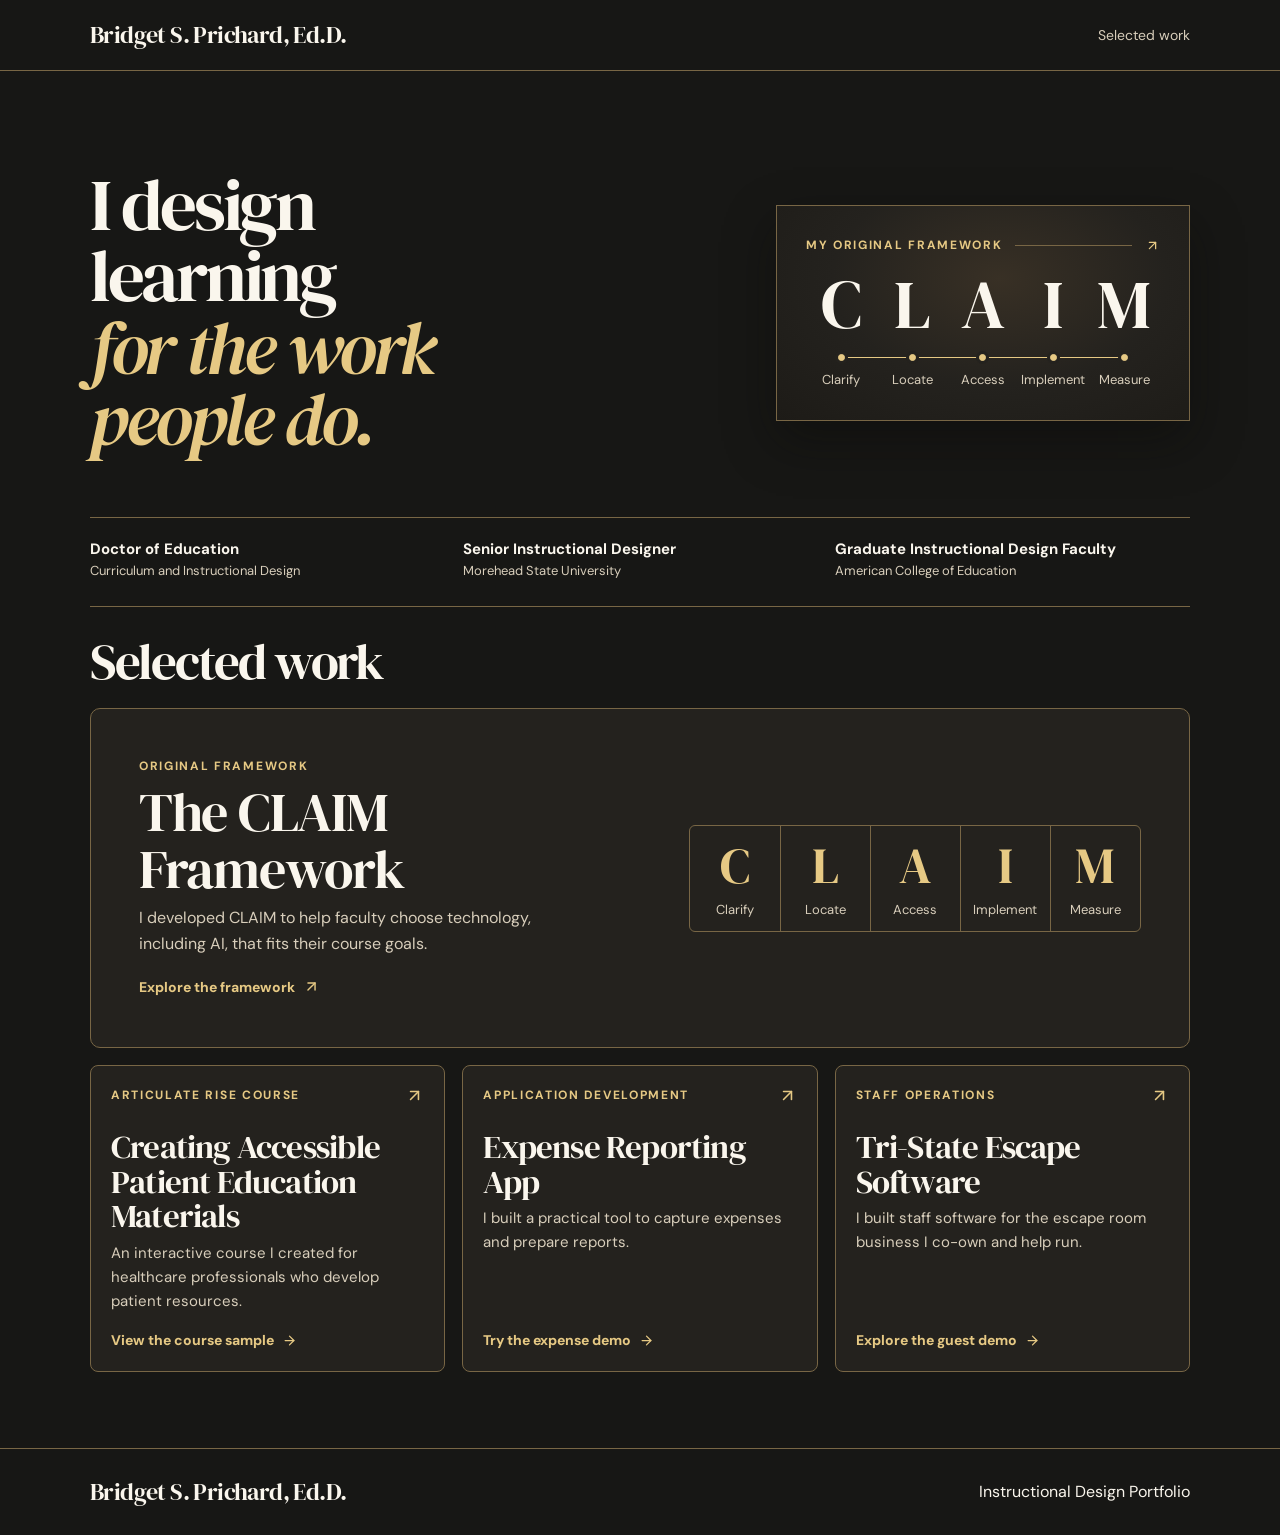
<file: index.html>
<!DOCTYPE html><html lang="en"><head><meta charSet="utf-8"/><link rel="preconnect" href="/" crossorigin=""/><meta name="viewport" content="width=device-width, initial-scale=1"/><link rel="stylesheet" href="/_next/static/chunks/2k5he-opn1d_k.css" data-precedence="next"/><link rel="preload" as="script" fetchPriority="low" href="/_next/static/chunks/1pcw6gskne7pf.js"/><script src="/_next/static/chunks/1wnov70f88xjy.js" async=""></script><script src="/_next/static/chunks/092r-mewpaf3q.js" async=""></script><script src="/_next/static/chunks/0c98xzjfks9hq.js" async=""></script><script src="/_next/static/chunks/turbopack-077hmtqrhcoji.js" async=""></script><script src="/_next/static/chunks/11sh9odyp_7nj.js" async=""></script><script src="/_next/static/chunks/1ua2kfq9s-me6.js" async=""></script><script src="/_next/static/chunks/0t-_f4pui62fd.js" async=""></script><title>Bridget S. Prichard, Ed.D. | Instructional Design Portfolio</title><meta name="description" content="The instructional design portfolio of Bridget S. Prichard, Ed.D. Explore case studies in learning experience design, performance improvement, and responsible AI."/><meta property="og:title" content="Bridget S. Prichard, Ed.D. | Instructional Design Portfolio"/><meta property="og:description" content="The instructional design portfolio of Bridget S. Prichard, Ed.D. Explore case studies in learning experience design, performance improvement, and responsible AI."/><meta property="og:url" content="https://bridgetprichard-droid.github.io/"/><meta property="og:site_name" content="Bridget S. Prichard, Ed.D."/><meta property="og:image" content="https://bridgetprichard-droid.github.io/opengraph-image?88148836dc6d7370"/><meta property="og:image:type" content="image/png"/><meta property="og:image:width" content="1200"/><meta property="og:image:height" content="630"/><meta property="og:image:alt" content="Bridget S. Prichard, Ed.D. | Instructional Design Portfolio"/><meta property="og:type" content="website"/><meta name="twitter:card" content="summary_large_image"/><meta name="twitter:title" content="Bridget S. Prichard, Ed.D. | Instructional Design Portfolio"/><meta name="twitter:description" content="The instructional design portfolio of Bridget S. Prichard, Ed.D. Explore case studies in learning experience design, performance improvement, and responsible AI."/><meta name="twitter:image" content="https://bridgetprichard-droid.github.io/opengraph-image?88148836dc6d7370"/><meta name="twitter:image:alt" content="Bridget S. Prichard, Ed.D. | Instructional Design Portfolio"/><meta name="twitter:image:type" content="image/png"/><meta name="twitter:image:width" content="1200"/><meta name="twitter:image:height" content="630"/><link rel="icon" href="/icon.svg?icon.2_6falyzox0gn.svg" sizes="any" type="image/svg+xml"/><meta name="next-size-adjust" content=""/><script src="/_next/static/chunks/0cz1d0mv5g_q7.js" noModule=""></script></head><body><div hidden=""><!--$--><!--/$--></div><a class="skip-link" href="#main">Skip to content</a><header class="site-header"><div class="shell header-inner"><a class="brand" href="/">Bridget S. Prichard, Ed.D.</a></div></header><main id="main" tabindex="-1"><div class="portfolio-home"><section class="portfolio-masthead" aria-labelledby="intro-title"><div class="portfolio-shell masthead-inner"><div class="masthead-copy"><h1 id="intro-title">I design learning <em>for the work people do.</em></h1></div><a class="claim-wordmark-link" aria-label="Explore the CLAIM case study" href="/work/claim/"><figure class="claim-wordmark"><figcaption class="claim-wordmark-title">My original framework<!-- --> <svg xmlns="http://www.w3.org/2000/svg" width="15" height="15" viewBox="0 0 24 24" fill="none" stroke="currentColor" stroke-width="2" stroke-linecap="round" stroke-linejoin="round" class="lucide lucide-arrow-up-right" aria-hidden="true"><path d="M7 7h10v10"></path><path d="M7 17 17 7"></path></svg></figcaption><ol class="claim-wordmark-stages" role="list" aria-label="CLAIM stages"><li><span class="claim-wordmark-letter" aria-hidden="true">C</span><span class="claim-wordmark-node" aria-hidden="true"></span><span class="claim-wordmark-label">Clarify</span></li><li><span class="claim-wordmark-letter" aria-hidden="true">L</span><span class="claim-wordmark-node" aria-hidden="true"></span><span class="claim-wordmark-label">Locate</span></li><li><span class="claim-wordmark-letter" aria-hidden="true">A</span><span class="claim-wordmark-node" aria-hidden="true"></span><span class="claim-wordmark-label">Access</span></li><li><span class="claim-wordmark-letter" aria-hidden="true">I</span><span class="claim-wordmark-node" aria-hidden="true"></span><span class="claim-wordmark-label">Implement</span></li><li><span class="claim-wordmark-letter" aria-hidden="true">M</span><span class="claim-wordmark-node" aria-hidden="true"></span><span class="claim-wordmark-label">Measure</span></li></ol></figure></a></div><ul class="portfolio-shell masthead-credentials" aria-label="Professional background"><li><strong>Doctor of Education</strong><span>Curriculum and Instructional Design</span></li><li><strong>Senior Instructional Designer</strong><span>Morehead State University</span></li><li><strong>Graduate Instructional Design Faculty</strong><span>American College of Education</span></li></ul></section><section class="portfolio-shell portfolio-work" id="selected-work"><div class="editorial-heading"><h2>Selected work</h2></div><a class="feature-project" href="/work/claim/"><div class="feature-copy"><p class="editorial-label">Original framework</p><h3>The CLAIM Framework</h3><p>I developed CLAIM to help faculty choose technology, including AI, that fits their course goals.</p><span class="project-action">Explore the framework<!-- --> <svg xmlns="http://www.w3.org/2000/svg" width="17" height="17" viewBox="0 0 24 24" fill="none" stroke="currentColor" stroke-width="2" stroke-linecap="round" stroke-linejoin="round" class="lucide lucide-arrow-up-right" aria-hidden="true"><path d="M7 7h10v10"></path><path d="M7 17 17 7"></path></svg></span></div><div class="claim-graphic" aria-hidden="true"><div><span>C</span><span>Clarify</span></div><div><span>L</span><span>Locate</span></div><div><span>A</span><span>Access</span></div><div><span>I</span><span>Implement</span></div><div><span>M</span><span>Measure</span></div></div></a><div class="portfolio-grid"><a class="portfolio-card" href="/work/accessible-patient-education/"><div class="portfolio-card-top"><p class="editorial-label">Articulate Rise course</p><svg xmlns="http://www.w3.org/2000/svg" width="19" height="19" viewBox="0 0 24 24" fill="none" stroke="currentColor" stroke-width="2" stroke-linecap="round" stroke-linejoin="round" class="lucide lucide-arrow-up-right" aria-hidden="true"><path d="M7 7h10v10"></path><path d="M7 17 17 7"></path></svg></div><h3>Creating Accessible Patient Education Materials</h3><p class="portfolio-card-description">An interactive course I created for healthcare professionals who develop patient resources.</p><span class="project-action">View the course sample<!-- --> <svg xmlns="http://www.w3.org/2000/svg" width="15" height="15" viewBox="0 0 24 24" fill="none" stroke="currentColor" stroke-width="2" stroke-linecap="round" stroke-linejoin="round" class="lucide lucide-arrow-right" aria-hidden="true"><path d="M5 12h14"></path><path d="m12 5 7 7-7 7"></path></svg></span></a><a class="portfolio-card" href="/work/expense-tracker/"><div class="portfolio-card-top"><p class="editorial-label">Application development</p><svg xmlns="http://www.w3.org/2000/svg" width="19" height="19" viewBox="0 0 24 24" fill="none" stroke="currentColor" stroke-width="2" stroke-linecap="round" stroke-linejoin="round" class="lucide lucide-arrow-up-right" aria-hidden="true"><path d="M7 7h10v10"></path><path d="M7 17 17 7"></path></svg></div><h3>Expense Reporting App</h3><p class="portfolio-card-description">I built a practical tool to capture expenses and prepare reports.</p><span class="project-action">Try the expense demo<!-- --> <svg xmlns="http://www.w3.org/2000/svg" width="15" height="15" viewBox="0 0 24 24" fill="none" stroke="currentColor" stroke-width="2" stroke-linecap="round" stroke-linejoin="round" class="lucide lucide-arrow-right" aria-hidden="true"><path d="M5 12h14"></path><path d="m12 5 7 7-7 7"></path></svg></span></a><a class="portfolio-card" href="/work/escape-room/"><div class="portfolio-card-top"><p class="editorial-label">Staff operations</p><svg xmlns="http://www.w3.org/2000/svg" width="19" height="19" viewBox="0 0 24 24" fill="none" stroke="currentColor" stroke-width="2" stroke-linecap="round" stroke-linejoin="round" class="lucide lucide-arrow-up-right" aria-hidden="true"><path d="M7 7h10v10"></path><path d="M7 17 17 7"></path></svg></div><h3>Tri-State Escape Software</h3><p class="portfolio-card-description">I built staff software for the escape room business I co-own and help run.</p><span class="project-action">Explore the guest demo<!-- --> <svg xmlns="http://www.w3.org/2000/svg" width="15" height="15" viewBox="0 0 24 24" fill="none" stroke="currentColor" stroke-width="2" stroke-linecap="round" stroke-linejoin="round" class="lucide lucide-arrow-right" aria-hidden="true"><path d="M5 12h14"></path><path d="m12 5 7 7-7 7"></path></svg></span></a></div></section></div><!--$--><!--/$--></main><footer class="site-footer"><div class="shell footer-inner"><a class="brand" href="/">Bridget S. Prichard, Ed.D.</a><p>Instructional Design Portfolio</p></div></footer><script type="application/ld+json">{"@context":"https://schema.org","@type":"Person","name":"Bridget S. Prichard, Ed.D.","jobTitle":"Senior Instructional Designer","worksFor":[{"@type":"Organization","name":"Morehead State University"},{"@type":"Organization","name":"American College of Education"}],"url":"https://bridgetprichard-droid.github.io"}</script><script id="_R_">(globalThis["TURBOPACK"] || (globalThis["TURBOPACK"] = [])).push({"otherChunks":["static/chunks/1pcw6gskne7pf.js","static/chunks/1wnov70f88xjy.js","static/chunks/092r-mewpaf3q.js","static/chunks/0c98xzjfks9hq.js"],"runtimeModuleIds":[94553]});</script><script src="/_next/static/chunks/1pcw6gskne7pf.js" async=""></script><script>(self.__next_f=self.__next_f||[]).push([0])</script><script>self.__next_f.push([1,"1:\"$Sreact.fragment\"\n2:\"/_next/static/chunks/11sh9odyp_7nj.js\"\n3:I[13474,[\"$2\"],\"Navigation\"]\n4:\"/_next/static/chunks/1ua2kfq9s-me6.js\"\n5:I[39756,[\"$4\"],\"default\"]\n6:I[37457,[\"$4\"],\"default\"]\n7:\"/_next/static/chunks/0t-_f4pui62fd.js\"\n8:I[22016,[\"$2\",\"$7\"],\"\"]\na:I[5014,[\"$2\",\"$7\"],\"default\"]\n11:\"ViewportBoundary\"\n12:I[97367,[\"$4\"],\"$11\"]\n14:\"MetadataBoundary\"\n15:I[97367,[\"$4\"],\"$14\"]\n16:\"$Sreact.suspense\"\n18:I[68027,[\"$2\"],\"default\",1]\n:HL[\"/_next/static/chunks/2k5he-opn1d_k.css\",\"style\"]\n:HC[\"/\",\"\"]\n9:[[\"children\",{\"s\":\"__PAGE__\",\"h\":512,\"d\":{\"r\":[\"$\",\"$1\",\"c\",{\"children\":[[\"$\",\"div\",null,{\"className\":\"portfolio-home\",\"children\":[[\"$\",\"section\",null,{\"className\":\"portfolio-masthead\",\"aria-labelledby\":\"intro-title\",\"children\":[[\"$\",\"div\",null,{\"className\":\"portfolio-shell masthead-inner\",\"children\":[[\"$\",\"div\",null,{\"className\":\"masthead-copy\",\"children\":[\"$\",\"h1\",null,{\"id\":\"intro-title\",\"children\":[\"I design learning \",[\"$\",\"em\",null,{\"children\":\"for the work people do.\"}]]}]}],[\"$\",\"$L8\",null,{\"className\":\"claim-wordmark-link\",\"href\":\"/work/claim\",\"aria-label\":\"Explore the CLAIM case study\",\"children\":[\"$\",\"figure\",null,{\"className\":\"claim-wordmark\",\"children\":[[\"$\",\"figcaption\",null,{\"className\":\"claim-wordmark-title\",\"children\":[\"My original framework\",\" \",[\"$\",\"$La\",null,{\"ref\":\"$undefined\",\"icon\":{\"name\":\"arrow-up-right\",\"size\":24,\"node\":[[\"path\",{\"d\":\"M7 7h10v10\",\"key\":\"1tivn9\"}],[\"path\",{\"d\":\"M7 17 17 7\",\"key\":\"1vkiza\"}]]},\"className\":\"$undefined\",\"aria-hidden\":\"true\",\"size\":15}]]}],[\"$\",\"ol\",null,{\"className\":\"claim-wordmark-stages\",\"role\":\"list\",\"aria-label\":\"CLAIM stages\",\"children\":[[\"$\",\"li\",\"C\",{\"children\":[[\"$\",\"span\",null,{\"className\":\"claim-wordmark-letter\",\"aria-hidden\":\"true\",\"children\":\"C\"}],[\"$\",\"span\",null,{\"className\":\"claim-wordmark-node\",\"aria-hidden\":\"true\"}],[\"$\",\"span\",null,{\"className\":\"claim-wordmark-label\",\"children\":\"Clarify\"}]]}],[\"$\",\"li\",\"L\",{\"children\":[[\"$\",\"span\",null,{\"className\":\"claim-wordmark-letter\",\"aria-hidden\":\"true\",\"children\":\"L\"}],[\"$\",\"span\",null,{\"className\":\"claim-wordmark-node\",\"aria-hidden\":\"true\"}],[\"$\",\"span\",null,{\"className\":\"claim-wordmark-label\",\"children\":\"Locate\"}]]}],[\"$\",\"li\",\"A\",{\"children\":[[\"$\",\"span\",null,{\"className\":\"claim-wordmark-letter\",\"aria-hidden\":\"true\",\"children\":\"A\"}],[\"$\",\"span\",null,{\"className\":\"claim-wordmark-node\",\"aria-hidden\":\"true\"}],[\"$\",\"span\",null,{\"className\":\"claim-wordmark-label\",\"children\":\"Access\"}]]}],[\"$\",\"li\",\"I\",{\"children\":[[\"$\",\"span\",null,{\"className\":\"claim-wordmark-letter\",\"aria-hidden\":\"true\",\"children\":\"I\"}],[\"$\",\"span\",null,{\"className\":\"claim-wordmark-node\",\"aria-hidden\":\"true\"}],\"$Lb\"]}],\"$Lc\"]}]]}]}]]}],\"$Ld\"]}],\"$Le\"]}],[\"$Lf\"],\"$L10\"]}],\"p\":false,\"v\":null}}]]\n0:{\"P\":null,\"c\":[\"\",\"\"],\"q\":\"\",\"i\":false,\"t\":{\"t\":{\"s\":\"\",\"h\":528,\"d\":{\"r\":[\"$\",\"$1\",\"c\",{\"children\":[[[\"$\",\"link\",\"0\",{\"rel\":\"stylesheet\",\"href\":\"/_next/static/chunks/2k5he-opn1d_k.css\",\"precedence\":\"next\",\"crossOrigin\":\"$undefined\",\"nonce\":\"$undefined\"}],[\"$\",\"script\",\"script-0\",{\"src\":\"/_next/static/chunks/11sh9odyp_7nj.js\",\"async\":true,\"nonce\":\"$undefined\"}]],[\"$\",\"html\",null,{\"lang\":\"en\",\"children\":[\"$\",\"body\",null,{\"children\":[[\"$\",\"a\",null,{\"className\":\"skip-link\",\"href\":\"#main\",\"children\":\"Skip to content\"}],[\"$\",\"$L3\",null,{}],[\"$\",\"main\",null,{\"id\":\"main\",\"tabIndex\":-1,\"children\":[\"$\",\"$L5\",null,{\"parallelRouterKey\":\"children\",\"error\":\"$undefined\",\"errorStyles\":\"$undefined\",\"errorScripts\":\"$undefined\",\"template\":[\"$\",\"$L6\",null,{}],\"templateStyles\":\"$undefined\",\"templateScripts\":\"$undefined\",\"notFound\":[[[\"$\",\"title\",null,{\"children\":\"404: This page could not be found.\"}],[\"$\",\"div\",null,{\"style\":{\"fontFamily\":\"system-ui,\\\"Segoe UI\\\",Roboto,Helvetica,Arial,sans-serif,\\\"Apple Color Emoji\\\",\\\"Segoe UI Emoji\\\"\",\"height\":\"100vh\",\"textAlign\":\"center\",\"display\":\"flex\",\"flexDirection\":\"column\",\"alignItems\":\"center\",\"justifyContent\":\"center\"},\"children\":[\"$\",\"div\",null,{\"children\":[[\"$\",\"style\",null,{\"dangerouslySetInnerHTML\":{\"__html\":\"body{color:#000;background:#fff;margin:0}.next-error-h1{border-right:1px solid rgba(0,0,0,.3)}@media (prefers-color-scheme:dark){body{color:#fff;background:#000}.next-error-h1{border-right:1px solid rgba(255,255,255,.3)}}\"}}],[\"$\",\"h1\",null,{\"className\":\"next-error-h1\",\"style\":{\"display\":\"inline-block\",\"margin\":\"0 20px 0 0\",\"padding\":\"0 23px 0 0\",\"fontSize\":24,\"fontWeight\":500,\"verticalAlign\":\"top\",\"lineHeight\":\"49px\"},\"children\":404}],[\"$\",\"div\",null,{\"style\":{\"display\":\"inline-block\"},\"children\":[\"$\",\"h2\",null,{\"style\":{\"fontSize\":14,\"fontWeight\":400,\"lineHeight\":\"49px\",\"margin\":0},\"children\":\"This page could not be found.\"}]}]]}]}]],[]],\"forbidden\":\"$undefined\",\"unauthorized\":\"$undefined\"}]}],[\"$\",\"footer\",null,{\"className\":\"site-footer\",\"children\":[\"$\",\"div\",null,{\"className\":\"shell footer-inner\",\"children\":[[\"$\",\"$L8\",null,{\"className\":\"brand\",\"href\":\"/\",\"children\":\"Bridget S. Prichard, Ed.D.\"}],[\"$\",\"p\",null,{\"children\":\"Instructional Design Portfolio\"}]]}]}],[\"$\",\"script\",null,{\"type\":\"application/ld+json\",\"dangerouslySetInnerHTML\":{\"__html\":\"{\\\"@context\\\":\\\"https://schema.org\\\",\\\"@type\\\":\\\"Person\\\",\\\"name\\\":\\\"Bridget S. Prichard, Ed.D.\\\",\\\"jobTitle\\\":\\\"Senior Instructional Designer\\\",\\\"worksFor\\\":[{\\\"@type\\\":\\\"Organization\\\",\\\"name\\\":\\\"Morehead State University\\\"},{\\\"@type\\\":\\\"Organization\\\",\\\"name\\\":\\\"American College of Education\\\"}],\\\"url\\\":\\\"https://bridgetprichard-droid.github.io\\\"}\"}}]]}]}]]}],\"p\":false,\"v\":null},\"c\":\"$Q9\"},\"h\":{\"r\":[\"$\",\"$1\",\"h\",{\"children\":[null,[\"$\",\"$L12\",null,{\"children\":\"$L13\"}],[\"$\",\"$L15\",null,{\"children\":[[\"$\",\"div\",null,{\"hidden\":true,\"children\":[\"$\",\"$16\",null,{\"name\":\"Next.Metadata\",\"children\":\"$L17\"}]}],null]}],[\"$\",\"meta\",null,{\"name\":\"next-size-adjust\",\"content\":\"\"}]]}],\"p\":false,\"v\":null}},\"m\":\"$undefined\",\"G\":[\"$18\",[[\"$\",\"link\",\"0\",{\"rel\":\"stylesheet\",\"href\":\"/_next/static/chunks/2k5he-opn1d_k.css\",\"precedence\":\"next\",\"crossOrigin\":\"$undefined\",\"nonce\":\"$undefined\"}]]],\"S\":true,\"r\":\"$undefined\",\"s\":\"$undefined\",\"a\":\"$undefined\",\"l\":\"$undefined\",\"p\":\"$undefined\",\"d\":\"$undefined\",\"b\":\"dVgQz8eu0onLOFOBLwSHc\"}\n19:I[97367,[\"$4\"],\"OutletBoundary\"]\nb:[\"$\",\"span\",null,{\"className\":\"claim-wordmark-label\",\"children\":\"Implement\"}]\nc:[\"$\",\"li\",\"M\",{\"children\":[[\"$\",\"span\",null,{\"className\":\"claim-wordmark-letter\",\"aria-hidden\":\"true\",\"children\":\"M\"}],[\"$\",\"span\",null,{\"className\":\"claim-wordmark-node\",\"aria-hidden\":\"true\"}],[\"$\",\"span\",null,{\"className\":\"claim-wordmark-label\",\"children\":\"Measure\"}]]}]\nd:[\"$\",\"ul\",null,{\"className\":\"portfolio-shell masthead-credentials\",\"aria-label\":\"Professional background\",\"children\":[[\"$\",\"li\",null,{\"children\":[[\"$\",\"strong\",null,{\"children\":\"Doctor of Education\"}],[\"$\",\"span\",null,{\"children\":\"Curriculum and Instructional Design\"}]]}],[\"$\",\"li\",null,{\"children\":[[\"$\",\"strong\",null,{\"children\":\"Senior Instructional Designer\"}],[\"$\",\"span\",null,{\"children\":\"Morehead State University\"}]]}],[\"$\",\"li\",null,{\"children\":[[\"$\",\"strong\",null,{\"children\":\"Graduate Instructional Design Faculty\"}],[\"$\",\"span\",null,{\"children\":\"American College of Education\"}]]}]]}]\ne:[\"$\",\"section\",null,{\"className\":\"portfolio-shell portfolio-work\",\"id\":\"selected-work\",\"children\":[[\"$\",\"div\",null,{\"className\":\"editorial-heading\",\"children\":[\"$\",\"h2\",null,{\"children\":\"Selected work\"}]}],[\"$\",\"$L8\",null,{\"className\":\"feature-project\",\"href\":\"/work/claim\",\"children\":[[\"$\",\"div\",null,{\"className\":\"feature-copy\",\"children\":[[\"$\",\"p\",null,{\"className\":\"editorial-label\",\"children\":\"Original framework\"}],[\"$\",\"h3\",null,{\"children\":\"The CLAIM Framework\"}],[\"$\",\"p\",null,{\"children\":\"I developed CLAIM to help faculty choose technology, including AI, that fits their course goals.\"}],[\"$\",\"span\",null,{\"className\":\"project-action\",\"children\":[\"Explore the framework\",\" \",[\"$\",\"$La\",null,{\"ref\":\"$undefined\",\"icon\":\"$9:0:1:d:r:props:children:0:props:children:0:props:children:0:props:children:1:props:children:props:children:0:props:children:2:props:icon\",\"className\":\"$undefined\",\"size\":17,\"aria-hidden\":\"true\"}]]}]]}],[\"$\",\"div\",null,{\"className\":\"claim-graphic\",\"aria-hidden\":\"true\",\"children\":[[\"$\",\"div\",\"C\",{\"children\":[[\"$\",\"span\",null,{\"children\":\"C\"}],[\"$\",\"span\",null,{\"children\":\"Clarify\"}]]}],[\"$\",\"div\",\"L\",{\"children\":[[\"$\",\"span\",null,{\"children\":\"L\"}],[\"$\",\"span\",null,{\"children\":\"Locate\"}]]}],[\"$\",\"div\",\"A\",{\"children\":[[\"$\",\"span\",null,{\"children\":\"A\"}],[\"$\",\"span\",null,{\"children\":\"Access\"}]]}],[\"$\",\"div\",\"I\",{\"children\":[[\"$\",\"span\",null,{\"children\":\"I\"}],[\"$\",\"span\",null,{\"children\":\"Implement\"}]]}],[\"$\",\"div\",\"M\",{\"children\":[[\"$\",\"span\",null,{\"children\":\"M\"}],[\"$\",\"span\",null,{\"children\":\"Measure\"}]]}]]}]]}],[\"$\",\"div\",null,{\"className\":\"portfolio-grid\",\"children\":[[\"$\",\"$L8\",\"accessible-patient-education\",{\"className\":\"portfolio-card\",\"href\":\"/work/accessible-patient-education\",\"children\":[[\"$\",\"div\",null,{\"className\":\"portfolio-card-top\",\"children\":[[\"$\",\"p\",null,{\"className\":\"editorial-label\",\"children\":\"Articulate Rise course\"}],[\"$\",\"$La\",null,{\"ref\":\"$undefined\",\"icon\":\"$9:0:1:d:r:props:children:0:props:children:0:props:children:0:props:children:1:props:children:props:children:0:props:children:2:props:icon\",\"className\":\"$undefined\",\"aria-hidden\":\"true\",\"size\":19}]]}],[\"$\",\"h3\",null,{\"children\":\"Creating Accessible Patient Education Materials\"}],[\"$\",\"p\",null,{\"className\":\"portfolio-card-description\",\"children\":\"An interactive course I created for healthcare professionals who develop patient resources.\"}],[\"$\",\"span\",null,{\"className\":\"project-action\",\"children\":[\"View the course sample\",\" \",[\"$\",\"$La\",null,{\"ref\":\"$undefined\",\"icon\":{\"name\":\"arrow-right\",\"size\":24,\"node\":[[\"path\",{\"d\":\"M5 12h14\",\"key\":\"1ays0h\"}],[\"path\",{\"d\":\"m12 5 7 7-7 7\",\"key\":\"xquz4c\"}]]},\"className\":\"$undefined\",\"size\":15,\"aria-hidden\":\"true\"}]]}]]}],[\"$\",\"$L8\",\"expense-tracker\",{\"className\":\"portfolio-card\",\"href\":\"/work/expense-tracker\",\"children\":[[\"$\",\"div\",null,{\"className\":\"portfolio-card-top\",\"children\":[[\"$\",\"p\",null,{\"className\":\"editorial-label\",\"children\":\"Application development\"}],[\"$\",\"$La\",null,{\"ref\":\"$undefined\",\"icon\":\"$9:0:1:d:r:props:children:0:props:children:0:props:children:0:props:children:1:props:children:props:children:0:props:children:2:props:icon\",\"className\":\"$undefined\",\"aria-hidden\":\"true\",\"size\":19}]]}],[\"$\",\"h3\",null,{\"children\":\"Expense Reporting App\"}],[\"$\",\"p\",null,{\"className\":\"portfolio-card-description\",\"children\":\"I built a practical tool to capture expenses and prepare reports.\"}],[\"$\",\"span\",null,{\"className\":\"project-action\",\"children\":[\"Try the expense demo\",\" \",[\"$\",\"$La\",null,{\"ref\":\"$undefined\",\"icon\":\"$e:props:children:2:props:children:0:props:children:3:props:children:2:props:icon\",\"className\":\"$undefined\",\"size\":15,\"aria-hidden\":\"true\"}]]}]]}],[\"$\",\"$L8\",\"escape-room\",{\"className\":\"portfolio-card\",\"href\":\"/work/escape-room\",\"children\":[[\"$\",\"div\",null,{\"className\":\"portfolio-card-top\",\"children\":[[\"$\",\"p\",null,{\"className\":\"editorial-label\",\"children\":\"Staff operations\"}],[\"$\",\"$La\",null,{\"ref\":\"$undefined\",\"icon\":\"$9:0:1:d:r:props:children:0:props:children:0:props:children:0:props:children:1:props:children:props:children:0:props:children:2:props:icon\",\"className\":\"$undefined\",\"aria-hidden\":\"true\",\"size\":19}]]}],[\"$\",\"h3\",null,{\"children\":\"Tri-State Escape Software\"}],[\"$\",\"p\",null,{\"className\":\"portfolio-card-description\",\"children\":\"I built staff software for the escape room business I co-own and help run.\"}],[\"$\",\"span\",null,{\"className\":\"project-action\",\"children\":[\"Explore the guest demo\",\" \",[\"$\",\"$La\",null,{\"ref\":\"$undefined\",\"icon\":\"$e:props:children:2:props:children:0:props:children:3:props:children:2:props:icon\",\"className\":\"$undefined\",\"size\":15,\"aria-hidden\":\"true\"}]]}]]}]]}]]}]\nf:[\"$\",\"script\",\"script-0\",{\"src\":\"/_next/static/chunks/0t-_f4pui62fd.js\",\"async\":true,\"nonce\":\"$undefined\"}]\n10:[\"$\",\"$L19\",null,{\"children\":[\"$\",\"$16\",null,{\"name\":\"Next.MetadataOutlet\",\"children\":\"$@1a\"}]}]\n13:[[\"$\",\"meta\",\"0\",{\"charSet\":\"utf-8\"}],[\"$\",\"meta\",\"1\",{\"name\":\"viewport\",\"content\":\"width=device-width, initial-scale=1\"}]]\n1b:I[27201,[\"$4\"],\"IconMark\"]\n17:[[\"$\",\"title\",\"0\",{\"children\":\"Bridget S. Prichard, Ed.D. | Instructional Design Portfolio\"}],[\"$\",\"meta\",\"1\",{\"name\":\"description\",\"content\":\"The instructional design portfolio of Bridget S. Prichard, Ed.D. Explore case studies in learning experience design, performance improvement, and responsible AI.\"}],[\"$\",\"meta\",\"2\",{\"property\":\"og:title\",\"content\":\"Bridget S. Prichard, Ed.D. | Instructional Design Portfolio\"}],[\"$\",\"meta\",\"3\",{\"property\":\"og:description\",\"content\":\"The instructional design portfolio of Bridget S. Prichard, Ed.D. Explore case studies in learning experience design, performance improvement, and responsible AI.\"}],[\"$\",\"meta\",\"4\",{\"property\":\"og:url\",\"content\":\"https://bridgetprichard-droid.github.io/\"}],[\"$\",\"meta\",\"5\",{\"property\":\"og:site_name\",\"content\":\"Bridget S. Prichard, Ed.D.\"}],[\"$\",\"meta\",\"6\",{\"property\":\"og:image\",\"content\":\"https://bridgetprichard-droid.github.io/opengraph-image?88148836dc6d7370\"}],[\"$\",\"meta\",\"7\",{\"property\":\"og:image:type\",\"content\":\"image/png\"}],[\"$\",\"meta\",\"8\",{\"property\":\"og:image:width\",\"content\":\"1200\"}],[\"$\",\"meta\",\"9\",{\"property\":\"og:image:height\",\"content\":\"630\"}],[\"$\",\"meta\",\"10\",{\"property\":\"og:image:alt\",\"content\":\"Bridget S. Prichard, Ed.D. | Instructional Design Portfolio\"}],[\"$\",\"meta\",\"11\",{\"property\":\"og:type\",\"content\":\"website\"}],[\"$\",\"meta\",\"12\",{\"name\":\"twitter:card\",\"content\":\"summary_large_image\"}],[\"$\",\"meta\",\"13\",{\"name\":\"twitter:title\",\"content\":\"Bridget S. Prichard, Ed.D. | Instructional Design Portfolio\"}],[\"$\",\"meta\",\"14\",{\"name\":\"twitter:description\",\"content\":\"The instructional design portfolio of Bridget S. Prichard, Ed.D. Explore case studies in learning experience design, performance improvement, and responsible AI.\"}],[\"$\",\"meta\",\"15\",{\"name\":\"twitter:image\",\"content\":\"https://bridgetprichard-droid.github.io/opengraph-image?88148836dc6d7370\"}],[\"$\",\"meta\",\"16\",{\"name\":\"twitter:image:alt\",\"content\":\"Bridget S. Prichard, Ed.D. | Instructional Design Portfolio\"}],[\"$\",\"meta\",\"17\",{\"name\":\"twitter:image:type\",\"content\":\"image/png\"}],[\"$\",\"meta\",\"18\",{\"name\":\"twitter:image:width\",\"content\":\"1200\"}],[\"$\",\"meta\",\"19\",{\"name\":\"twitter:image:height\",\"content\":\"630\"}],[\"$\",\"link\",\"20\",{\"rel\":\"icon\",\"href\":\"/icon.svg?icon.2_6falyzox0gn.svg\",\"sizes\":\"any\",\"type\":\"image/svg+xml\"}],[\"$\",\"$L1b\",\"21\",{}]]\n1a:null\n"])</script></body></html>
</file>
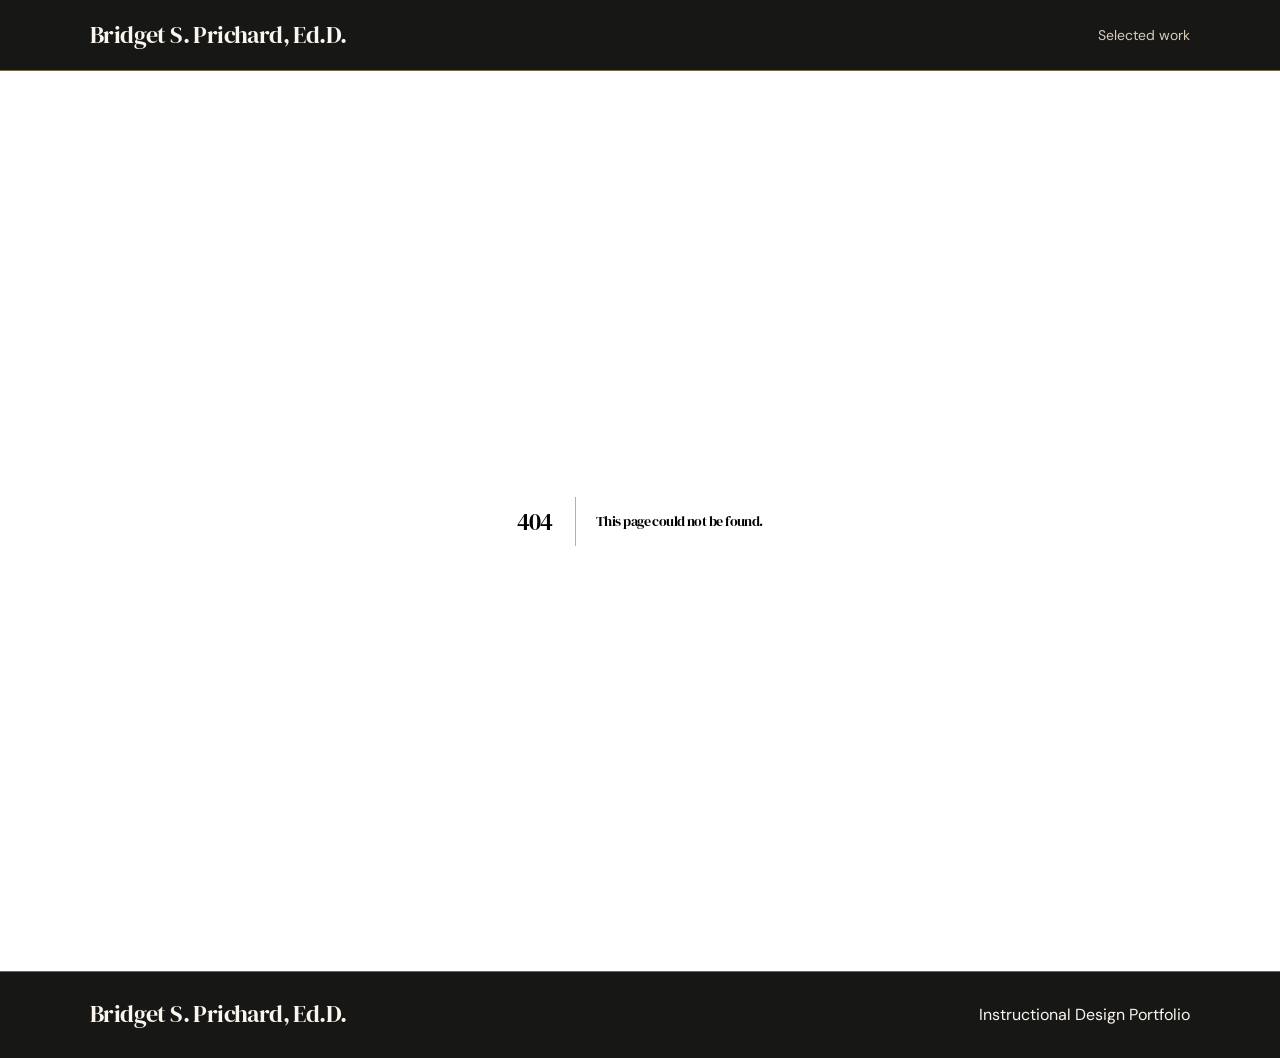
<file: 404/index.html>
<!DOCTYPE html><html lang="en"><head><meta charSet="utf-8"/><meta name="viewport" content="width=device-width, initial-scale=1"/><link rel="stylesheet" href="/_next/static/chunks/2k5he-opn1d_k.css" data-precedence="next"/><link rel="preload" as="script" fetchPriority="low" href="/_next/static/chunks/1pcw6gskne7pf.js"/><script src="/_next/static/chunks/1wnov70f88xjy.js" async=""></script><script src="/_next/static/chunks/092r-mewpaf3q.js" async=""></script><script src="/_next/static/chunks/0c98xzjfks9hq.js" async=""></script><script src="/_next/static/chunks/turbopack-077hmtqrhcoji.js" async=""></script><script src="/_next/static/chunks/11sh9odyp_7nj.js" async=""></script><script src="/_next/static/chunks/1ua2kfq9s-me6.js" async=""></script><meta name="robots" content="noindex"/><title>Bridget S. Prichard, Ed.D. | Instructional Design Portfolio</title><meta name="description" content="The instructional design portfolio of Bridget S. Prichard, Ed.D. Explore case studies in learning experience design, performance improvement, and responsible AI."/><meta property="og:title" content="Bridget S. Prichard, Ed.D. | Instructional Design Portfolio"/><meta property="og:description" content="The instructional design portfolio of Bridget S. Prichard, Ed.D. Explore case studies in learning experience design, performance improvement, and responsible AI."/><meta property="og:url" content="https://bridgetprichard-droid.github.io/"/><meta property="og:site_name" content="Bridget S. Prichard, Ed.D."/><meta property="og:image" content="https://bridgetprichard-droid.github.io/opengraph-image?88148836dc6d7370"/><meta property="og:image:type" content="image/png"/><meta property="og:image:width" content="1200"/><meta property="og:image:height" content="630"/><meta property="og:image:alt" content="Bridget S. Prichard, Ed.D. | Instructional Design Portfolio"/><meta property="og:type" content="website"/><meta name="twitter:card" content="summary_large_image"/><meta name="twitter:title" content="Bridget S. Prichard, Ed.D. | Instructional Design Portfolio"/><meta name="twitter:description" content="The instructional design portfolio of Bridget S. Prichard, Ed.D. Explore case studies in learning experience design, performance improvement, and responsible AI."/><meta name="twitter:image" content="https://bridgetprichard-droid.github.io/opengraph-image?88148836dc6d7370"/><meta name="twitter:image:alt" content="Bridget S. Prichard, Ed.D. | Instructional Design Portfolio"/><meta name="twitter:image:type" content="image/png"/><meta name="twitter:image:width" content="1200"/><meta name="twitter:image:height" content="630"/><link rel="icon" href="/icon.svg?icon.2_6falyzox0gn.svg" sizes="any" type="image/svg+xml"/><meta name="next-size-adjust" content=""/><title>404: This page could not be found.</title><script src="/_next/static/chunks/0cz1d0mv5g_q7.js" noModule=""></script></head><body><div hidden=""><!--$--><!--/$--></div><a class="skip-link" href="#main">Skip to content</a><header class="site-header"><div class="shell header-inner"><a class="brand" href="/">Bridget S. Prichard, Ed.D.</a><nav class="portfolio-nav" aria-label="Primary"><a href="/#selected-work">Selected work</a></nav></div></header><main id="main" tabindex="-1"><div style="font-family:system-ui,&quot;Segoe UI&quot;,Roboto,Helvetica,Arial,sans-serif,&quot;Apple Color Emoji&quot;,&quot;Segoe UI Emoji&quot;;height:100vh;text-align:center;display:flex;flex-direction:column;align-items:center;justify-content:center"><div><style>body{color:#000;background:#fff;margin:0}.next-error-h1{border-right:1px solid rgba(0,0,0,.3)}@media (prefers-color-scheme:dark){body{color:#fff;background:#000}.next-error-h1{border-right:1px solid rgba(255,255,255,.3)}}</style><h1 class="next-error-h1" style="display:inline-block;margin:0 20px 0 0;padding:0 23px 0 0;font-size:24px;font-weight:500;vertical-align:top;line-height:49px">404</h1><div style="display:inline-block"><h2 style="font-size:14px;font-weight:400;line-height:49px;margin:0">This page could not be found.</h2></div></div></div><!--$--><!--/$--></main><footer class="site-footer"><div class="shell footer-inner"><a class="brand" href="/">Bridget S. Prichard, Ed.D.</a><p>Instructional Design Portfolio</p></div></footer><script type="application/ld+json">{"@context":"https://schema.org","@type":"Person","name":"Bridget S. Prichard, Ed.D.","jobTitle":"Senior Instructional Designer","worksFor":[{"@type":"Organization","name":"Morehead State University"},{"@type":"Organization","name":"American College of Education"}],"url":"https://bridgetprichard-droid.github.io"}</script><script id="_R_">(globalThis["TURBOPACK"] || (globalThis["TURBOPACK"] = [])).push({"otherChunks":["static/chunks/1pcw6gskne7pf.js","static/chunks/1wnov70f88xjy.js","static/chunks/092r-mewpaf3q.js","static/chunks/0c98xzjfks9hq.js"],"runtimeModuleIds":[94553]});</script><script src="/_next/static/chunks/1pcw6gskne7pf.js" async=""></script><script>(self.__next_f=self.__next_f||[]).push([0])</script><script>self.__next_f.push([1,"1:\"$Sreact.fragment\"\n2:\"/_next/static/chunks/11sh9odyp_7nj.js\"\n3:I[13474,[\"$2\"],\"Navigation\"]\n4:\"/_next/static/chunks/1ua2kfq9s-me6.js\"\n5:I[39756,[\"$4\"],\"default\"]\n6:I[37457,[\"$4\"],\"default\"]\n7:I[22016,[\"$2\"],\"\"]\nb:I[97367,[\"$4\"],\"OutletBoundary\"]\nc:\"$Sreact.suspense\"\ne:\"ViewportBoundary\"\nf:I[97367,[\"$4\"],\"$e\"]\n11:\"MetadataBoundary\"\n12:I[97367,[\"$4\"],\"$11\"]\n14:I[68027,[\"$2\"],\"default\",1]\n:HL[\"/_next/static/chunks/2k5he-opn1d_k.css\",\"style\"]\n9:X\na:[[\"children\",{\"s\":\"__PAGE__\",\"h\":512,\"d\":{\"r\":[\"$\",\"$1\",\"c\",{\"children\":[[[\"$\",\"title\",null,{\"children\":\"404: This page could not be found.\"}],[\"$\",\"div\",null,{\"style\":\"$0:t:t:d:r:props:children:1:props:children:props:children:2:props:children:props:notFound:0:1:props:style\",\"children\":[\"$\",\"div\",null,{\"children\":[[\"$\",\"style\",null,{\"dangerouslySetInnerHTML\":{\"__html\":\"body{color:#000;background:#fff;margin:0}.next-error-h1{border-right:1px solid rgba(0,0,0,.3)}@media (prefers-color-scheme:dark){body{color:#fff;background:#000}.next-error-h1{border-right:1px solid rgba(255,255,255,.3)}}\"}}],[\"$\",\"h1\",null,{\"className\":\"next-error-h1\",\"style\":\"$0:t:t:d:r:props:children:1:props:children:props:children:2:props:children:props:notFound:0:1:props:children:props:children:1:props:style\",\"children\":404}],[\"$\",\"div\",null,{\"style\":\"$0:t:t:d:r:props:children:1:props:children:props:children:2:props:children:props:notFound:0:1:props:children:props:children:2:props:style\",\"children\":[\"$\",\"h2\",null,{\"style\":\"$0:t:t:d:r:props:children:1:props:children:props:children:2:props:children:props:notFound:0:1:props:children:props:children:2:props:children:props:style\",\"children\":\"This page could not be found.\"}]}]]}]}]],null,[\"$\",\"$Lb\",null,{\"children\":[\"$\",\"$c\",null,{\"name\":\"Next.MetadataOutlet\",\"children\":\"$@d\"}]}]]}],\"p\":false,\"v\":null}}]]\n8:[[\"children\",{\"s\":\"/_not-found\",\"h\":512,\"d\":{\"r\":[\"$\",\"$1\",\"c\",{\"children\":[null,[\"$\",\"$L5\",null,{\"parallelRouterKey\":\"children\",\"error\":\"$undefined\",\"errorStyles\":\"$undefined\",\"errorScripts\":\"$undefined\",\"template\":[\"$\",\"$L6\",null,{}],\"templateStyles\":\"$undefined\",\"templateScripts\":\"$undefined\",\"notFound\":\"$undefined\",\"forbidden\":\"$undefined\",\"unauthorized\":\"$undefined\"}]]}],\"p\":false,\"v\":\"$9\"},\"c\":\"$Qa\"}]]\n0:{\"P\":null,\"c\":[\"\",\"_not-found\",\"\"],\"q\":\"\",\"i\":false,\"t\":{\"t\":{\"s\":\"\",\"h\":528,\"d\":{\"r\":[\"$\",\"$1\",\"c\",{\"children\":[[[\"$\",\"link\",\"0\",{\"rel\":\"stylesheet\",\"href\":\"/_next/static/chunks/2k5he-opn1d_k.css\",\"precedence\":\"next\",\"crossOrigin\":\"$undefined\",\"nonce\":\"$undefined\"}],[\"$\",\"script\",\"script-0\",{\"src\":\"/_next/static/chunks/11sh9odyp_7nj.js\",\"async\":true,\"nonce\":\"$undefined\"}]],[\"$\",\"html\",null,{\"lang\":\"en\",\"children\":[\"$\",\"body\",null,{\"children\":[[\"$\",\"a\",null,{\"className\":\"skip-link\",\"href\":\"#main\",\"children\":\"Skip to content\"}],[\"$\",\"$L3\",null,{}],[\"$\",\"main\",null,{\"id\":\"main\",\"tabIndex\":-1,\"children\":[\"$\",\"$L5\",null,{\"parallelRouterKey\":\"children\",\"error\":\"$undefined\",\"errorStyles\":\"$undefined\",\"errorScripts\":\"$undefined\",\"template\":[\"$\",\"$L6\",null,{}],\"templateStyles\":\"$undefined\",\"templateScripts\":\"$undefined\",\"notFound\":[[[\"$\",\"title\",null,{\"children\":\"404: This page could not be found.\"}],[\"$\",\"div\",null,{\"style\":{\"fontFamily\":\"system-ui,\\\"Segoe UI\\\",Roboto,Helvetica,Arial,sans-serif,\\\"Apple Color Emoji\\\",\\\"Segoe UI Emoji\\\"\",\"height\":\"100vh\",\"textAlign\":\"center\",\"display\":\"flex\",\"flexDirection\":\"column\",\"alignItems\":\"center\",\"justifyContent\":\"center\"},\"children\":[\"$\",\"div\",null,{\"children\":[[\"$\",\"style\",null,{\"dangerouslySetInnerHTML\":{\"__html\":\"body{color:#000;background:#fff;margin:0}.next-error-h1{border-right:1px solid rgba(0,0,0,.3)}@media (prefers-color-scheme:dark){body{color:#fff;background:#000}.next-error-h1{border-right:1px solid rgba(255,255,255,.3)}}\"}}],[\"$\",\"h1\",null,{\"className\":\"next-error-h1\",\"style\":{\"display\":\"inline-block\",\"margin\":\"0 20px 0 0\",\"padding\":\"0 23px 0 0\",\"fontSize\":24,\"fontWeight\":500,\"verticalAlign\":\"top\",\"lineHeight\":\"49px\"},\"children\":404}],[\"$\",\"div\",null,{\"style\":{\"display\":\"inline-block\"},\"children\":[\"$\",\"h2\",null,{\"style\":{\"fontSize\":14,\"fontWeight\":400,\"lineHeight\":\"49px\",\"margin\":0},\"children\":\"This page could not be found.\"}]}]]}]}]],[]],\"forbidden\":\"$undefined\",\"unauthorized\":\"$undefined\"}]}],[\"$\",\"footer\",null,{\"className\":\"site-footer\",\"children\":[\"$\",\"div\",null,{\"className\":\"shell footer-inner\",\"children\":[[\"$\",\"$L7\",null,{\"className\":\"brand\",\"href\":\"/\",\"children\":\"Bridget S. Prichard, Ed.D.\"}],[\"$\",\"p\",null,{\"children\":\"Instructional Design Portfolio\"}]]}]}],[\"$\",\"script\",null,{\"type\":\"application/ld+json\",\"dangerouslySetInnerHTML\":{\"__html\":\"{\\\"@context\\\":\\\"https://schema.org\\\",\\\"@type\\\":\\\"Person\\\",\\\"name\\\":\\\"Bridget S. Prichard, Ed.D.\\\",\\\"jobTitle\\\":\\\"Senior Instructional Designer\\\",\\\"worksFor\\\":[{\\\"@type\\\":\\\"Organization\\\",\\\"name\\\":\\\"Morehead State University\\\"},{\\\"@type\\\":\\\"Organization\\\",\\\"name\\\":\\\"American College of Education\\\"}],\\\"url\\\":\\\"https://bridgetprichard-droid.github.io\\\"}\"}}]]}]}]]}],\"p\":false,\"v\":null},\"c\":\"$Q8\"},\"h\":{\"r\":[\"$\",\"$1\",\"h\",{\"children\":[[\"$\",\"meta\",null,{\"name\":\"robots\",\"content\":\"noindex\"}],[\"$\",\"$Lf\",null,{\"children\":\"$L10\"}],[\"$\",\"$L12\",null,{\"children\":[[\"$\",\"div\",null,{\"hidden\":true,\"children\":[\"$\",\"$c\",null,{\"name\":\"Next.Metadata\",\"children\":\"$L13\"}]}],null]}],[\"$\",\"meta\",null,{\"name\":\"next-size-adjust\",\"content\":\"\"}]]}],\"p\":false,\"v\":null}},\"m\":\"$undefined\",\"G\":[\"$14\",[[\"$\",\"link\",\"0\",{\"rel\":\"stylesheet\",\"href\":\"/_next/static/chunks/2k5he-opn1d_k.css\",\"precedence\":\"next\",\"crossOrigin\":\"$undefined\",\"nonce\":\"$undefined\"}]]],\"S\":true,\"r\":\"$undefined\",\"s\":\"$undefined\",\"a\":\"$undefined\",\"l\":\"$undefined\",\"p\":\"$undefined\",\"d\":\"$undefined\",\"b\":\"dVgQz8eu0onLOFOBLwSHc\"}\n9:C\n10:[[\"$\",\"meta\",\"0\",{\"charSet\":\"utf-8\"}],[\"$\",\"meta\",\"1\",{\"name\":\"viewport\",\"content\":\"width=device-width, initial-scale=1\"}]]\n15:I[27201,[\"$4\"],\"IconMark\"]\nd:null\n13:[[\"$\",\"title\",\"0\",{\"children\":\"Bridget S. Prichard, Ed.D. | Instructional Design Portfolio\"}],[\"$\",\"meta\",\"1\",{\"name\":\"description\",\"content\":\"The instructional design portfolio of Bridget S. Prichard, Ed.D. Explore case studies in learning experience design, performance improvement, and responsible AI.\"}],[\"$\",\"meta\",\"2\",{\"property\":\"og:title\",\"content\":\"Bridget S. Prichard, Ed.D. | Instructional Design Portfolio\"}],[\"$\",\"meta\",\"3\",{\"property\":\"og:description\",\"content\":\"The instructional design portfolio of Bridget S. Prichard, Ed.D. Explore case studies in learning experience design, performance improvement, and responsible AI.\"}],[\"$\",\"meta\",\"4\",{\"property\":\"og:url\",\"content\":\"https://bridgetprichard-droid.github.io/\"}],[\"$\",\"meta\",\"5\",{\"property\":\"og:site_name\",\"content\":\"Bridget S. Prichard, Ed.D.\"}],[\"$\",\"meta\",\"6\",{\"property\":\"og:image\",\"content\":\"https://bridgetprichard-droid.github.io/opengraph-image?88148836dc6d7370\"}],[\"$\",\"meta\",\"7\",{\"property\":\"og:image:type\",\"content\":\"image/png\"}],[\"$\",\"meta\",\"8\",{\"property\":\"og:image:width\",\"content\":\"1200\"}],[\"$\",\"meta\",\"9\",{\"property\":\"og:image:height\",\"content\":\"630\"}],[\"$\",\"meta\",\"10\",{\"property\":\"og:image:alt\",\"content\":\"Bridget S. Prichard, Ed.D. | Instructional Design Portfolio\"}],[\"$\",\"meta\",\"11\",{\"property\":\"og:type\",\"content\":\"website\"}],[\"$\",\"meta\",\"12\",{\"name\":\"twitter:card\",\"content\":\"summary_large_image\"}],[\"$\",\"meta\",\"13\",{\"name\":\"twitter:title\",\"content\":\"Bridget S. Prichard, Ed.D. | Instructional Design Portfolio\"}],[\"$\",\"meta\",\"14\",{\"name\":\"twitter:description\",\"content\":\"The instructional design portfolio of Bridget S. Prichard, Ed.D. Explore case studies in learning experience design, performance improvement, and responsible AI.\"}],[\"$\",\"meta\",\"15\",{\"name\":\"twitter:image\",\"content\":\"https://bridgetprichard-droid.github.io/opengraph-image?88148836dc6d7370\"}],[\"$\",\"meta\",\"16\",{\"name\":\"twitter:image:alt\",\"content\":\"Bridget S. Prichard, Ed.D. | Instructional Design Portfolio\"}],[\"$\",\"meta\",\"17\",{\"name\":\"twitter:image:type\",\"content\":\"image/png\"}],[\"$\",\"meta\",\"18\",{\"name\":\"twitter:image:width\",\"content\":\"1200\"}],[\"$\",\"meta\",\"19\",{\"name\":\"twitter:image:height\",\"content\":\"630\"}],[\"$\",\"link\",\"20\",{\"rel\":\"icon\",\"href\":\"/icon.svg?icon.2_6falyzox0gn.svg\",\"sizes\":\"any\",\"type\":\"image/svg+xml\"}],[\"$\",\"$L15\",\"21\",{}]]\n"])</script></body></html>
</file>
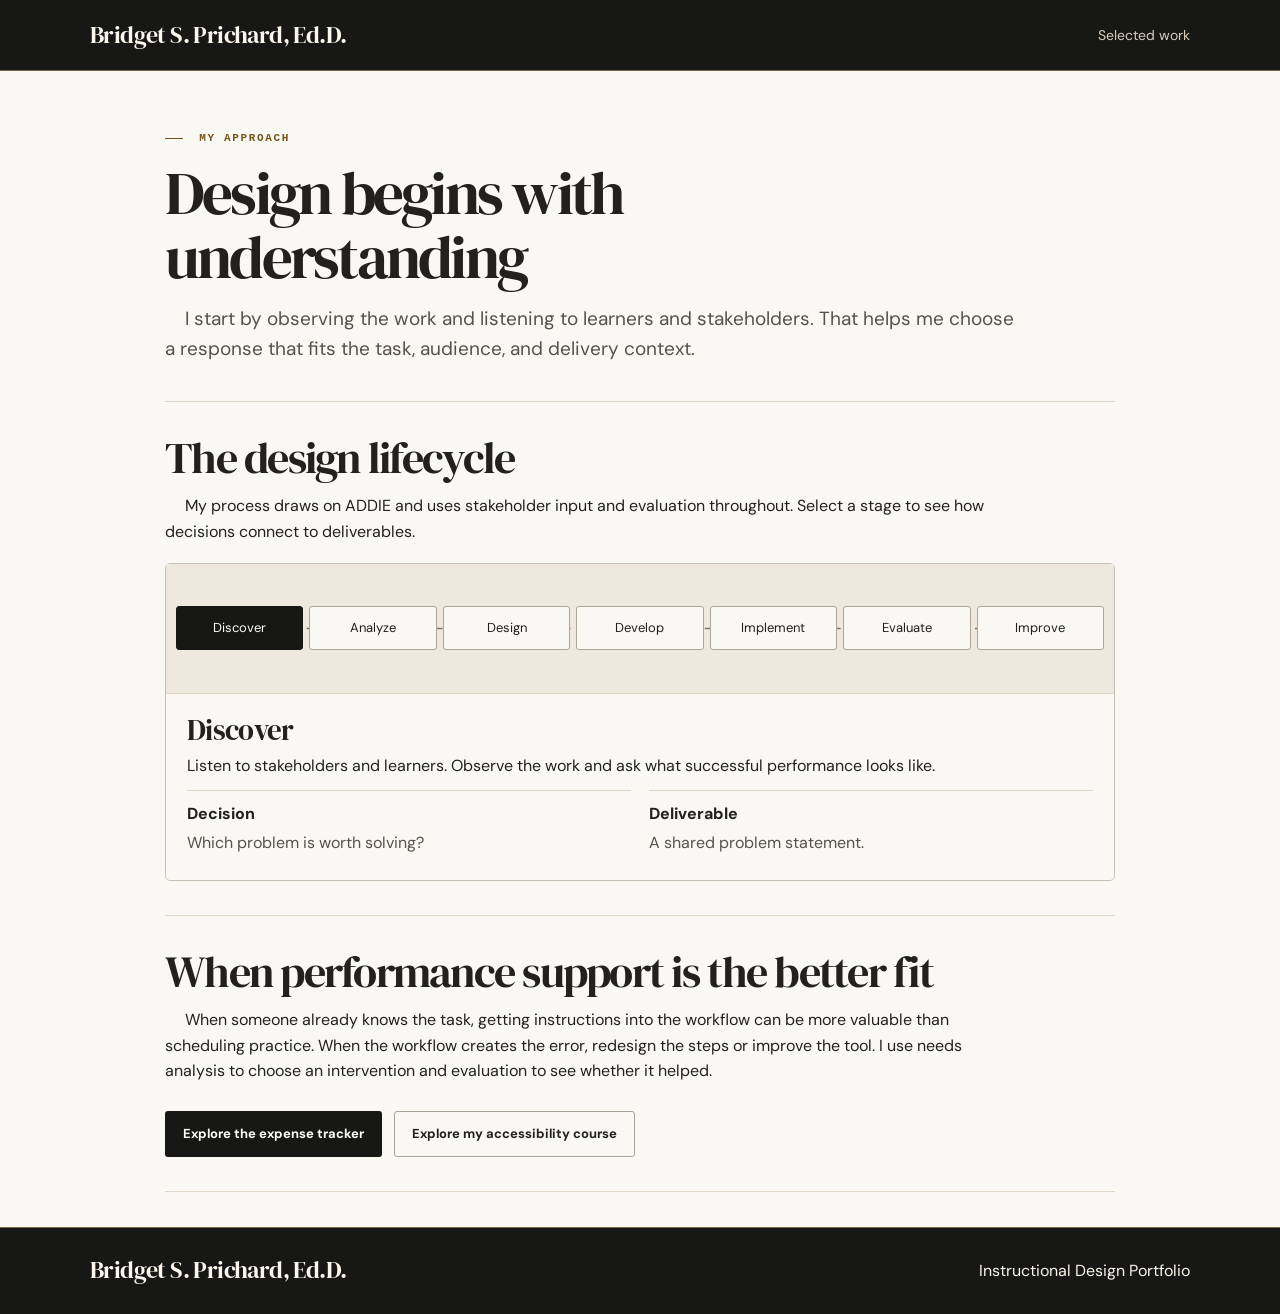
<file: approach/index.html>
<!DOCTYPE html><html lang="en"><head><meta charSet="utf-8"/><link rel="preconnect" href="/" crossorigin=""/><meta name="viewport" content="width=device-width, initial-scale=1"/><link rel="stylesheet" href="/_next/static/chunks/2k5he-opn1d_k.css" data-precedence="next"/><link rel="preload" as="script" fetchPriority="low" href="/_next/static/chunks/1pcw6gskne7pf.js"/><script src="/_next/static/chunks/1wnov70f88xjy.js" async=""></script><script src="/_next/static/chunks/092r-mewpaf3q.js" async=""></script><script src="/_next/static/chunks/0c98xzjfks9hq.js" async=""></script><script src="/_next/static/chunks/turbopack-077hmtqrhcoji.js" async=""></script><script src="/_next/static/chunks/11sh9odyp_7nj.js" async=""></script><script src="/_next/static/chunks/1ua2kfq9s-me6.js" async=""></script><script src="/_next/static/chunks/0t-_f4pui62fd.js" async=""></script><script src="/_next/static/chunks/44xtk2i6rexr5.js" async=""></script><title>My Approach | Bridget S. Prichard, Ed.D.</title><meta name="description" content="The instructional design portfolio of Bridget S. Prichard, Ed.D. Explore case studies in learning experience design, performance improvement, and responsible AI."/><meta property="og:title" content="Bridget S. Prichard, Ed.D. | Instructional Design Portfolio"/><meta property="og:description" content="The instructional design portfolio of Bridget S. Prichard, Ed.D. Explore case studies in learning experience design, performance improvement, and responsible AI."/><meta property="og:url" content="https://bridgetprichard-droid.github.io/"/><meta property="og:site_name" content="Bridget S. Prichard, Ed.D."/><meta property="og:image" content="https://bridgetprichard-droid.github.io/opengraph-image?88148836dc6d7370"/><meta property="og:image:type" content="image/png"/><meta property="og:image:width" content="1200"/><meta property="og:image:height" content="630"/><meta property="og:image:alt" content="Bridget S. Prichard, Ed.D. | Instructional Design Portfolio"/><meta property="og:type" content="website"/><meta name="twitter:card" content="summary_large_image"/><meta name="twitter:title" content="Bridget S. Prichard, Ed.D. | Instructional Design Portfolio"/><meta name="twitter:description" content="The instructional design portfolio of Bridget S. Prichard, Ed.D. Explore case studies in learning experience design, performance improvement, and responsible AI."/><meta name="twitter:image" content="https://bridgetprichard-droid.github.io/opengraph-image?88148836dc6d7370"/><meta name="twitter:image:alt" content="Bridget S. Prichard, Ed.D. | Instructional Design Portfolio"/><meta name="twitter:image:type" content="image/png"/><meta name="twitter:image:width" content="1200"/><meta name="twitter:image:height" content="630"/><link rel="icon" href="/icon.svg?icon.2_6falyzox0gn.svg" sizes="any" type="image/svg+xml"/><meta name="next-size-adjust" content=""/><script src="/_next/static/chunks/0cz1d0mv5g_q7.js" noModule=""></script></head><body><div hidden=""><!--$--><!--/$--></div><a class="skip-link" href="#main">Skip to content</a><header class="site-header"><div class="shell header-inner"><a class="brand" href="/">Bridget S. Prichard, Ed.D.</a><nav class="portfolio-nav" aria-label="Primary"><a href="/#selected-work">Selected work</a></nav></div></header><main id="main" tabindex="-1"><div class="narrow"><header class="page-intro"><p class="eyebrow"><span></span> <!-- -->My Approach</p><h1>Design begins with understanding</h1><div class="lede muted"><p>I start by observing the work and listening to learners and stakeholders. That helps me choose a response that fits the task, audience, and delivery context.</p></div></header><section class="content-block"><h2>The design lifecycle</h2><p>My process draws on ADDIE and uses stakeholder input and evaluation throughout. Select a stage to see how decisions connect to deliverables.</p><div class="explorer"><div class="explorer-controls diagram linear" role="group" aria-label="Design lifecycle stages"><svg class="diagram-lines" viewBox="0 0 600 130" preserveAspectRatio="none" aria-hidden="true"><path d="M35 65h530" fill="none" stroke="currentColor" stroke-width="1.5" stroke-dasharray="5 4"></path></svg><button type="button" aria-controls="_R_1pbsnnb_" aria-pressed="true">Discover</button><button type="button" aria-controls="_R_1pbsnnb_" aria-pressed="false">Analyze</button><button type="button" aria-controls="_R_1pbsnnb_" aria-pressed="false">Design</button><button type="button" aria-controls="_R_1pbsnnb_" aria-pressed="false">Develop</button><button type="button" aria-controls="_R_1pbsnnb_" aria-pressed="false">Implement</button><button type="button" aria-controls="_R_1pbsnnb_" aria-pressed="false">Evaluate</button><button type="button" aria-controls="_R_1pbsnnb_" aria-pressed="false">Improve</button></div><div id="_R_1pbsnnb_" aria-live="polite" aria-atomic="true"><div class="explorer-detail" style="opacity:0;transform:translateY(5px)"><h3>Discover</h3><p>Listen to stakeholders and learners. Observe the work and ask what successful performance looks like.</p><dl class="topic-fields"><div><dt>Decision</dt><dd>Which problem is worth solving?</dd></div><div><dt>Deliverable</dt><dd>A shared problem statement.</dd></div></dl></div></div></div></section><section class="content-block"><h2>When performance support is the better fit</h2><p>When someone already knows the task, getting instructions into the workflow can be more valuable than scheduling practice. When the workflow creates the error, redesign the steps or improve the tool. I use needs analysis to choose an intervention and evaluation to see whether it helped.</p><div class="actions"><a class="button primary" href="/work/expense-tracker/">Explore the expense tracker</a><a class="button secondary" href="/work/accessible-patient-education/">Explore my accessibility course</a></div></section></div><!--$--><!--/$--></main><footer class="site-footer"><div class="shell footer-inner"><a class="brand" href="/">Bridget S. Prichard, Ed.D.</a><p>Instructional Design Portfolio</p></div></footer><script type="application/ld+json">{"@context":"https://schema.org","@type":"Person","name":"Bridget S. Prichard, Ed.D.","jobTitle":"Senior Instructional Designer","worksFor":[{"@type":"Organization","name":"Morehead State University"},{"@type":"Organization","name":"American College of Education"}],"url":"https://bridgetprichard-droid.github.io"}</script><script id="_R_">(globalThis["TURBOPACK"] || (globalThis["TURBOPACK"] = [])).push({"otherChunks":["static/chunks/1pcw6gskne7pf.js","static/chunks/1wnov70f88xjy.js","static/chunks/092r-mewpaf3q.js","static/chunks/0c98xzjfks9hq.js"],"runtimeModuleIds":[94553]});</script><script src="/_next/static/chunks/1pcw6gskne7pf.js" async=""></script><script>(self.__next_f=self.__next_f||[]).push([0])</script><script>self.__next_f.push([1,"1:\"$Sreact.fragment\"\n2:\"/_next/static/chunks/11sh9odyp_7nj.js\"\n3:I[13474,[\"$2\"],\"Navigation\"]\n4:\"/_next/static/chunks/1ua2kfq9s-me6.js\"\n5:I[39756,[\"$4\"],\"default\"]\n6:I[37457,[\"$4\"],\"default\"]\n7:\"/_next/static/chunks/0t-_f4pui62fd.js\"\n8:\"/_next/static/chunks/44xtk2i6rexr5.js\"\n9:I[22016,[\"$2\",\"$7\",\"$8\"],\"\"]\nd:I[4814,[\"$2\",\"$7\",\"$8\"],\"Explorer\"]\n12:\"ViewportBoundary\"\n13:I[97367,[\"$4\"],\"$12\"]\n15:\"MetadataBoundary\"\n16:I[97367,[\"$4\"],\"$15\"]\n17:\"$Sreact.suspense\"\n19:I[68027,[\"$2\"],\"default\",1]\n:HL[\"/_next/static/chunks/2k5he-opn1d_k.css\",\"style\"]\n:HC[\"/\",\"\"]\nb:X\nc:[[\"children\",{\"s\":\"__PAGE__\",\"h\":512,\"d\":{\"r\":[\"$\",\"$1\",\"c\",{\"children\":[[\"$\",\"div\",null,{\"className\":\"narrow\",\"children\":[[\"$\",\"header\",null,{\"className\":\"page-intro\",\"children\":[\"$undefined\",[\"$\",\"p\",null,{\"className\":\"eyebrow\",\"children\":[[\"$\",\"span\",null,{}],\" \",\"My Approach\"]}],[\"$\",\"h1\",null,{\"children\":\"Design begins with understanding\"}],[\"$\",\"div\",null,{\"className\":\"lede muted\",\"children\":[\"$\",\"p\",null,{\"children\":\"I start by observing the work and listening to learners and stakeholders. That helps me choose a response that fits the task, audience, and delivery context.\"}]}]]}],[\"$\",\"section\",null,{\"className\":\"content-block\",\"children\":[[\"$\",\"h2\",null,{\"children\":\"The design lifecycle\"}],[\"$\",\"p\",null,{\"children\":\"My process draws on ADDIE and uses stakeholder input and evaluation throughout. Select a stage to see how decisions connect to deliverables.\"}],[\"$\",\"$Ld\",null,{\"label\":\"Design lifecycle stages\",\"diagram\":\"linear\",\"topics\":[{\"label\":\"Discover\",\"detail\":\"Listen to stakeholders and learners. Observe the work and ask what successful performance looks like.\",\"fields\":[[\"Decision\",\"Which problem is worth solving?\"],[\"Deliverable\",\"A shared problem statement.\"]]},{\"label\":\"Analyze\",\"detail\":\"Compare expected and observed performance. Look for barriers in knowledge, tools, workflow, feedback, and delivery context.\",\"fields\":[[\"Decision\",\"Which conditions drive the gap?\"],[\"Deliverable\",\"Evidence and a prioritized set of needs.\"]]},{\"label\":\"Design\",\"detail\":\"Select an intervention and align practice to the learner’s task. Apply adult learning, scenario-based learning, and UDL to support flexible access and manageable cognitive load.\",\"fields\":[[\"Decision\",\"What should people practice or use on the job?\"],[\"Deliverable\",\"A prototype or design brief with accessibility criteria.\"]]},{\"label\":\"Develop\",\"detail\":\"Build reusable, accessible materials and use review with subject matter experts to refine content, interaction, and feedback.\",\"fields\":[[\"Decision\",\"Which technology fits the task and delivery context?\"],[\"Deliverable\",\"Testable learning materials or performance support.\"]]},{\"label\":\"Implement\",\"detail\":\"Prepare the learning environment, support people responsible for delivery, and check that learners can access the solution.\",\"fields\":[[\"Decision\",\"What needs to be in place for rollout?\"],[\"Deliverable\",\"A release and support plan.\"]]},{\"label\":\"Evaluate\",\"detail\":\"Use agreed evidence to assess learning quality and on-the-job performance. Invite feedback about where the experience falls short.\",\"fields\":[[\"Decision\",\"Did the solution support the intended outcome?\"],[\"Deliverable\",\"Findings connected to success criteria.\"]]},{\"label\":\"Improve\",\"detail\":\"Prioritize revisions with stakeholders and revisit the evidence after changes.\",\"fields\":[[\"Decision\",\"What change should be tested next?\"],[\"Deliverable\",\"A prioritized revision plan.\"]]}]}]]}],\"$Le\"]}],[\"$Lf\",\"$L10\"],\"$L11\"]}],\"p\":false,\"v\":null}}]]\na:[[\"children\",{\"s\":\"approach\",\"h\":512,\"d\":{\"r\":[\"$\",\"$1\",\"c\",{\"children\":[null,[\"$\",\"$L5\",null,{\"parallelRouterKey\":\"children\",\"error\":\"$undefined\",\"errorStyles\":\"$undefined\",\"errorScripts\":\"$undefined\",\"template\":[\"$\",\"$L6\",null,{}],\"templateStyles\":\"$undefined\",\"templateScripts\":\"$undefined\",\"notFound\":\"$undefined\",\"forbidden\":\"$undefined\",\"unauthorized\":\"$undefined\"}]]}],\"p\":false,\"v\":\"$b\"},\"c\":\"$Qc\"}]]\n0:{\"P\":null,\"c\":[\"\",\"approach\",\"\"],\"q\":\"\",\"i\":false,\"t\":{\"t\":{\"s\":\"\",\"h\":528,\"d\":{\"r\":[\"$\",\"$1\",\"c\",{\"children\":[[[\"$\",\"link\",\"0\",{\"rel\":\"stylesheet\",\"href\":\"/_next/static/chunks/2k5he-opn1d_k.css\",\"precedence\":\"next\",\"crossOrigin\":\"$undefined\",\"nonce\":\"$undefined\"}],[\"$\",\"script\",\"script-0\",{\"src\":\"/_next/static/chunks/11sh9odyp_7nj.js\",\"async\":true,\"nonce\":\"$undefined\"}]],[\"$\",\"html\",null,{\"lang\":\"en\",\"children\":[\"$\",\"body\",null,{\"children\":[[\"$\",\"a\",null,{\"className\":\"skip-link\",\"href\":\"#main\",\"children\":\"Skip to content\"}],[\"$\",\"$L3\",null,{}],[\"$\",\"main\",null,{\"id\":\"main\",\"tabIndex\":-1,\"children\":[\"$\",\"$L5\",null,{\"parallelRouterKey\":\"children\",\"error\":\"$undefined\",\"errorStyles\":\"$undefined\",\"errorScripts\":\"$undefined\",\"template\":[\"$\",\"$L6\",null,{}],\"templateStyles\":\"$undefined\",\"templateScripts\":\"$undefined\",\"notFound\":[[[\"$\",\"title\",null,{\"children\":\"404: This page could not be found.\"}],[\"$\",\"div\",null,{\"style\":{\"fontFamily\":\"system-ui,\\\"Segoe UI\\\",Roboto,Helvetica,Arial,sans-serif,\\\"Apple Color Emoji\\\",\\\"Segoe UI Emoji\\\"\",\"height\":\"100vh\",\"textAlign\":\"center\",\"display\":\"flex\",\"flexDirection\":\"column\",\"alignItems\":\"center\",\"justifyContent\":\"center\"},\"children\":[\"$\",\"div\",null,{\"children\":[[\"$\",\"style\",null,{\"dangerouslySetInnerHTML\":{\"__html\":\"body{color:#000;background:#fff;margin:0}.next-error-h1{border-right:1px solid rgba(0,0,0,.3)}@media (prefers-color-scheme:dark){body{color:#fff;background:#000}.next-error-h1{border-right:1px solid rgba(255,255,255,.3)}}\"}}],[\"$\",\"h1\",null,{\"className\":\"next-error-h1\",\"style\":{\"display\":\"inline-block\",\"margin\":\"0 20px 0 0\",\"padding\":\"0 23px 0 0\",\"fontSize\":24,\"fontWeight\":500,\"verticalAlign\":\"top\",\"lineHeight\":\"49px\"},\"children\":404}],[\"$\",\"div\",null,{\"style\":{\"display\":\"inline-block\"},\"children\":[\"$\",\"h2\",null,{\"style\":{\"fontSize\":14,\"fontWeight\":400,\"lineHeight\":\"49px\",\"margin\":0},\"children\":\"This page could not be found.\"}]}]]}]}]],[]],\"forbidden\":\"$undefined\",\"unauthorized\":\"$undefined\"}]}],[\"$\",\"footer\",null,{\"className\":\"site-footer\",\"children\":[\"$\",\"div\",null,{\"className\":\"shell footer-inner\",\"children\":[[\"$\",\"$L9\",null,{\"className\":\"brand\",\"href\":\"/\",\"children\":\"Bridget S. Prichard, Ed.D.\"}],[\"$\",\"p\",null,{\"children\":\"Instructional Design Portfolio\"}]]}]}],[\"$\",\"script\",null,{\"type\":\"application/ld+json\",\"dangerouslySetInnerHTML\":{\"__html\":\"{\\\"@context\\\":\\\"https://schema.org\\\",\\\"@type\\\":\\\"Person\\\",\\\"name\\\":\\\"Bridget S. Prichard, Ed.D.\\\",\\\"jobTitle\\\":\\\"Senior Instructional Designer\\\",\\\"worksFor\\\":[{\\\"@type\\\":\\\"Organization\\\",\\\"name\\\":\\\"Morehead State University\\\"},{\\\"@type\\\":\\\"Organization\\\",\\\"name\\\":\\\"American College of Education\\\"}],\\\"url\\\":\\\"https://bridgetprichard-droid.github.io\\\"}\"}}]]}]}]]}],\"p\":false,\"v\":null},\"c\":\"$Qa\"},\"h\":{\"r\":[\"$\",\"$1\",\"h\",{\"children\":[null,[\"$\",\"$L13\",null,{\"children\":\"$L14\"}],[\"$\",\"$L16\",null,{\"children\":[[\"$\",\"div\",null,{\"hidden\":true,\"children\":[\"$\",\"$17\",null,{\"name\":\"Next.Metadata\",\"children\":\"$L18\"}]}],null]}],[\"$\",\"meta\",null,{\"name\":\"next-size-adjust\",\"content\":\"\"}]]}],\"p\":false,\"v\":null}},\"m\":\"$undefined\",\"G\":[\"$19\",[[\"$\",\"link\",\"0\",{\"rel\":\"stylesheet\",\"href\":\"/_next/static/chunks/2k5he-opn1d_k.css\",\"precedence\":\"next\",\"crossOrigin\":\"$undefined\",\"nonce\":\"$undefined\"}]]],\"S\":true,\"r\":\"$undefined\",\"s\":\"$undefined\",\"a\":\"$undefined\",\"l\":\"$undefined\",\"p\":\"$undefined\",\"d\":\"$undefined\",\"b\":\"dVgQz8eu0onLOFOBLwSHc\"}\n1a:I[97367,[\"$4\"],\"OutletBoundary\"]\nb:C\ne:[\"$\",\"section\",null,{\"className\":\"content-block\",\"children\":[[\"$\",\"h2\",null,{\"children\":\"When performance support is the better fit\"}],[\"$\",\"p\",null,{\"children\":\"When someone already knows the task, getting instructions into the workflow can be more valuable than scheduling practice. When the workflow creates the error, redesign the steps or improve the tool. I use needs analysis to choose an intervention and evaluation to see whether it helped.\"}],[\"$\",\"div\",null,{\"className\":\"actions\",\"children\":[[\"$\",\"$L9\",null,{\"className\":\"button primary\",\"href\":\"/work/expense-tracker\",\"children\":\"Explore the expense tracker\"}],[\"$\",\"$L9\",null,{\"className\":\"button secondary\",\"href\":\"/work/accessible-patient-education\",\"children\":\"Explore my accessibility course\"}]]}]]}]\nf:[\"$\",\"script\",\"script-0\",{\"src\":\"/_next/static/chunks/0t-_f4pui62fd.js\",\"async\":true,\"nonce\":\"$undefined\"}]\n10:[\"$\",\"script\",\"script-1\",{\"src\":\"/_next/static/chunks/44xtk2i6rexr5.js\",\"async\":true,\"nonce\":\"$undefined\"}]\n11:[\"$\",\"$L1a\",null,{\"children\":[\"$\",\"$17\",null,{\"name\":\"Next.MetadataOutlet\",\"children\":\"$@1b\"}]}]\n14:[[\"$\",\"meta\",\"0\",{\"charSet\":\"utf-8\"}],[\"$\",\"meta\",\"1\",{\"name\":\"viewport\",\"content\":\"width=device-width, initial-scale=1\"}]]\n1c:I[27201,[\"$4\"],\"IconMark\"]\n18:[[\"$\",\"title\",\"0\",{\"children\":\"My Approach | Bridget S. Prichard, Ed.D.\"}],[\"$\",\"meta\",\"1\",{\"name\":\"description\",\"content\":\"The instructional design portfolio of Bridget S. Prichard, Ed.D. Explore case studies in learning experience design, performance improvement, and responsible AI.\"}],[\"$\",\"meta\",\"2\",{\"property\":\"og:title\",\"content\":\"Bridget S. Prichard, Ed.D. | Instructional Design Portfolio\"}],[\"$\",\"meta\",\"3\",{\"property\":\"og:description\",\"content\":\"The instructional design portfolio of Bridget S. Prichard, Ed.D. Explore case studies in learning experience design, performance improvement, and responsible AI.\"}],[\"$\",\"meta\",\"4\",{\"property\":\"og:url\",\"content\":\"https://bridgetprichard-droid.github.io/\"}],[\"$\",\"meta\",\"5\",{\"property\":\"og:site_name\",\"content\":\"Bridget S. Prichard, Ed.D.\"}],[\"$\",\"meta\",\"6\",{\"property\":\"og:image\",\"content\":\"https://bridgetprichard-droid.github.io/opengraph-image?88148836dc6d7370\"}],[\"$\",\"meta\",\"7\",{\"property\":\"og:image:type\",\"content\":\"image/png\"}],[\"$\",\"meta\",\"8\",{\"property\":\"og:image:width\",\"content\":\"1200\"}],[\"$\",\"meta\",\"9\",{\"property\":\"og:image:height\",\"content\":\"630\"}],[\"$\",\"meta\",\"10\",{\"property\":\"og:image:alt\",\"content\":\"Bridget S. Prichard, Ed.D. | Instructional Design Portfolio\"}],[\"$\",\"meta\",\"11\",{\"property\":\"og:type\",\"content\":\"website\"}],[\"$\",\"meta\",\"12\",{\"name\":\"twitter:card\",\"content\":\"summary_large_image\"}],[\"$\",\"meta\",\"13\",{\"name\":\"twitter:title\",\"content\":\"Bridget S. Prichard, Ed.D. | Instructional Design Portfolio\"}],[\"$\",\"meta\",\"14\",{\"name\":\"twitter:description\",\"content\":\"The instructional design portfolio of Bridget S. Prichard, Ed.D. Explore case studies in learning experience design, performance improvement, and responsible AI.\"}],[\"$\",\"meta\",\"15\",{\"name\":\"twitter:image\",\"content\":\"https://bridgetprichard-droid.github.io/opengraph-image?88148836dc6d7370\"}],[\"$\",\"meta\",\"16\",{\"name\":\"twitter:image:alt\",\"content\":\"Bridget S. Prichard, Ed.D. | Instructional Design Portfolio\"}],[\"$\",\"meta\",\"17\",{\"name\":\"twitter:image:type\",\"content\":\"image/png\"}],[\"$\",\"meta\",\"18\",{\"name\":\"twitter:image:width\",\"content\":\"1200\"}],[\"$\",\"meta\",\"19\",{\"name\":\"twitter:image:height\",\"content\":\"630\"}],[\"$\",\"link\",\"20\",{\"rel\":\"icon\",\"href\":\"/icon.svg?icon.2_6falyzox0gn.svg\",\"sizes\":\"any\",\"type\":\"image/svg+xml\"}],[\"$\",\"$L1c\",\"21\",{}]]\n1b:null\n"])</script></body></html>
</file>
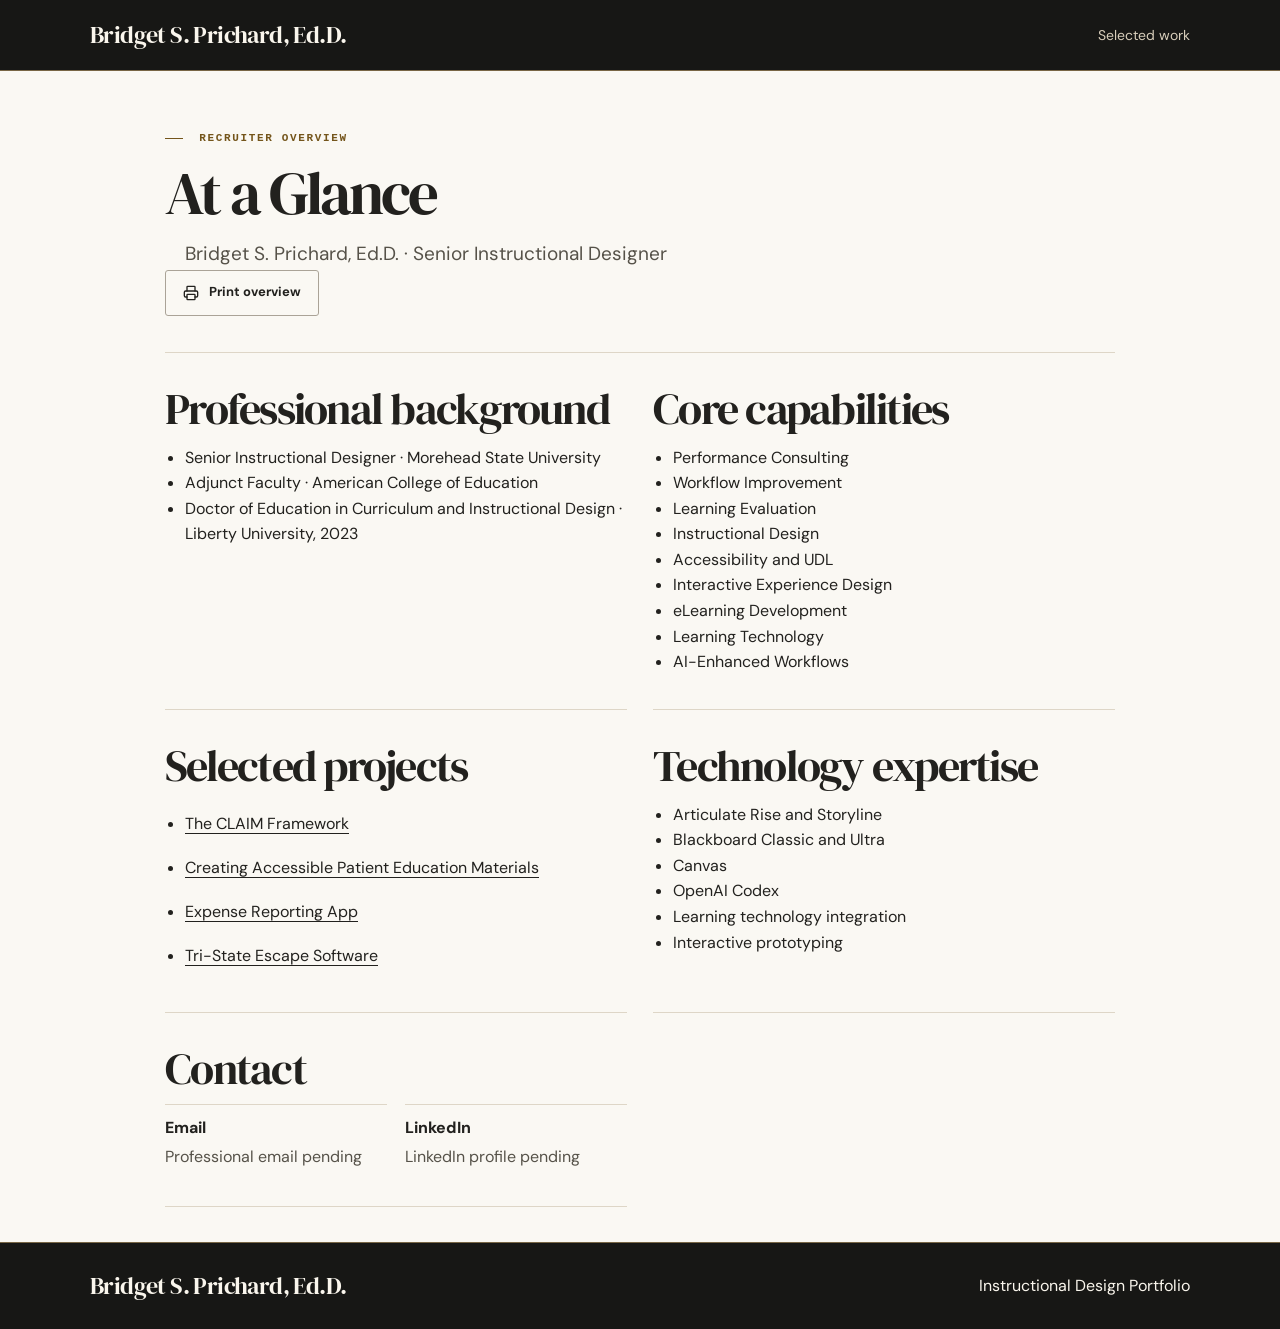
<file: at-a-glance/index.html>
<!DOCTYPE html><html lang="en"><head><meta charSet="utf-8"/><link rel="preconnect" href="/" crossorigin=""/><meta name="viewport" content="width=device-width, initial-scale=1"/><link rel="stylesheet" href="/_next/static/chunks/2k5he-opn1d_k.css" data-precedence="next"/><link rel="preload" as="script" fetchPriority="low" href="/_next/static/chunks/1pcw6gskne7pf.js"/><script src="/_next/static/chunks/1wnov70f88xjy.js" async=""></script><script src="/_next/static/chunks/092r-mewpaf3q.js" async=""></script><script src="/_next/static/chunks/0c98xzjfks9hq.js" async=""></script><script src="/_next/static/chunks/turbopack-077hmtqrhcoji.js" async=""></script><script src="/_next/static/chunks/11sh9odyp_7nj.js" async=""></script><script src="/_next/static/chunks/1ua2kfq9s-me6.js" async=""></script><script src="/_next/static/chunks/3dk0vwvhxexnf.js" async=""></script><title>At a Glance | Bridget S. Prichard, Ed.D.</title><meta name="description" content="The instructional design portfolio of Bridget S. Prichard, Ed.D. Explore case studies in learning experience design, performance improvement, and responsible AI."/><meta property="og:title" content="Bridget S. Prichard, Ed.D. | Instructional Design Portfolio"/><meta property="og:description" content="The instructional design portfolio of Bridget S. Prichard, Ed.D. Explore case studies in learning experience design, performance improvement, and responsible AI."/><meta property="og:url" content="https://bridgetprichard-droid.github.io/"/><meta property="og:site_name" content="Bridget S. Prichard, Ed.D."/><meta property="og:image" content="https://bridgetprichard-droid.github.io/opengraph-image?88148836dc6d7370"/><meta property="og:image:type" content="image/png"/><meta property="og:image:width" content="1200"/><meta property="og:image:height" content="630"/><meta property="og:image:alt" content="Bridget S. Prichard, Ed.D. | Instructional Design Portfolio"/><meta property="og:type" content="website"/><meta name="twitter:card" content="summary_large_image"/><meta name="twitter:title" content="Bridget S. Prichard, Ed.D. | Instructional Design Portfolio"/><meta name="twitter:description" content="The instructional design portfolio of Bridget S. Prichard, Ed.D. Explore case studies in learning experience design, performance improvement, and responsible AI."/><meta name="twitter:image" content="https://bridgetprichard-droid.github.io/opengraph-image?88148836dc6d7370"/><meta name="twitter:image:alt" content="Bridget S. Prichard, Ed.D. | Instructional Design Portfolio"/><meta name="twitter:image:type" content="image/png"/><meta name="twitter:image:width" content="1200"/><meta name="twitter:image:height" content="630"/><link rel="icon" href="/icon.svg?icon.2_6falyzox0gn.svg" sizes="any" type="image/svg+xml"/><meta name="next-size-adjust" content=""/><script src="/_next/static/chunks/0cz1d0mv5g_q7.js" noModule=""></script></head><body><div hidden=""><!--$--><!--/$--></div><a class="skip-link" href="#main">Skip to content</a><header class="site-header"><div class="shell header-inner"><a class="brand" href="/">Bridget S. Prichard, Ed.D.</a><nav class="portfolio-nav" aria-label="Primary"><a href="/#selected-work">Selected work</a></nav></div></header><main id="main" tabindex="-1"><div class="narrow"><header class="page-intro"><p class="eyebrow"><span></span> <!-- -->Recruiter overview</p><h1>At a Glance</h1><div class="lede muted"><p>Bridget S. Prichard, Ed.D.<!-- --> · <!-- -->Senior Instructional Designer</p><button class="button secondary no-print"><svg xmlns="http://www.w3.org/2000/svg" width="16" height="16" viewBox="0 0 24 24" fill="none" stroke="currentColor" stroke-width="2" stroke-linecap="round" stroke-linejoin="round" class="lucide lucide-printer" aria-hidden="true"><path d="M6 18H4a2 2 0 0 1-2-2v-5a2 2 0 0 1 2-2h16a2 2 0 0 1 2 2v5a2 2 0 0 1-2 2h-2"></path><path d="M6 9V3a1 1 0 0 1 1-1h10a1 1 0 0 1 1 1v6"></path><rect x="6" y="14" width="12" height="8" rx="1"></rect></svg> Print overview</button></div></header><div class="detail-grid overview"><section class="content-block"><h2>Professional background</h2><ul class="inline-list"><li>Senior Instructional Designer<!-- --> · <!-- -->Morehead State University</li><li>Adjunct Faculty<!-- --> · <!-- -->American College of Education</li><li>Doctor of Education in Curriculum and Instructional Design<!-- --> · <!-- -->Liberty University, 2023</li></ul></section><section class="content-block"><h2>Core capabilities</h2><ul class="inline-list"><li>Performance Consulting</li><li>Workflow Improvement</li><li>Learning Evaluation</li><li>Instructional Design</li><li>Accessibility and UDL</li><li>Interactive Experience Design</li><li>eLearning Development</li><li>Learning Technology</li><li>AI-Enhanced Workflows</li></ul></section><section class="content-block"><h2>Selected projects</h2><ul class="inline-list"><li><a class="text-link" href="/work/claim/">The CLAIM Framework</a></li><li><a class="text-link" href="/work/accessible-patient-education/">Creating Accessible Patient Education Materials</a></li><li><a class="text-link" href="/work/expense-tracker/">Expense Reporting App</a></li><li><a class="text-link" href="/work/escape-room/">Tri-State Escape Software</a></li></ul></section><section class="content-block"><h2>Technology expertise</h2><ul class="inline-list"><li>Articulate Rise and Storyline</li><li>Blackboard Classic and Ultra</li><li>Canvas</li><li>OpenAI Codex</li><li>Learning technology integration</li><li>Interactive prototyping</li></ul></section><section class="content-block"><h2>Contact</h2><dl class="contact-links"><div><dt>Email</dt><dd>Professional email pending</dd></div><div><dt>LinkedIn</dt><dd>LinkedIn profile pending</dd></div></dl></section></div></div><!--$--><!--/$--></main><footer class="site-footer"><div class="shell footer-inner"><a class="brand" href="/">Bridget S. Prichard, Ed.D.</a><p>Instructional Design Portfolio</p></div></footer><script type="application/ld+json">{"@context":"https://schema.org","@type":"Person","name":"Bridget S. Prichard, Ed.D.","jobTitle":"Senior Instructional Designer","worksFor":[{"@type":"Organization","name":"Morehead State University"},{"@type":"Organization","name":"American College of Education"}],"url":"https://bridgetprichard-droid.github.io"}</script><script id="_R_">(globalThis["TURBOPACK"] || (globalThis["TURBOPACK"] = [])).push({"otherChunks":["static/chunks/1pcw6gskne7pf.js","static/chunks/1wnov70f88xjy.js","static/chunks/092r-mewpaf3q.js","static/chunks/0c98xzjfks9hq.js"],"runtimeModuleIds":[94553]});</script><script src="/_next/static/chunks/1pcw6gskne7pf.js" async=""></script><script>(self.__next_f=self.__next_f||[]).push([0])</script><script>self.__next_f.push([1,"1:\"$Sreact.fragment\"\n2:\"/_next/static/chunks/11sh9odyp_7nj.js\"\n3:I[13474,[\"$2\"],\"Navigation\"]\n4:\"/_next/static/chunks/1ua2kfq9s-me6.js\"\n5:I[39756,[\"$4\"],\"default\"]\n6:I[37457,[\"$4\"],\"default\"]\n7:\"/_next/static/chunks/3dk0vwvhxexnf.js\"\n8:I[22016,[\"$2\",\"$7\"],\"\"]\nc:I[22120,[\"$2\",\"$7\"],\"PrintButton\"]\n16:\"ViewportBoundary\"\n17:I[97367,[\"$4\"],\"$16\"]\n19:\"MetadataBoundary\"\n1a:I[97367,[\"$4\"],\"$19\"]\n1b:\"$Sreact.suspense\"\n1d:I[68027,[\"$2\"],\"default\",1]\n:HL[\"/_next/static/chunks/2k5he-opn1d_k.css\",\"style\"]\n:HC[\"/\",\"\"]\na:X\nb:[[\"children\",{\"s\":\"__PAGE__\",\"h\":512,\"d\":{\"r\":[\"$\",\"$1\",\"c\",{\"children\":[[\"$\",\"div\",null,{\"className\":\"narrow\",\"children\":[[\"$\",\"header\",null,{\"className\":\"page-intro\",\"children\":[\"$undefined\",[\"$\",\"p\",null,{\"className\":\"eyebrow\",\"children\":[[\"$\",\"span\",null,{}],\" \",\"Recruiter overview\"]}],[\"$\",\"h1\",null,{\"children\":\"At a Glance\"}],[\"$\",\"div\",null,{\"className\":\"lede muted\",\"children\":[[\"$\",\"p\",null,{\"children\":[\"Bridget S. Prichard, Ed.D.\",\" · \",\"Senior Instructional Designer\"]}],[\"$\",\"$Lc\",null,{}]]}]]}],[\"$\",\"div\",null,{\"className\":\"detail-grid overview\",\"children\":[[\"$\",\"section\",null,{\"className\":\"content-block\",\"children\":[[\"$\",\"h2\",null,{\"children\":\"Professional background\"}],[\"$\",\"ul\",null,{\"className\":\"inline-list\",\"children\":[[\"$\",\"li\",\"Senior Instructional Designer\",{\"children\":[\"Senior Instructional Designer\",\" · \",\"Morehead State University\"]}],[\"$\",\"li\",\"Adjunct Faculty\",{\"children\":[\"Adjunct Faculty\",\" · \",\"American College of Education\"]}],[\"$\",\"li\",\"Doctor of Education in Curriculum and Instructional Design\",{\"children\":[\"Doctor of Education in Curriculum and Instructional Design\",\" · \",\"Liberty University, 2023\"]}]]}]]}],[\"$\",\"section\",null,{\"className\":\"content-block\",\"children\":[[\"$\",\"h2\",null,{\"children\":\"Core capabilities\"}],[\"$\",\"ul\",null,{\"className\":\"inline-list\",\"children\":[[\"$\",\"li\",\"Performance Consulting\",{\"children\":\"Performance Consulting\"}],[\"$\",\"li\",\"Workflow Improvement\",{\"children\":\"Workflow Improvement\"}],[\"$\",\"li\",\"Learning Evaluation\",{\"children\":\"Learning Evaluation\"}],[\"$\",\"li\",\"Instructional Design\",{\"children\":\"Instructional Design\"}],[\"$\",\"li\",\"Accessibility and UDL\",{\"children\":\"Accessibility and UDL\"}],\"$Ld\",\"$Le\",\"$Lf\",\"$L10\"]}]]}],\"$L11\",\"$L12\",\"$L13\"]}]]}],[\"$L14\"],\"$L15\"]}],\"p\":false,\"v\":null}}]]\n9:[[\"children\",{\"s\":\"at-a-glance\",\"h\":512,\"d\":{\"r\":[\"$\",\"$1\",\"c\",{\"children\":[null,[\"$\",\"$L5\",null,{\"parallelRouterKey\":\"children\",\"error\":\"$undefined\",\"errorStyles\":\"$undefined\",\"errorScripts\":\"$undefined\",\"template\":[\"$\",\"$L6\",null,{}],\"templateStyles\":\"$undefined\",\"templateScripts\":\"$undefined\",\"notFound\":\"$undefined\",\"forbidden\":\"$undefined\",\"unauthorized\":\"$undefined\"}]]}],\"p\":false,\"v\":\"$a\"},\"c\":\"$Qb\"}]]\n0:{\"P\":null,\"c\":[\"\",\"at-a-glance\",\"\"],\"q\":\"\",\"i\":false,\"t\":{\"t\":{\"s\":\"\",\"h\":528,\"d\":{\"r\":[\"$\",\"$1\",\"c\",{\"children\":[[[\"$\",\"link\",\"0\",{\"rel\":\"stylesheet\",\"href\":\"/_next/static/chunks/2k5he-opn1d_k.css\",\"precedence\":\"next\",\"crossOrigin\":\"$undefined\",\"nonce\":\"$undefined\"}],[\"$\",\"script\",\"script-0\",{\"src\":\"/_next/static/chunks/11sh9odyp_7nj.js\",\"async\":true,\"nonce\":\"$undefined\"}]],[\"$\",\"html\",null,{\"lang\":\"en\",\"children\":[\"$\",\"body\",null,{\"children\":[[\"$\",\"a\",null,{\"className\":\"skip-link\",\"href\":\"#main\",\"children\":\"Skip to content\"}],[\"$\",\"$L3\",null,{}],[\"$\",\"main\",null,{\"id\":\"main\",\"tabIndex\":-1,\"children\":[\"$\",\"$L5\",null,{\"parallelRouterKey\":\"children\",\"error\":\"$undefined\",\"errorStyles\":\"$undefined\",\"errorScripts\":\"$undefined\",\"template\":[\"$\",\"$L6\",null,{}],\"templateStyles\":\"$undefined\",\"templateScripts\":\"$undefined\",\"notFound\":[[[\"$\",\"title\",null,{\"children\":\"404: This page could not be found.\"}],[\"$\",\"div\",null,{\"style\":{\"fontFamily\":\"system-ui,\\\"Segoe UI\\\",Roboto,Helvetica,Arial,sans-serif,\\\"Apple Color Emoji\\\",\\\"Segoe UI Emoji\\\"\",\"height\":\"100vh\",\"textAlign\":\"center\",\"display\":\"flex\",\"flexDirection\":\"column\",\"alignItems\":\"center\",\"justifyContent\":\"center\"},\"children\":[\"$\",\"div\",null,{\"children\":[[\"$\",\"style\",null,{\"dangerouslySetInnerHTML\":{\"__html\":\"body{color:#000;background:#fff;margin:0}.next-error-h1{border-right:1px solid rgba(0,0,0,.3)}@media (prefers-color-scheme:dark){body{color:#fff;background:#000}.next-error-h1{border-right:1px solid rgba(255,255,255,.3)}}\"}}],[\"$\",\"h1\",null,{\"className\":\"next-error-h1\",\"style\":{\"display\":\"inline-block\",\"margin\":\"0 20px 0 0\",\"padding\":\"0 23px 0 0\",\"fontSize\":24,\"fontWeight\":500,\"verticalAlign\":\"top\",\"lineHeight\":\"49px\"},\"children\":404}],[\"$\",\"div\",null,{\"style\":{\"display\":\"inline-block\"},\"children\":[\"$\",\"h2\",null,{\"style\":{\"fontSize\":14,\"fontWeight\":400,\"lineHeight\":\"49px\",\"margin\":0},\"children\":\"This page could not be found.\"}]}]]}]}]],[]],\"forbidden\":\"$undefined\",\"unauthorized\":\"$undefined\"}]}],[\"$\",\"footer\",null,{\"className\":\"site-footer\",\"children\":[\"$\",\"div\",null,{\"className\":\"shell footer-inner\",\"children\":[[\"$\",\"$L8\",null,{\"className\":\"brand\",\"href\":\"/\",\"children\":\"Bridget S. Prichard, Ed.D.\"}],[\"$\",\"p\",null,{\"children\":\"Instructional Design Portfolio\"}]]}]}],[\"$\",\"script\",null,{\"type\":\"application/ld+json\",\"dangerouslySetInnerHTML\":{\"__html\":\"{\\\"@context\\\":\\\"https://schema.org\\\",\\\"@type\\\":\\\"Person\\\",\\\"name\\\":\\\"Bridget S. Prichard, Ed.D.\\\",\\\"jobTitle\\\":\\\"Senior Instructional Designer\\\",\\\"worksFor\\\":[{\\\"@type\\\":\\\"Organization\\\",\\\"name\\\":\\\"Morehead State University\\\"},{\\\"@type\\\":\\\"Organization\\\",\\\"name\\\":\\\"American College of Education\\\"}],\\\"url\\\":\\\"https://bridgetprichard-droid.github.io\\\"}\"}}]]}]}]]}],\"p\":false,\"v\":null},\"c\":\"$Q9\"},\"h\":{\"r\":[\"$\",\"$1\",\"h\",{\"children\":[null,[\"$\",\"$L17\",null,{\"children\":\"$L18\"}],[\"$\",\"$L1a\",null,{\"children\":[[\"$\",\"div\",null,{\"hidden\":true,\"children\":[\"$\",\"$1b\",null,{\"name\":\"Next.Metadata\",\"children\":\"$L1c\"}]}],null]}],[\"$\",\"meta\",null,{\"name\":\"next-size-adjust\",\"content\":\"\"}]]}],\"p\":false,\"v\":null}},\"m\":\"$undefined\",\"G\":[\"$1d\",[[\"$\",\"link\",\"0\",{\"rel\":\"stylesheet\",\"href\":\"/_next/static/chunks/2k5he-opn1d_k.css\",\"precedence\":\"next\",\"crossOrigin\":\"$undefined\",\"nonce\":\"$undefined\"}]]],\"S\":true,\"r\":\"$undefined\",\"s\":\"$undefined\",\"a\":\"$undefined\",\"l\":\"$undefined\",\"p\":\"$undefined\",\"d\":\"$undefined\",\"b\":\"dVgQz8eu0onLOFOBLwSHc\"}\n1e:I[97367,[\"$4\"],\"OutletBoundary\"]\na:C\nd:[\"$\",\"li\",\"Interactive Experience Design\",{\"children\":\"Interactive Experience Design\"}]\ne:[\"$\",\"li\",\"eLearning Development\",{\"children\":\"eLearning Development\"}]\nf:[\"$\",\"li\",\"Learning Technology\",{\"children\":\"Learning Technology\"}]\n10:[\"$\",\"li\",\"AI-Enhanced Workflows\",{\"children\":\"AI-Enhanced Workflows\"}]\n11:[\"$\",\"section\",null,{\"className\":\"content-block\",\"children\":[[\"$\",\"h2\",null,{\"children\":\"Selected projects\"}],[\"$\",\"ul\",null,{\"className\":\"inline-list\",\"children\":[[\"$\",\"li\",\"claim\",{\"children\":[\"$\",\"$L8\",null,{\"className\":\"text-link\",\"href\":\"/work/claim\",\"children\":\"The CLAIM Framework\"}]}],[\"$\",\"li\",\"accessible-patient-education\",{\"children\":[\"$\",\"$L8\",null,{\"className\":\"text-link\",\"href\":\"/work/accessible-patient-education\",\"children\":\"Creating Accessible Patient Education Materials\"}]}],[\"$\",\"li\",\"expense-tracker\",{\"children\":[\"$\",\"$L8\",null,{\"className\":\"text-link\",\"href\":\"/work/expense-tracker\",\"children\":\"Expense Reporting App\"}]}],[\"$\",\"li\",\"escape-room\",{\"children\":[\"$\",\"$L8\",null,{\"className\":\"text-link\",\"href\":\"/work/escape-room\",\"children\":\"Tri-State Escape Software\"}]}]]}]]}]\n12:[\"$\",\"section\",null,{\"className\":\"content-block\",\"children\":[[\"$\",\"h2\",null,{\"children\":\"Technology expertise\"}],[\"$\",\"ul\",null,{\"className\":\"inline-list\",\"children\":[[\"$\",\"li\",\"Articulate Rise and Storyline\",{\"children\":\"Articulate Rise and Storyline\"}],[\"$\",\"li\",\"Blackboard Classic and Ultra\",{\"children\":\"Blackboard Classic and Ultra\"}],[\"$\",\"li\",\"Canvas\",{\"children\":\"Canvas\"}],[\"$\",\"li\",\"OpenAI Codex\",{\"children\":\"OpenAI Codex\"}],[\"$\",\"li\",\"Learning technology integration\",{\"children\":\"Learning technology integration\"}],[\"$\",\"li\",\"Interactive prototyping\",{\"children\":\"Interactive prototyping\"}]]}]]}]\n13:[\"$\",\"section\",null,{\"className\":\"content-block\",\"children\":[[\"$\",\"h2\",null,{\"children\":\"Contact\"}],[\"$\",\"dl\",null,{\"className\":\"contact-links\",\"children\":[[\"$\",\"div\",null,{\"children\":[[\"$\",\"dt\",null,{\"children\":\"Email\"}],[\"$\",\"dd\",null,{\"children\":\"Professional email pending\"}]]}],[\"$\",\"div\",null,{\"children\":[[\"$\",\"dt\",null,{\"children\":\"LinkedIn\"}],[\"$\",\"dd\",null,{\"children\":\"LinkedIn profile pending\"}]]}]]}]]}]\n14:[\"$\",\"script\",\"script-0\",{\"src\":\"/_next/static/chunks/3dk0vwvhxexnf.js\",\"async\":true,\"nonce\":\"$undefined\"}]\n15:[\"$\",\"$L1e\",null,{\"children\":[\"$\",\"$1b\",null,{\"name\":\"Next.MetadataOutlet\",\"children\":\"$@1f\"}]}]\n18:[[\"$\",\"meta\",\"0\",{\"charSet\":\"utf-8\"}],[\"$\",\"meta\",\"1\",{\"name\":\"viewport\",\"content\":\"width=device-width, initial-scale=1\"}]]\n20:I[27201,[\"$4\"],\"IconMark\"]\n1c:[[\"$\",\"title\",\"0\",{\"children\":\"At a Glance | Bridget S. Prichard, Ed.D.\"}],[\"$\",\"meta\",\"1\",{\"name\":\"description\",\"content\":\"The instructional design portfolio of Bridget S. Prichard, Ed.D. Explore case studies in learning experience design, performance improvement, and responsible AI.\"}],[\"$\",\"meta\",\"2\",{\"property\":\"og:title\",\"content\":\"Bridget S. Prichard, Ed.D. | Instructional Design Portfolio\"}],[\"$\",\"meta\",\"3\",{\"property\":\"og:description\",\"content\":\"The instructional design portfolio of Bridget S. Prichard, Ed.D. Explore case studies in learning experience design, performance improvement, and responsible AI.\"}],[\"$\",\"meta\",\"4\",{\"property\":\"og:url\",\"content\":\"https://bridgetprichard-droid.github.io/\"}],[\"$\",\"meta\",\"5\",{\"property\":\"og:site_name\",\"content\":\"Bridget S. Prichard, Ed.D.\"}],[\"$\",\"meta\",\"6\",{\"property\":\"og:image\",\"content\":\"https://bridgetprichard-droid.github.io/opengraph-image?88148836dc6d7370\"}],[\"$\",\"meta\",\"7\",{\"property\":\"og:image:type\",\"content\":\"image/png\"}],[\"$\",\"meta\",\"8\",{\"property\":\"og:image:width\",\"content\":\"1200\"}],[\"$\",\"meta\",\"9\",{\"property\":\"og:image:height\",\"content\":\"630\"}],[\"$\",\"meta\",\"10\",{\"property\":\"og:image:alt\",\"content\":\"Bridget S. Prichard, Ed.D. | Instructional Design Portfolio\"}],[\"$\",\"meta\",\"11\",{\"property\":\"og:type\",\"content\":\"website\"}],[\"$\",\"meta\",\"12\",{\"name\":\"twitter:card\",\"content\":\"summary_large_image\"}],[\"$\",\"meta\",\"13\",{\"name\":\"twitter:title\",\"content\":\"Bridget S. Prichard, Ed.D. | Instructional Design Portfolio\"}],[\"$\",\"meta\",\"14\",{\"name\":\"twitter:description\",\"content\":\"The instructional design portfolio of Bridget S. Prichard, Ed.D. Explore case studies in learning experience design, performance improvement, and responsible AI.\"}],[\"$\",\"meta\",\"15\",{\"name\":\"twitter:image\",\"content\":\"https://bridgetprichard-droid.github.io/opengraph-image?88148836dc6d7370\"}],[\"$\",\"meta\",\"16\",{\"name\":\"twitter:image:alt\",\"content\":\"Bridget S. Prichard, Ed.D. | Instructional Design Portfolio\"}],[\"$\",\"meta\",\"17\",{\"name\":\"twitter:image:type\",\"content\":\"image/png\"}],[\"$\",\"meta\",\"18\",{\"name\":\"twitter:image:width\",\"content\":\"1200\"}],[\"$\",\"meta\",\"19\",{\"name\":\"twitter:image:height\",\"content\":\"630\"}],[\"$\",\"link\",\"20\",{\"rel\":\"icon\",\"href\":\"/icon.svg?icon.2_6falyzox0gn.svg\",\"sizes\":\"any\",\"type\":\"image/svg+xml\"}],[\"$\",\"$L20\",\"21\",{}]]\n1f:null\n"])</script></body></html>
</file>
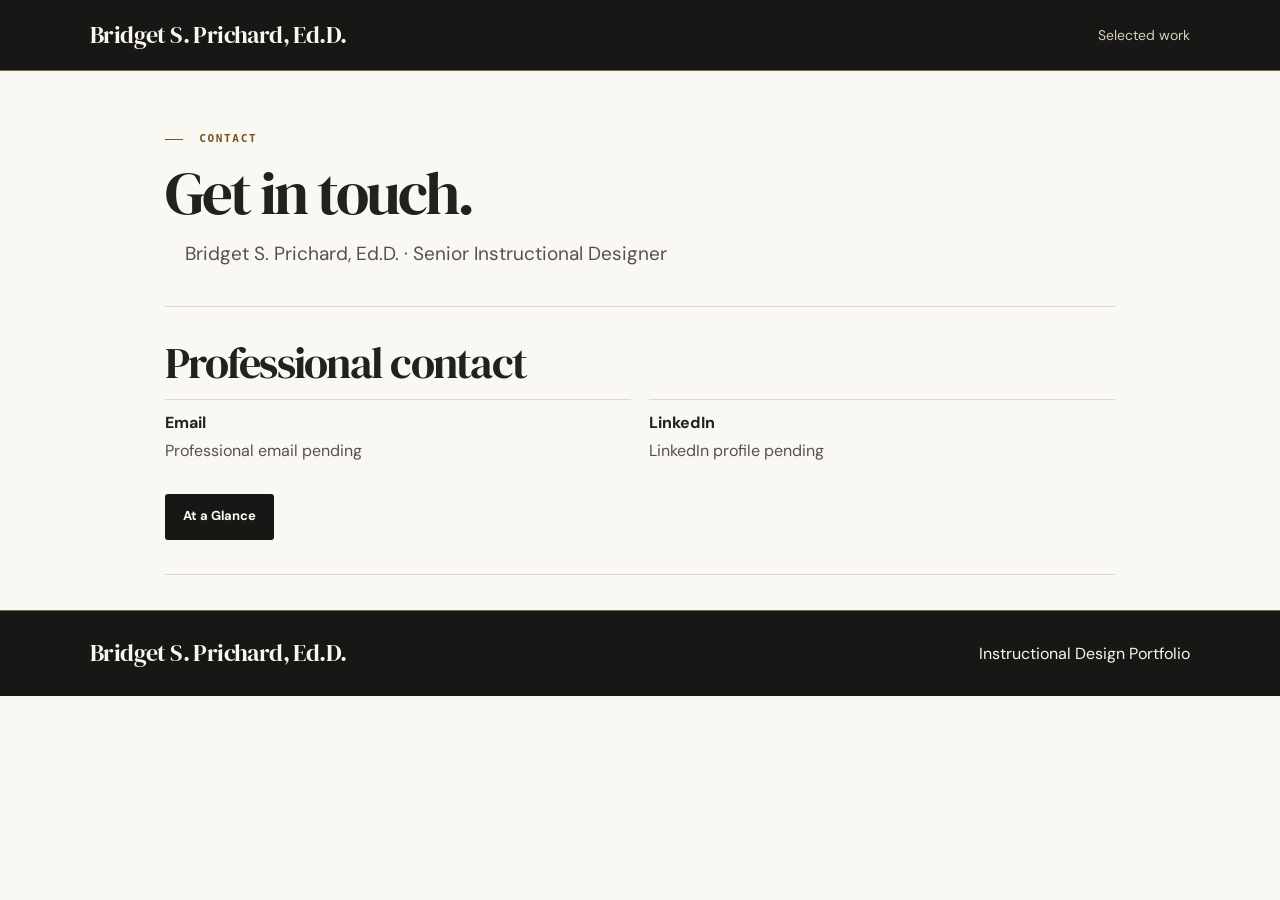
<file: contact/index.html>
<!DOCTYPE html><html lang="en"><head><meta charSet="utf-8"/><link rel="preconnect" href="/" crossorigin=""/><meta name="viewport" content="width=device-width, initial-scale=1"/><link rel="stylesheet" href="/_next/static/chunks/2k5he-opn1d_k.css" data-precedence="next"/><link rel="preload" as="script" fetchPriority="low" href="/_next/static/chunks/1pcw6gskne7pf.js"/><script src="/_next/static/chunks/1wnov70f88xjy.js" async=""></script><script src="/_next/static/chunks/092r-mewpaf3q.js" async=""></script><script src="/_next/static/chunks/0c98xzjfks9hq.js" async=""></script><script src="/_next/static/chunks/turbopack-077hmtqrhcoji.js" async=""></script><script src="/_next/static/chunks/11sh9odyp_7nj.js" async=""></script><script src="/_next/static/chunks/1ua2kfq9s-me6.js" async=""></script><script src="/_next/static/chunks/0t-_f4pui62fd.js" async=""></script><title>Contact | Bridget S. Prichard, Ed.D.</title><meta name="description" content="The instructional design portfolio of Bridget S. Prichard, Ed.D. Explore case studies in learning experience design, performance improvement, and responsible AI."/><meta property="og:title" content="Bridget S. Prichard, Ed.D. | Instructional Design Portfolio"/><meta property="og:description" content="The instructional design portfolio of Bridget S. Prichard, Ed.D. Explore case studies in learning experience design, performance improvement, and responsible AI."/><meta property="og:url" content="https://bridgetprichard-droid.github.io/"/><meta property="og:site_name" content="Bridget S. Prichard, Ed.D."/><meta property="og:image" content="https://bridgetprichard-droid.github.io/opengraph-image?88148836dc6d7370"/><meta property="og:image:type" content="image/png"/><meta property="og:image:width" content="1200"/><meta property="og:image:height" content="630"/><meta property="og:image:alt" content="Bridget S. Prichard, Ed.D. | Instructional Design Portfolio"/><meta property="og:type" content="website"/><meta name="twitter:card" content="summary_large_image"/><meta name="twitter:title" content="Bridget S. Prichard, Ed.D. | Instructional Design Portfolio"/><meta name="twitter:description" content="The instructional design portfolio of Bridget S. Prichard, Ed.D. Explore case studies in learning experience design, performance improvement, and responsible AI."/><meta name="twitter:image" content="https://bridgetprichard-droid.github.io/opengraph-image?88148836dc6d7370"/><meta name="twitter:image:alt" content="Bridget S. Prichard, Ed.D. | Instructional Design Portfolio"/><meta name="twitter:image:type" content="image/png"/><meta name="twitter:image:width" content="1200"/><meta name="twitter:image:height" content="630"/><link rel="icon" href="/icon.svg?icon.2_6falyzox0gn.svg" sizes="any" type="image/svg+xml"/><meta name="next-size-adjust" content=""/><script src="/_next/static/chunks/0cz1d0mv5g_q7.js" noModule=""></script></head><body><div hidden=""><!--$--><!--/$--></div><a class="skip-link" href="#main">Skip to content</a><header class="site-header"><div class="shell header-inner"><a class="brand" href="/">Bridget S. Prichard, Ed.D.</a><nav class="portfolio-nav" aria-label="Primary"><a href="/#selected-work">Selected work</a></nav></div></header><main id="main" tabindex="-1"><div class="narrow"><header class="page-intro"><p class="eyebrow"><span></span> <!-- -->Contact</p><h1>Get in touch.</h1><div class="lede muted"><p>Bridget S. Prichard, Ed.D.<!-- --> · <!-- -->Senior Instructional Designer</p></div></header><section class="content-block"><h2>Professional contact</h2><dl class="contact-links"><div><dt>Email</dt><dd>Professional email pending</dd></div><div><dt>LinkedIn</dt><dd>LinkedIn profile pending</dd></div></dl><div class="actions"><a class="button primary" href="/at-a-glance/">At a Glance</a></div></section></div><!--$--><!--/$--></main><footer class="site-footer"><div class="shell footer-inner"><a class="brand" href="/">Bridget S. Prichard, Ed.D.</a><p>Instructional Design Portfolio</p></div></footer><script type="application/ld+json">{"@context":"https://schema.org","@type":"Person","name":"Bridget S. Prichard, Ed.D.","jobTitle":"Senior Instructional Designer","worksFor":[{"@type":"Organization","name":"Morehead State University"},{"@type":"Organization","name":"American College of Education"}],"url":"https://bridgetprichard-droid.github.io"}</script><script id="_R_">(globalThis["TURBOPACK"] || (globalThis["TURBOPACK"] = [])).push({"otherChunks":["static/chunks/1pcw6gskne7pf.js","static/chunks/1wnov70f88xjy.js","static/chunks/092r-mewpaf3q.js","static/chunks/0c98xzjfks9hq.js"],"runtimeModuleIds":[94553]});</script><script src="/_next/static/chunks/1pcw6gskne7pf.js" async=""></script><script>(self.__next_f=self.__next_f||[]).push([0])</script><script>self.__next_f.push([1,"1:\"$Sreact.fragment\"\n2:\"/_next/static/chunks/11sh9odyp_7nj.js\"\n3:I[13474,[\"$2\"],\"Navigation\"]\n4:\"/_next/static/chunks/1ua2kfq9s-me6.js\"\n5:I[39756,[\"$4\"],\"default\"]\n6:I[37457,[\"$4\"],\"default\"]\n7:\"/_next/static/chunks/0t-_f4pui62fd.js\"\n8:I[22016,[\"$2\",\"$7\"],\"\"]\nc:I[97367,[\"$4\"],\"OutletBoundary\"]\nd:\"$Sreact.suspense\"\nf:\"ViewportBoundary\"\n10:I[97367,[\"$4\"],\"$f\"]\n12:\"MetadataBoundary\"\n13:I[97367,[\"$4\"],\"$12\"]\n15:I[68027,[\"$2\"],\"default\",1]\n:HL[\"/_next/static/chunks/2k5he-opn1d_k.css\",\"style\"]\n:HC[\"/\",\"\"]\na:X\nb:[[\"children\",{\"s\":\"__PAGE__\",\"h\":512,\"d\":{\"r\":[\"$\",\"$1\",\"c\",{\"children\":[[\"$\",\"div\",null,{\"className\":\"narrow\",\"children\":[[\"$\",\"header\",null,{\"className\":\"page-intro\",\"children\":[\"$undefined\",[\"$\",\"p\",null,{\"className\":\"eyebrow\",\"children\":[[\"$\",\"span\",null,{}],\" \",\"Contact\"]}],[\"$\",\"h1\",null,{\"children\":\"Get in touch.\"}],[\"$\",\"div\",null,{\"className\":\"lede muted\",\"children\":[\"$\",\"p\",null,{\"children\":[\"Bridget S. Prichard, Ed.D.\",\" · \",\"Senior Instructional Designer\"]}]}]]}],[\"$\",\"section\",null,{\"className\":\"content-block\",\"children\":[[\"$\",\"h2\",null,{\"children\":\"Professional contact\"}],[\"$\",\"dl\",null,{\"className\":\"contact-links\",\"children\":[[\"$\",\"div\",null,{\"children\":[[\"$\",\"dt\",null,{\"children\":\"Email\"}],[\"$\",\"dd\",null,{\"children\":\"Professional email pending\"}]]}],[\"$\",\"div\",null,{\"children\":[[\"$\",\"dt\",null,{\"children\":\"LinkedIn\"}],[\"$\",\"dd\",null,{\"children\":\"LinkedIn profile pending\"}]]}]]}],[\"$\",\"div\",null,{\"className\":\"actions\",\"children\":[\"$\",\"$L8\",null,{\"className\":\"button primary\",\"href\":\"/at-a-glance\",\"children\":\"At a Glance\"}]}]]}]]}],[[\"$\",\"script\",\"script-0\",{\"src\":\"/_next/static/chunks/0t-_f4pui62fd.js\",\"async\":true,\"nonce\":\"$undefined\"}]],[\"$\",\"$Lc\",null,{\"children\":[\"$\",\"$d\",null,{\"name\":\"Next.MetadataOutlet\",\"children\":\"$@e\"}]}]]}],\"p\":false,\"v\":null}}]]\n9:[[\"children\",{\"s\":\"contact\",\"h\":512,\"d\":{\"r\":[\"$\",\"$1\",\"c\",{\"children\":[null,[\"$\",\"$L5\",null,{\"parallelRouterKey\":\"children\",\"error\":\"$undefined\",\"errorStyles\":\"$undefined\",\"errorScripts\":\"$undefined\",\"template\":[\"$\",\"$L6\",null,{}],\"templateStyles\":\"$undefined\",\"templateScripts\":\"$undefined\",\"notFound\":\"$undefined\",\"forbidden\":\"$undefined\",\"unauthorized\":\"$undefined\"}]]}],\"p\":false,\"v\":\"$a\"},\"c\":\"$Qb\"}]]\n0:{\"P\":null,\"c\":[\"\",\"contact\",\"\"],\"q\":\"\",\"i\":false,\"t\":{\"t\":{\"s\":\"\",\"h\":528,\"d\":{\"r\":[\"$\",\"$1\",\"c\",{\"children\":[[[\"$\",\"link\",\"0\",{\"rel\":\"stylesheet\",\"href\":\"/_next/static/chunks/2k5he-opn1d_k.css\",\"precedence\":\"next\",\"crossOrigin\":\"$undefined\",\"nonce\":\"$undefined\"}],[\"$\",\"script\",\"script-0\",{\"src\":\"/_next/static/chunks/11sh9odyp_7nj.js\",\"async\":true,\"nonce\":\"$undefined\"}]],[\"$\",\"html\",null,{\"lang\":\"en\",\"children\":[\"$\",\"body\",null,{\"children\":[[\"$\",\"a\",null,{\"className\":\"skip-link\",\"href\":\"#main\",\"children\":\"Skip to content\"}],[\"$\",\"$L3\",null,{}],[\"$\",\"main\",null,{\"id\":\"main\",\"tabIndex\":-1,\"children\":[\"$\",\"$L5\",null,{\"parallelRouterKey\":\"children\",\"error\":\"$undefined\",\"errorStyles\":\"$undefined\",\"errorScripts\":\"$undefined\",\"template\":[\"$\",\"$L6\",null,{}],\"templateStyles\":\"$undefined\",\"templateScripts\":\"$undefined\",\"notFound\":[[[\"$\",\"title\",null,{\"children\":\"404: This page could not be found.\"}],[\"$\",\"div\",null,{\"style\":{\"fontFamily\":\"system-ui,\\\"Segoe UI\\\",Roboto,Helvetica,Arial,sans-serif,\\\"Apple Color Emoji\\\",\\\"Segoe UI Emoji\\\"\",\"height\":\"100vh\",\"textAlign\":\"center\",\"display\":\"flex\",\"flexDirection\":\"column\",\"alignItems\":\"center\",\"justifyContent\":\"center\"},\"children\":[\"$\",\"div\",null,{\"children\":[[\"$\",\"style\",null,{\"dangerouslySetInnerHTML\":{\"__html\":\"body{color:#000;background:#fff;margin:0}.next-error-h1{border-right:1px solid rgba(0,0,0,.3)}@media (prefers-color-scheme:dark){body{color:#fff;background:#000}.next-error-h1{border-right:1px solid rgba(255,255,255,.3)}}\"}}],[\"$\",\"h1\",null,{\"className\":\"next-error-h1\",\"style\":{\"display\":\"inline-block\",\"margin\":\"0 20px 0 0\",\"padding\":\"0 23px 0 0\",\"fontSize\":24,\"fontWeight\":500,\"verticalAlign\":\"top\",\"lineHeight\":\"49px\"},\"children\":404}],[\"$\",\"div\",null,{\"style\":{\"display\":\"inline-block\"},\"children\":[\"$\",\"h2\",null,{\"style\":{\"fontSize\":14,\"fontWeight\":400,\"lineHeight\":\"49px\",\"margin\":0},\"children\":\"This page could not be found.\"}]}]]}]}]],[]],\"forbidden\":\"$undefined\",\"unauthorized\":\"$undefined\"}]}],[\"$\",\"footer\",null,{\"className\":\"site-footer\",\"children\":[\"$\",\"div\",null,{\"className\":\"shell footer-inner\",\"children\":[[\"$\",\"$L8\",null,{\"className\":\"brand\",\"href\":\"/\",\"children\":\"Bridget S. Prichard, Ed.D.\"}],[\"$\",\"p\",null,{\"children\":\"Instructional Design Portfolio\"}]]}]}],[\"$\",\"script\",null,{\"type\":\"application/ld+json\",\"dangerouslySetInnerHTML\":{\"__html\":\"{\\\"@context\\\":\\\"https://schema.org\\\",\\\"@type\\\":\\\"Person\\\",\\\"name\\\":\\\"Bridget S. Prichard, Ed.D.\\\",\\\"jobTitle\\\":\\\"Senior Instructional Designer\\\",\\\"worksFor\\\":[{\\\"@type\\\":\\\"Organization\\\",\\\"name\\\":\\\"Morehead State University\\\"},{\\\"@type\\\":\\\"Organization\\\",\\\"name\\\":\\\"American College of Education\\\"}],\\\"url\\\":\\\"https://bridgetprichard-droid.github.io\\\"}\"}}]]}]}]]}],\"p\":false,\"v\":null},\"c\":\"$Q9\"},\"h\":{\"r\":[\"$\",\"$1\",\"h\",{\"children\":[null,[\"$\",\"$L10\",null,{\"children\":\"$L11\"}],[\"$\",\"$L13\",null,{\"children\":[[\"$\",\"div\",null,{\"hidden\":true,\"children\":[\"$\",\"$d\",null,{\"name\":\"Next.Metadata\",\"children\":\"$L14\"}]}],null]}],[\"$\",\"meta\",null,{\"name\":\"next-size-adjust\",\"content\":\"\"}]]}],\"p\":false,\"v\":null}},\"m\":\"$undefined\",\"G\":[\"$15\",[[\"$\",\"link\",\"0\",{\"rel\":\"stylesheet\",\"href\":\"/_next/static/chunks/2k5he-opn1d_k.css\",\"precedence\":\"next\",\"crossOrigin\":\"$undefined\",\"nonce\":\"$undefined\"}]]],\"S\":true,\"r\":\"$undefined\",\"s\":\"$undefined\",\"a\":\"$undefined\",\"l\":\"$undefined\",\"p\":\"$undefined\",\"d\":\"$undefined\",\"b\":\"dVgQz8eu0onLOFOBLwSHc\"}\na:C\n11:[[\"$\",\"meta\",\"0\",{\"charSet\":\"utf-8\"}],[\"$\",\"meta\",\"1\",{\"name\":\"viewport\",\"content\":\"width=device-width, initial-scale=1\"}]]\n16:I[27201,[\"$4\"],\"IconMark\"]\ne:null\n14:[[\"$\",\"title\",\"0\",{\"children\":\"Contact | Bridget S. Prichard, Ed.D.\"}],[\"$\",\"meta\",\"1\",{\"name\":\"description\",\"content\":\"The instructional design portfolio of Bridget S. Prichard, Ed.D. Explore case studies in learning experience design, performance improvement, and responsible AI.\"}],[\"$\",\"meta\",\"2\",{\"property\":\"og:title\",\"content\":\"Bridget S. Prichard, Ed.D. | Instructional Design Portfolio\"}],[\"$\",\"meta\",\"3\",{\"property\":\"og:description\",\"content\":\"The instructional design portfolio of Bridget S. Prichard, Ed.D. Explore case studies in learning experience design, performance improvement, and responsible AI.\"}],[\"$\",\"meta\",\"4\",{\"property\":\"og:url\",\"content\":\"https://bridgetprichard-droid.github.io/\"}],[\"$\",\"meta\",\"5\",{\"property\":\"og:site_name\",\"content\":\"Bridget S. Prichard, Ed.D.\"}],[\"$\",\"meta\",\"6\",{\"property\":\"og:image\",\"content\":\"https://bridgetprichard-droid.github.io/opengraph-image?88148836dc6d7370\"}],[\"$\",\"meta\",\"7\",{\"property\":\"og:image:type\",\"content\":\"image/png\"}],[\"$\",\"meta\",\"8\",{\"property\":\"og:image:width\",\"content\":\"1200\"}],[\"$\",\"meta\",\"9\",{\"property\":\"og:image:height\",\"content\":\"630\"}],[\"$\",\"meta\",\"10\",{\"property\":\"og:image:alt\",\"content\":\"Bridget S. Prichard, Ed.D. | Instructional Design Portfolio\"}],[\"$\",\"meta\",\"11\",{\"property\":\"og:type\",\"content\":\"website\"}],[\"$\",\"meta\",\"12\",{\"name\":\"twitter:card\",\"content\":\"summary_large_image\"}],[\"$\",\"meta\",\"13\",{\"name\":\"twitter:title\",\"content\":\"Bridget S. Prichard, Ed.D. | Instructional Design Portfolio\"}],[\"$\",\"meta\",\"14\",{\"name\":\"twitter:description\",\"content\":\"The instructional design portfolio of Bridget S. Prichard, Ed.D. Explore case studies in learning experience design, performance improvement, and responsible AI.\"}],[\"$\",\"meta\",\"15\",{\"name\":\"twitter:image\",\"content\":\"https://bridgetprichard-droid.github.io/opengraph-image?88148836dc6d7370\"}],[\"$\",\"meta\",\"16\",{\"name\":\"twitter:image:alt\",\"content\":\"Bridget S. Prichard, Ed.D. | Instructional Design Portfolio\"}],[\"$\",\"meta\",\"17\",{\"name\":\"twitter:image:type\",\"content\":\"image/png\"}],[\"$\",\"meta\",\"18\",{\"name\":\"twitter:image:width\",\"content\":\"1200\"}],[\"$\",\"meta\",\"19\",{\"name\":\"twitter:image:height\",\"content\":\"630\"}],[\"$\",\"link\",\"20\",{\"rel\":\"icon\",\"href\":\"/icon.svg?icon.2_6falyzox0gn.svg\",\"sizes\":\"any\",\"type\":\"image/svg+xml\"}],[\"$\",\"$L16\",\"21\",{}]]\n"])</script></body></html>
</file>
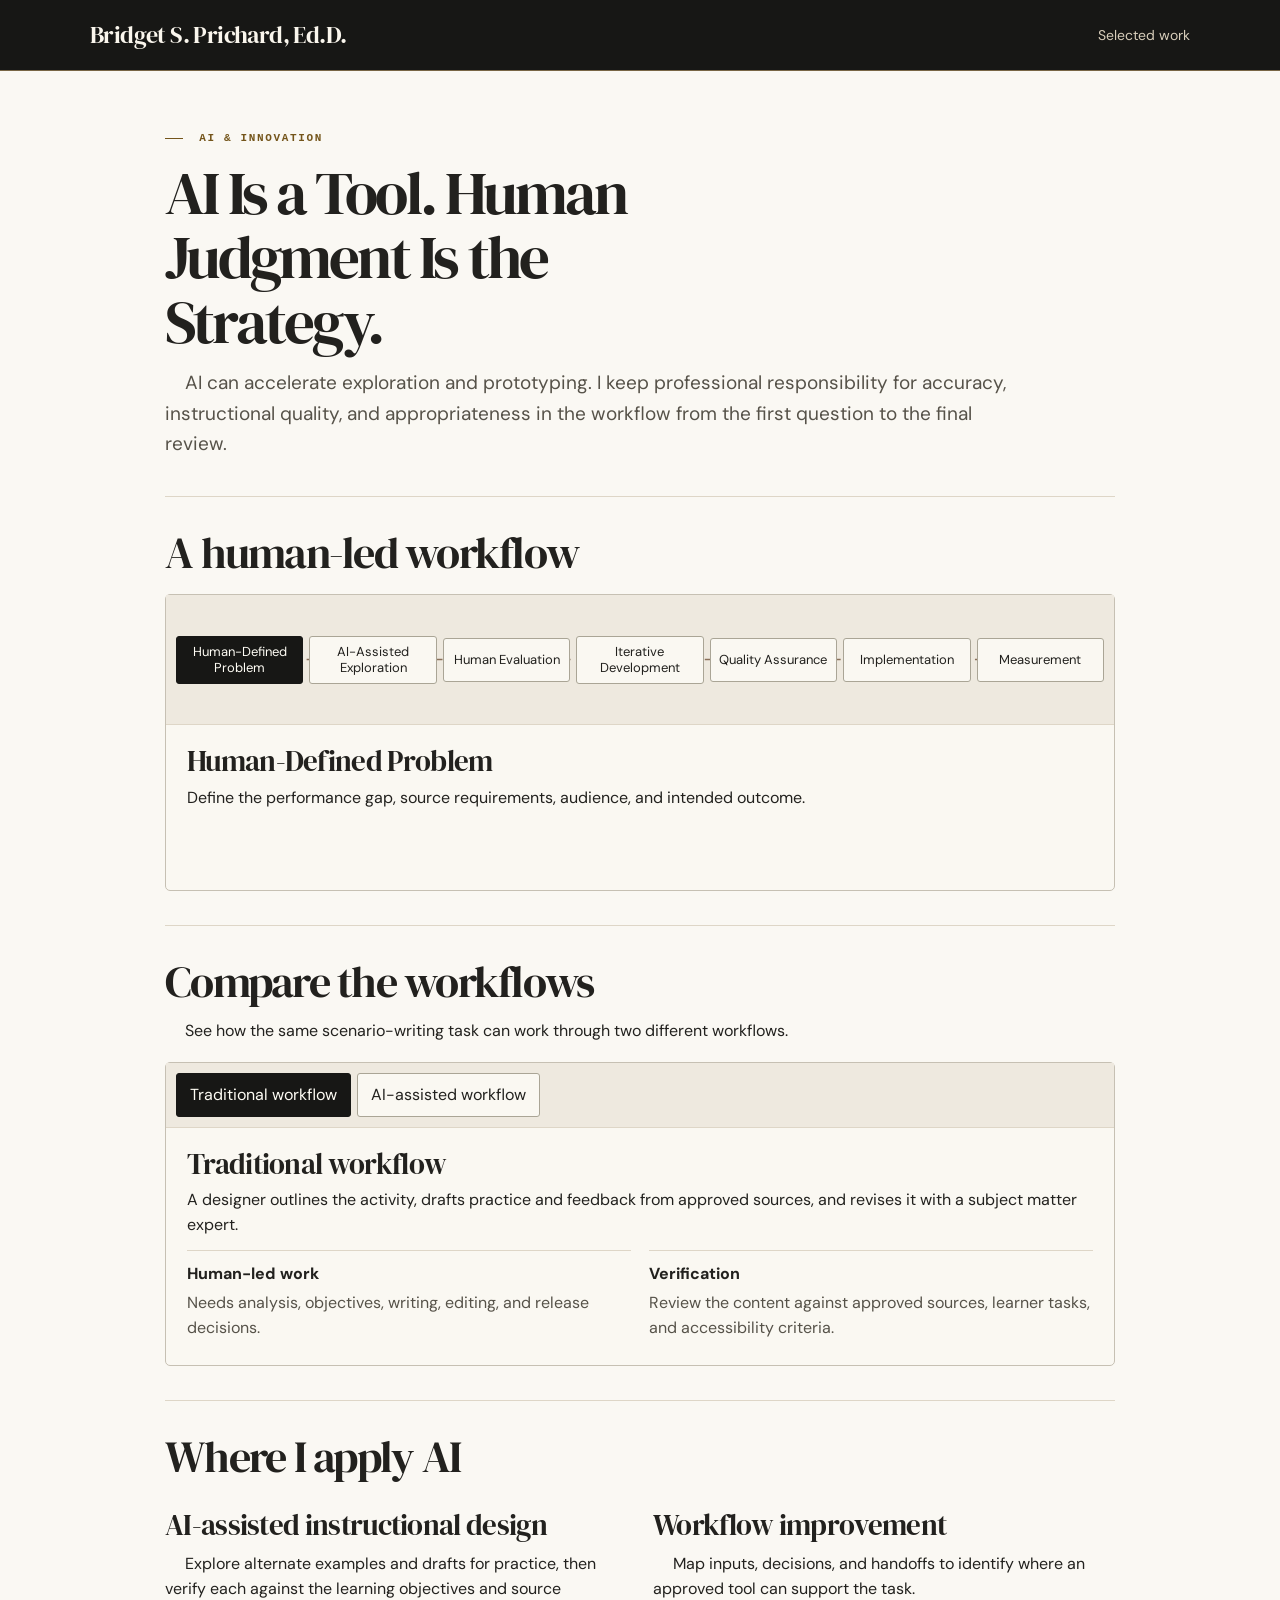
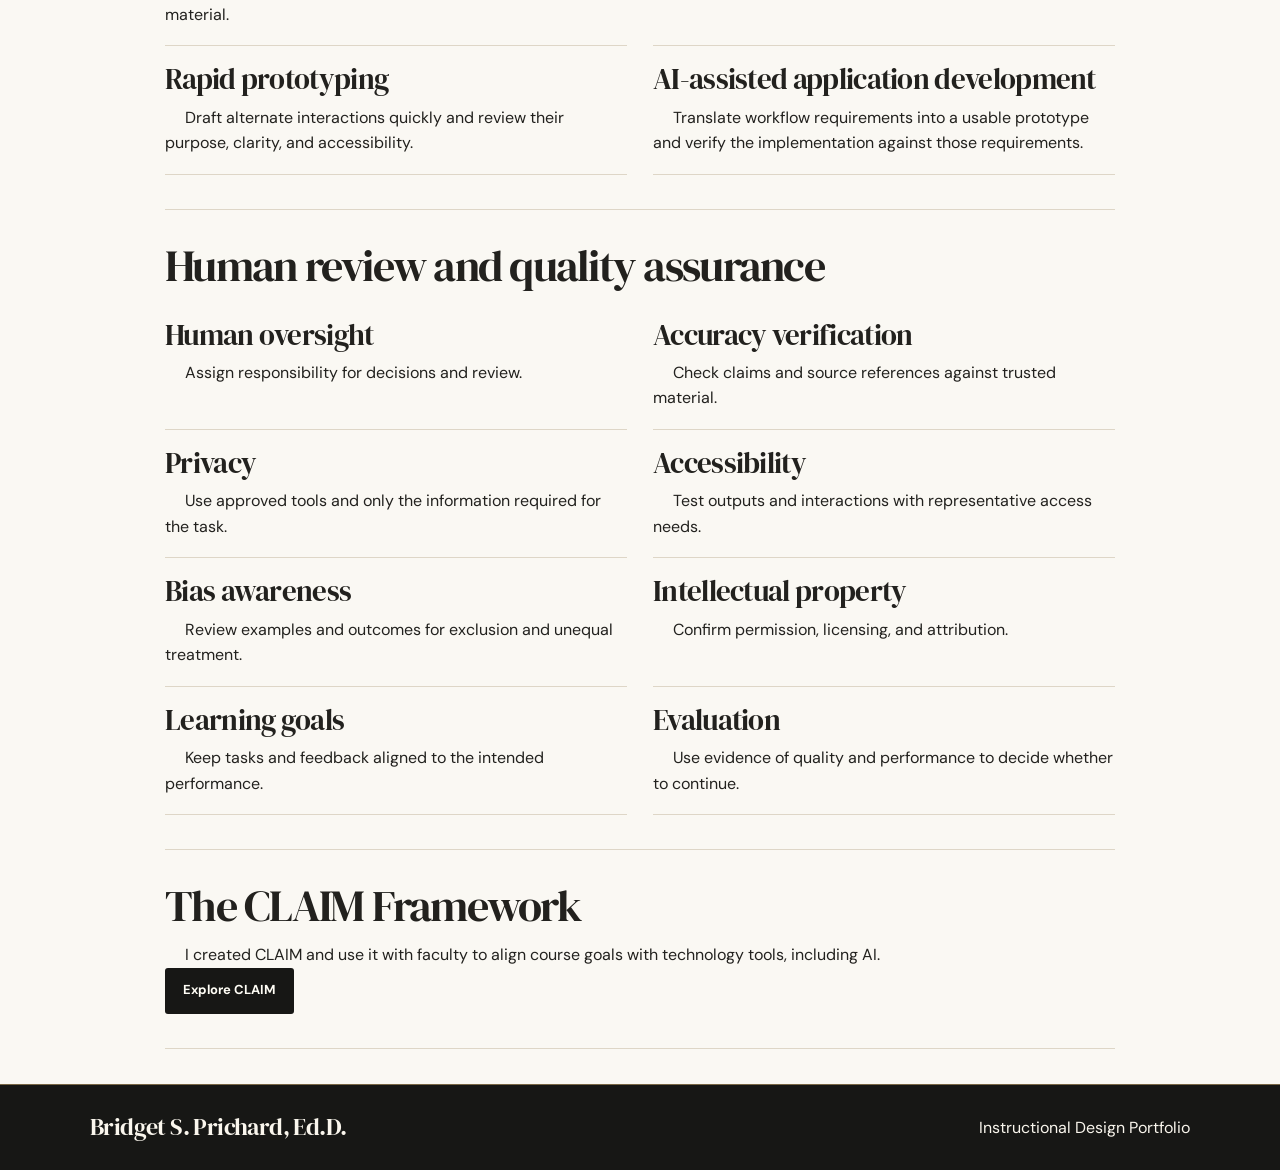
<file: innovation/index.html>
<!DOCTYPE html><html lang="en"><head><meta charSet="utf-8"/><link rel="preconnect" href="/" crossorigin=""/><meta name="viewport" content="width=device-width, initial-scale=1"/><link rel="stylesheet" href="/_next/static/chunks/2k5he-opn1d_k.css" data-precedence="next"/><link rel="preload" as="script" fetchPriority="low" href="/_next/static/chunks/1pcw6gskne7pf.js"/><script src="/_next/static/chunks/1wnov70f88xjy.js" async=""></script><script src="/_next/static/chunks/092r-mewpaf3q.js" async=""></script><script src="/_next/static/chunks/0c98xzjfks9hq.js" async=""></script><script src="/_next/static/chunks/turbopack-077hmtqrhcoji.js" async=""></script><script src="/_next/static/chunks/11sh9odyp_7nj.js" async=""></script><script src="/_next/static/chunks/1ua2kfq9s-me6.js" async=""></script><script src="/_next/static/chunks/0t-_f4pui62fd.js" async=""></script><script src="/_next/static/chunks/44xtk2i6rexr5.js" async=""></script><title>AI &amp; Innovation | Bridget S. Prichard, Ed.D.</title><meta name="description" content="The instructional design portfolio of Bridget S. Prichard, Ed.D. Explore case studies in learning experience design, performance improvement, and responsible AI."/><meta property="og:title" content="Bridget S. Prichard, Ed.D. | Instructional Design Portfolio"/><meta property="og:description" content="The instructional design portfolio of Bridget S. Prichard, Ed.D. Explore case studies in learning experience design, performance improvement, and responsible AI."/><meta property="og:url" content="https://bridgetprichard-droid.github.io/"/><meta property="og:site_name" content="Bridget S. Prichard, Ed.D."/><meta property="og:image" content="https://bridgetprichard-droid.github.io/opengraph-image?88148836dc6d7370"/><meta property="og:image:type" content="image/png"/><meta property="og:image:width" content="1200"/><meta property="og:image:height" content="630"/><meta property="og:image:alt" content="Bridget S. Prichard, Ed.D. | Instructional Design Portfolio"/><meta property="og:type" content="website"/><meta name="twitter:card" content="summary_large_image"/><meta name="twitter:title" content="Bridget S. Prichard, Ed.D. | Instructional Design Portfolio"/><meta name="twitter:description" content="The instructional design portfolio of Bridget S. Prichard, Ed.D. Explore case studies in learning experience design, performance improvement, and responsible AI."/><meta name="twitter:image" content="https://bridgetprichard-droid.github.io/opengraph-image?88148836dc6d7370"/><meta name="twitter:image:alt" content="Bridget S. Prichard, Ed.D. | Instructional Design Portfolio"/><meta name="twitter:image:type" content="image/png"/><meta name="twitter:image:width" content="1200"/><meta name="twitter:image:height" content="630"/><link rel="icon" href="/icon.svg?icon.2_6falyzox0gn.svg" sizes="any" type="image/svg+xml"/><meta name="next-size-adjust" content=""/><script src="/_next/static/chunks/0cz1d0mv5g_q7.js" noModule=""></script></head><body><div hidden=""><!--$--><!--/$--></div><a class="skip-link" href="#main">Skip to content</a><header class="site-header"><div class="shell header-inner"><a class="brand" href="/">Bridget S. Prichard, Ed.D.</a><nav class="portfolio-nav" aria-label="Primary"><a href="/#selected-work">Selected work</a></nav></div></header><main id="main" tabindex="-1"><div class="narrow"><header class="page-intro"><p class="eyebrow"><span></span> <!-- -->AI &amp; Innovation</p><h1>AI Is a Tool. Human Judgment Is the Strategy.</h1><div class="lede muted"><p>AI can accelerate exploration and prototyping. I keep professional responsibility for accuracy, instructional quality, and appropriateness in the workflow from the first question to the final review.</p></div></header><section class="content-block"><h2>A human-led workflow</h2><div class="explorer"><div class="explorer-controls diagram linear" role="group" aria-label="AI workflow stages"><svg class="diagram-lines" viewBox="0 0 600 130" preserveAspectRatio="none" aria-hidden="true"><path d="M35 65h530" fill="none" stroke="currentColor" stroke-width="1.5" stroke-dasharray="5 4"></path></svg><button type="button" aria-controls="_R_29bsnnb_" aria-pressed="true">Human-Defined Problem</button><button type="button" aria-controls="_R_29bsnnb_" aria-pressed="false">AI-Assisted Exploration</button><button type="button" aria-controls="_R_29bsnnb_" aria-pressed="false">Human Evaluation</button><button type="button" aria-controls="_R_29bsnnb_" aria-pressed="false">Iterative Development</button><button type="button" aria-controls="_R_29bsnnb_" aria-pressed="false">Quality Assurance</button><button type="button" aria-controls="_R_29bsnnb_" aria-pressed="false">Implementation</button><button type="button" aria-controls="_R_29bsnnb_" aria-pressed="false">Measurement</button></div><div id="_R_29bsnnb_" aria-live="polite" aria-atomic="true"><div class="explorer-detail" style="opacity:0;transform:translateY(5px)"><h3>Human-Defined Problem</h3><p>Define the performance gap, source requirements, audience, and intended outcome.</p></div></div></div></section><section class="content-block"><h2>Compare the workflows</h2><p>See how the same scenario-writing task can work through two different workflows.</p><div class="explorer"><div class="explorer-controls" role="group" aria-label="Workflow comparison"><button type="button" aria-controls="_R_3dbsnnb_" aria-pressed="true">Traditional workflow</button><button type="button" aria-controls="_R_3dbsnnb_" aria-pressed="false">AI-assisted workflow</button></div><div id="_R_3dbsnnb_" aria-live="polite" aria-atomic="true"><div class="explorer-detail" style="opacity:0;transform:translateY(5px)"><h3>Traditional workflow</h3><p>A designer outlines the activity, drafts practice and feedback from approved sources, and revises it with a subject matter expert.</p><dl class="topic-fields"><div><dt>Human-led work</dt><dd>Needs analysis, objectives, writing, editing, and release decisions.</dd></div><div><dt>Verification</dt><dd>Review the content against approved sources, learner tasks, and accessibility criteria.</dd></div></dl></div></div></div></section><section class="content-block"><h2>Where I apply AI</h2><div class="detail-grid"><article><h3>AI-assisted instructional design</h3><p>Explore alternate examples and drafts for practice, then verify each against the learning objectives and source material.</p></article><article><h3>Workflow improvement</h3><p>Map inputs, decisions, and handoffs to identify where an approved tool can support the task.</p></article><article><h3>Rapid prototyping</h3><p>Draft alternate interactions quickly and review their purpose, clarity, and accessibility.</p></article><article><h3>AI-assisted application development</h3><p>Translate workflow requirements into a usable prototype and verify the implementation against those requirements.</p></article></div></section><section class="content-block"><h2>Human review and quality assurance</h2><div class="detail-grid"><article><h3>Human oversight</h3><p>Assign responsibility for decisions and review.</p></article><article><h3>Accuracy verification</h3><p>Check claims and source references against trusted material.</p></article><article><h3>Privacy</h3><p>Use approved tools and only the information required for the task.</p></article><article><h3>Accessibility</h3><p>Test outputs and interactions with representative access needs.</p></article><article><h3>Bias awareness</h3><p>Review examples and outcomes for exclusion and unequal treatment.</p></article><article><h3>Intellectual property</h3><p>Confirm permission, licensing, and attribution.</p></article><article><h3>Learning goals</h3><p>Keep tasks and feedback aligned to the intended performance.</p></article><article><h3>Evaluation</h3><p>Use evidence of quality and performance to decide whether to continue.</p></article></div></section><section class="content-block"><h2>The CLAIM Framework</h2><p>I created CLAIM and use it with faculty to align course goals with technology tools, including AI.</p><a class="button primary" href="/work/claim/#demonstrations">Explore CLAIM</a></section></div><!--$--><!--/$--></main><footer class="site-footer"><div class="shell footer-inner"><a class="brand" href="/">Bridget S. Prichard, Ed.D.</a><p>Instructional Design Portfolio</p></div></footer><script type="application/ld+json">{"@context":"https://schema.org","@type":"Person","name":"Bridget S. Prichard, Ed.D.","jobTitle":"Senior Instructional Designer","worksFor":[{"@type":"Organization","name":"Morehead State University"},{"@type":"Organization","name":"American College of Education"}],"url":"https://bridgetprichard-droid.github.io"}</script><script id="_R_">(globalThis["TURBOPACK"] || (globalThis["TURBOPACK"] = [])).push({"otherChunks":["static/chunks/1pcw6gskne7pf.js","static/chunks/1wnov70f88xjy.js","static/chunks/092r-mewpaf3q.js","static/chunks/0c98xzjfks9hq.js"],"runtimeModuleIds":[94553]});</script><script src="/_next/static/chunks/1pcw6gskne7pf.js" async=""></script><script>(self.__next_f=self.__next_f||[]).push([0])</script><script>self.__next_f.push([1,"1:\"$Sreact.fragment\"\n2:\"/_next/static/chunks/11sh9odyp_7nj.js\"\n3:I[13474,[\"$2\"],\"Navigation\"]\n4:\"/_next/static/chunks/1ua2kfq9s-me6.js\"\n5:I[39756,[\"$4\"],\"default\"]\n6:I[37457,[\"$4\"],\"default\"]\n7:\"/_next/static/chunks/0t-_f4pui62fd.js\"\n8:\"/_next/static/chunks/44xtk2i6rexr5.js\"\n9:I[22016,[\"$2\",\"$7\",\"$8\"],\"\"]\nd:I[4814,[\"$2\",\"$7\",\"$8\"],\"Explorer\"]\n15:\"ViewportBoundary\"\n16:I[97367,[\"$4\"],\"$15\"]\n18:\"MetadataBoundary\"\n19:I[97367,[\"$4\"],\"$18\"]\n1a:\"$Sreact.suspense\"\n1c:I[68027,[\"$2\"],\"default\",1]\n:HL[\"/_next/static/chunks/2k5he-opn1d_k.css\",\"style\"]\n:HC[\"/\",\"\"]\nb:X\nc:[[\"children\",{\"s\":\"__PAGE__\",\"h\":512,\"d\":{\"r\":[\"$\",\"$1\",\"c\",{\"children\":[[\"$\",\"div\",null,{\"className\":\"narrow\",\"children\":[[\"$\",\"header\",null,{\"className\":\"page-intro\",\"children\":[\"$undefined\",[\"$\",\"p\",null,{\"className\":\"eyebrow\",\"children\":[[\"$\",\"span\",null,{}],\" \",\"AI \u0026 Innovation\"]}],[\"$\",\"h1\",null,{\"children\":\"AI Is a Tool. Human Judgment Is the Strategy.\"}],[\"$\",\"div\",null,{\"className\":\"lede muted\",\"children\":[\"$\",\"p\",null,{\"children\":\"AI can accelerate exploration and prototyping. I keep professional responsibility for accuracy, instructional quality, and appropriateness in the workflow from the first question to the final review.\"}]}]]}],[\"$\",\"section\",null,{\"className\":\"content-block\",\"children\":[[\"$\",\"h2\",null,{\"children\":\"A human-led workflow\"}],[\"$\",\"$Ld\",null,{\"label\":\"AI workflow stages\",\"diagram\":\"linear\",\"topics\":[{\"label\":\"Human-Defined Problem\",\"detail\":\"Define the performance gap, source requirements, audience, and intended outcome.\"},{\"label\":\"AI-Assisted Exploration\",\"detail\":\"Generate options or questions using approved tools and authorized material.\"},{\"label\":\"Human Evaluation\",\"detail\":\"Evaluate alternatives for fit, feasibility, risks, and alignment to the intended task.\"},{\"label\":\"Iterative Development\",\"detail\":\"Use rapid prototyping for instructional activities, workflow support, or applications.\"},{\"label\":\"Quality Assurance\",\"detail\":\"Verify content, behavior, accessibility, and use of sources before release.\"},{\"label\":\"Implementation\",\"detail\":\"Release within an approved workflow. Clarify how users and reviewers can report issues.\"},{\"label\":\"Measurement\",\"detail\":\"Evaluate quality, revision effort, accessibility, and evidence of improved performance.\"}]}]]}],\"$Le\",\"$Lf\",\"$L10\",\"$L11\"]}],[\"$L12\",\"$L13\"],\"$L14\"]}],\"p\":false,\"v\":null}}]]\na:[[\"children\",{\"s\":\"innovation\",\"h\":512,\"d\":{\"r\":[\"$\",\"$1\",\"c\",{\"children\":[null,[\"$\",\"$L5\",null,{\"parallelRouterKey\":\"children\",\"error\":\"$undefined\",\"errorStyles\":\"$undefined\",\"errorScripts\":\"$undefined\",\"template\":[\"$\",\"$L6\",null,{}],\"templateStyles\":\"$undefined\",\"templateScripts\":\"$undefined\",\"notFound\":\"$undefined\",\"forbidden\":\"$undefined\",\"unauthorized\":\"$undefined\"}]]}],\"p\":false,\"v\":\"$b\"},\"c\":\"$Qc\"}]]\n0:{\"P\":null,\"c\":[\"\",\"innovation\",\"\"],\"q\":\"\",\"i\":false,\"t\":{\"t\":{\"s\":\"\",\"h\":528,\"d\":{\"r\":[\"$\",\"$1\",\"c\",{\"children\":[[[\"$\",\"link\",\"0\",{\"rel\":\"stylesheet\",\"href\":\"/_next/static/chunks/2k5he-opn1d_k.css\",\"precedence\":\"next\",\"crossOrigin\":\"$undefined\",\"nonce\":\"$undefined\"}],[\"$\",\"script\",\"script-0\",{\"src\":\"/_next/static/chunks/11sh9odyp_7nj.js\",\"async\":true,\"nonce\":\"$undefined\"}]],[\"$\",\"html\",null,{\"lang\":\"en\",\"children\":[\"$\",\"body\",null,{\"children\":[[\"$\",\"a\",null,{\"className\":\"skip-link\",\"href\":\"#main\",\"children\":\"Skip to content\"}],[\"$\",\"$L3\",null,{}],[\"$\",\"main\",null,{\"id\":\"main\",\"tabIndex\":-1,\"children\":[\"$\",\"$L5\",null,{\"parallelRouterKey\":\"children\",\"error\":\"$undefined\",\"errorStyles\":\"$undefined\",\"errorScripts\":\"$undefined\",\"template\":[\"$\",\"$L6\",null,{}],\"templateStyles\":\"$undefined\",\"templateScripts\":\"$undefined\",\"notFound\":[[[\"$\",\"title\",null,{\"children\":\"404: This page could not be found.\"}],[\"$\",\"div\",null,{\"style\":{\"fontFamily\":\"system-ui,\\\"Segoe UI\\\",Roboto,Helvetica,Arial,sans-serif,\\\"Apple Color Emoji\\\",\\\"Segoe UI Emoji\\\"\",\"height\":\"100vh\",\"textAlign\":\"center\",\"display\":\"flex\",\"flexDirection\":\"column\",\"alignItems\":\"center\",\"justifyContent\":\"center\"},\"children\":[\"$\",\"div\",null,{\"children\":[[\"$\",\"style\",null,{\"dangerouslySetInnerHTML\":{\"__html\":\"body{color:#000;background:#fff;margin:0}.next-error-h1{border-right:1px solid rgba(0,0,0,.3)}@media (prefers-color-scheme:dark){body{color:#fff;background:#000}.next-error-h1{border-right:1px solid rgba(255,255,255,.3)}}\"}}],[\"$\",\"h1\",null,{\"className\":\"next-error-h1\",\"style\":{\"display\":\"inline-block\",\"margin\":\"0 20px 0 0\",\"padding\":\"0 23px 0 0\",\"fontSize\":24,\"fontWeight\":500,\"verticalAlign\":\"top\",\"lineHeight\":\"49px\"},\"children\":404}],[\"$\",\"div\",null,{\"style\":{\"display\":\"inline-block\"},\"children\":[\"$\",\"h2\",null,{\"style\":{\"fontSize\":14,\"fontWeight\":400,\"lineHeight\":\"49px\",\"margin\":0},\"children\":\"This page could not be found.\"}]}]]}]}]],[]],\"forbidden\":\"$undefined\",\"unauthorized\":\"$undefined\"}]}],[\"$\",\"footer\",null,{\"className\":\"site-footer\",\"children\":[\"$\",\"div\",null,{\"className\":\"shell footer-inner\",\"children\":[[\"$\",\"$L9\",null,{\"className\":\"brand\",\"href\":\"/\",\"children\":\"Bridget S. Prichard, Ed.D.\"}],[\"$\",\"p\",null,{\"children\":\"Instructional Design Portfolio\"}]]}]}],[\"$\",\"script\",null,{\"type\":\"application/ld+json\",\"dangerouslySetInnerHTML\":{\"__html\":\"{\\\"@context\\\":\\\"https://schema.org\\\",\\\"@type\\\":\\\"Person\\\",\\\"name\\\":\\\"Bridget S. Prichard, Ed.D.\\\",\\\"jobTitle\\\":\\\"Senior Instructional Designer\\\",\\\"worksFor\\\":[{\\\"@type\\\":\\\"Organization\\\",\\\"name\\\":\\\"Morehead State University\\\"},{\\\"@type\\\":\\\"Organization\\\",\\\"name\\\":\\\"American College of Education\\\"}],\\\"url\\\":\\\"https://bridgetprichard-droid.github.io\\\"}\"}}]]}]}]]}],\"p\":false,\"v\":null},\"c\":\"$Qa\"},\"h\":{\"r\":[\"$\",\"$1\",\"h\",{\"children\":[null,[\"$\",\"$L16\",null,{\"children\":\"$L17\"}],[\"$\",\"$L19\",null,{\"children\":[[\"$\",\"div\",null,{\"hidden\":true,\"children\":[\"$\",\"$1a\",null,{\"name\":\"Next.Metadata\",\"children\":\"$L1b\"}]}],null]}],[\"$\",\"meta\",null,{\"name\":\"next-size-adjust\",\"content\":\"\"}]]}],\"p\":false,\"v\":null}},\"m\":\"$undefined\",\"G\":[\"$1c\",[[\"$\",\"link\",\"0\",{\"rel\":\"stylesheet\",\"href\":\"/_next/static/chunks/2k5he-opn1d_k.css\",\"precedence\":\"next\",\"crossOrigin\":\"$undefined\",\"nonce\":\"$undefined\"}]]],\"S\":true,\"r\":\"$undefined\",\"s\":\"$undefined\",\"a\":\"$undefined\",\"l\":\"$undefined\",\"p\":\"$undefined\",\"d\":\"$undefined\",\"b\":\"dVgQz8eu0onLOFOBLwSHc\"}\n1d:I[97367,[\"$4\"],\"OutletBoundary\"]\nb:C\ne:[\"$\",\"section\",null,{\"className\":\"content-block\",\"children\":[[\"$\",\"h2\",null,{\"children\":\"Compare the workflows\"}],[\"$\",\"p\",null,{\"children\":\"See how the same scenario-writing task can work through two different workflows.\"}],[\"$\",\"$Ld\",null,{\"label\":\"Workflow comparison\",\"topics\":[{\"label\":\"Traditional workflow\",\"detail\":\"A designer outlines the activity, drafts practice and feedback from approved sources, and revises it with a subject matter expert.\",\"fields\":[[\"Human-led work\",\"Needs analysis, objectives, writing, editing, and release decisions.\"],[\"Verification\",\"Review the content against approved sources, learner tasks, and accessibility criteria.\"]]},{\"label\":\"AI-assisted workflow\",\"detail\":\"A designer supplies approved content and criteria to an AI tool, reviews draft practice options, and rewrites useful options with a subject matter expert.\",\"fields\":[[\"Human-led work\",\"Needs analysis, objectives, tool selection, editorial judgment, and release decisions.\"],[\"Verification\",\"Trace AI-generated claims to approved sources and review feedback, alignment, and accessibility.\"]]}]}]]}]\nf:[\"$\",\"section\",null,{\"className\":\"content-block\",\"children\":[[\"$\",\"h2\",null,{\"children\":\"Where I apply AI\"}],[\"$\",\"div\",null,{\"className\":\"detail-grid\",\"children\":[[\"$\",\"article\",null,{\"children\":[[\"$\",\"h3\",null,{\"children\":\"AI-assisted instructional design\"}],[\"$\",\"p\",null,{\"children\":\"Explore alternate examples and drafts for practice, then verify each against the learning objectives and source material.\"}]]}],[\"$\",\"article\",null,{\"children\":[[\"$\",\"h3\",null,{\"children\":\"Workflow improvement\"}],[\"$\",\"p\",null,{\"children\":\"Map inputs, decisions, and handoffs to identify where an approved tool can support the task.\"}]]}],[\"$\",\"article\",null,{\"children\":[[\"$\",\"h3\",null,{\"children\":\"Rapid prototyping\"}],[\"$\",\"p\",null,{\"children\":\"Draft alternate interactions quickly and review their purpose, clarity, and accessibility.\"}]]}],[\"$\",\"article\",null,{\"children\":[[\"$\",\"h3\",null,{\"children\":\"AI-assisted application development\"}],[\"$\",\"p\",null,{\"children\":\"Translate workflow requirements into a usable prototype and verify the implementation against those requirements.\"}]]}]]}]]}]\n10:[\"$\",\"section\",null,{\"className\":\"content-block\",\"children\":[[\"$\",\"h2\",null,{\"children\":\"Human review and quality assurance\"}],[\"$\",\"div\",null,{\"className\":\"detail-grid\",\"children\":[[\"$\",\"article\",\"Human oversight\",{\"children\":[[\"$\",\"h3\",null,{\"children\":\"Human oversight\"}],[\"$\",\"p\",null,{\"children\":\"Assign responsibility for decisions and review.\"}]]}],[\"$\",\"article\",\"Accuracy verification\",{\"children\":[[\"$\",\"h3\",null,{\"children\":\"Accuracy verification\"}],[\"$\",\"p\",null,{\"children\":\"Check claims and source references against trusted material.\"}]]}],[\"$\",\"article\",\"Privacy\",{\"children\":[[\"$\",\"h3\",null,{\"children\":\"Privacy\"}],[\"$\",\"p\",null,{\"children\":\"Use approved tools and only the information required for the task.\"}]]}],[\"$\",\"article\",\"Accessibility\",{\"children\":[[\"$\",\"h3\",null,{\"children\":\"Accessibility\"}],[\"$\",\"p\",null,{\"children\":\"Test outputs and interactions with representative access needs.\"}]]}],[\"$\",\"article\",\"Bias awareness\",{\"children\":[[\"$\",\"h3\",null,{\"children\":\"Bias awareness\"}],[\"$\",\"p\",null,{\"children\":\"Review examples and outcomes for exclusion and unequal treatment.\"}]]}],[\"$\",\"article\",\"Intellectual property\",{\"children\":[[\"$\",\"h3\",null,{\"children\":\"Intellectual property\"}],[\"$\",\"p\",null,{\"children\":\"Confirm permission, licensing, and attribution.\"}]]}],[\"$\",\"article\",\"Learning goals\",{\"children\":[[\"$\",\"h3\",null,{\"children\":\"Learning goals\"}],[\"$\",\"p\",null,{\"children\":\"Keep tasks and feedback aligned to the intended performance.\"}]]}],[\"$\",\"article\",\"Evaluation\",{\"children\":[[\"$\",\"h3\",null,{\"children\":\"Evaluation\"}],[\"$\",\"p\",null,{\"children\":\"Use evidence of quality and performance to decide whether to continue.\"}]]}]]}]]}]\n11:[\"$\",\"section\",null,{\"className\":\"content-block\",\"children\":[[\"$\",\"h2\",null,{\"children\":\"The CLAIM Framework\"}],[\"$\",\"p\",null,{\"children\":\"I created CLAIM and use it with faculty to align course goals with technology tools, including AI.\"}],[\"$\",\"$L9\",null,{\"className\":\"button primary\",\"href\":\"/work/claim#demonstrations\",\"children\":\"Explore CLAIM\"}]]}]\n12:[\"$\",\"script\",\"script-0\",{\"src\":\"/_next/static/chunks/0t-_f4pui62fd.js\",\"async\":true,\"nonce\":\"$undefined\"}]\n13:[\"$\",\"script\",\"script-1\",{\"src\":\"/_next/static/chunks/44xtk2i6rexr5.js\",\"async\":true,\"nonce\":\"$undefined\"}]\n14:[\"$\",\"$L1d\",null,{\"children\":[\"$\",\"$1a\",null,{\"name\":\"Next.MetadataOutlet\",\"children\":\"$@1e\"}]}]\n17:[[\"$\",\"meta\",\"0\",{\"charSet\":\"utf-8\"}],[\"$\",\"meta\",\"1\",{\"name\":\"viewport\",\"content\":\"width=device-width, initial-scale=1\"}]]\n1f:I[27201,[\"$4\"],\"IconMark\"]\n1b:[[\"$\",\"title\",\"0\",{\"children\":\"AI \u0026 Innovation | Bridget S. Prichard, Ed.D.\"}],[\"$\",\"meta\",\"1\",{\"name\":\"description\",\"content\":\"The instructional design portfolio of Bridget S. Prichard, Ed.D. Explore case studies in learning experience design, performance improvement, and responsible AI.\"}],[\"$\",\"meta\",\"2\",{\"property\":\"og:title\",\"content\":\"Bridget S. Prichard, Ed.D. | Instructional Design Portfolio\"}],[\"$\",\"meta\",\"3\",{\"property\":\"og:description\",\"content\":\"The instructional design portfolio of Bridget S. Prichard, Ed.D. Explore case studies in learning experience design, performance improvement, and responsible AI.\"}],[\"$\",\"meta\",\"4\",{\"property\":\"og:url\",\"content\":\"https://bridgetprichard-droid.github.io/\"}],[\"$\",\"meta\",\"5\",{\"property\":\"og:site_name\",\"content\":\"Bridget S. Prichard, Ed.D.\"}],[\"$\",\"meta\",\"6\",{\"property\":\"og:image\",\"content\":\"https://bridgetprichard-droid.github.io/opengraph-image?88148836dc6d7370\"}],[\"$\",\"meta\",\"7\",{\"property\":\"og:image:type\",\"content\":\"image/png\"}],[\"$\",\"meta\",\"8\",{\"property\":\"og:image:width\",\"content\":\"1200\"}],[\"$\",\"meta\",\"9\",{\"property\":\"og:image:height\",\"content\":\"630\"}],[\"$\",\"meta\",\"10\",{\"property\":\"og:image:alt\",\"content\":\"Bridget S. Prichard, Ed.D. | Instructional Design Portfolio\"}],[\"$\",\"meta\",\"11\",{\"property\":\"og:type\",\"content\":\"website\"}],[\"$\",\"meta\",\"12\",{\"name\":\"twitter:card\",\"content\":\"summary_large_image\"}],[\"$\",\"meta\",\"13\",{\"name\":\"twitter:title\",\"content\":\"Bridget S. Prichard, Ed.D. | Instructional Design Portfolio\"}],[\"$\",\"meta\",\"14\",{\"name\":\"twitter:description\",\"content\":\"The instructional design portfolio of Bridget S. Prichard, Ed.D. Explore case studies in learning experience design, performance improvement, and responsible AI.\"}],[\"$\",\"meta\",\"15\",{\"name\":\"twitter:image\",\"content\":\"https://bridgetprichard-droid.github.io/opengraph-image?88148836dc6d7370\"}],[\"$\",\"meta\",\"16\",{\"name\":\"twitter:image:alt\",\"content\":\"Bridget S. Prichard, Ed.D. | Instructional Design Portfolio\"}],[\"$\",\"meta\",\"17\",{\"name\":\"twitter:image:type\",\"content\":\"image/png\"}],[\"$\",\"meta\",\"18\",{\"name\":\"twitter:image:width\",\"content\":\"1200\"}],[\"$\",\"meta\",\"19\",{\"name\":\"twitter:image:height\",\"content\":\"630\"}],[\"$\",\"link\",\"20\",{\"rel\":\"icon\",\"href\":\"/icon.svg?icon.2_6falyzox0gn.svg\",\"sizes\":\"any\",\"type\":\"image/svg+xml\"}],[\"$\",\"$L1f\",\"21\",{}]]\n1e:null\n"])</script></body></html>
</file>
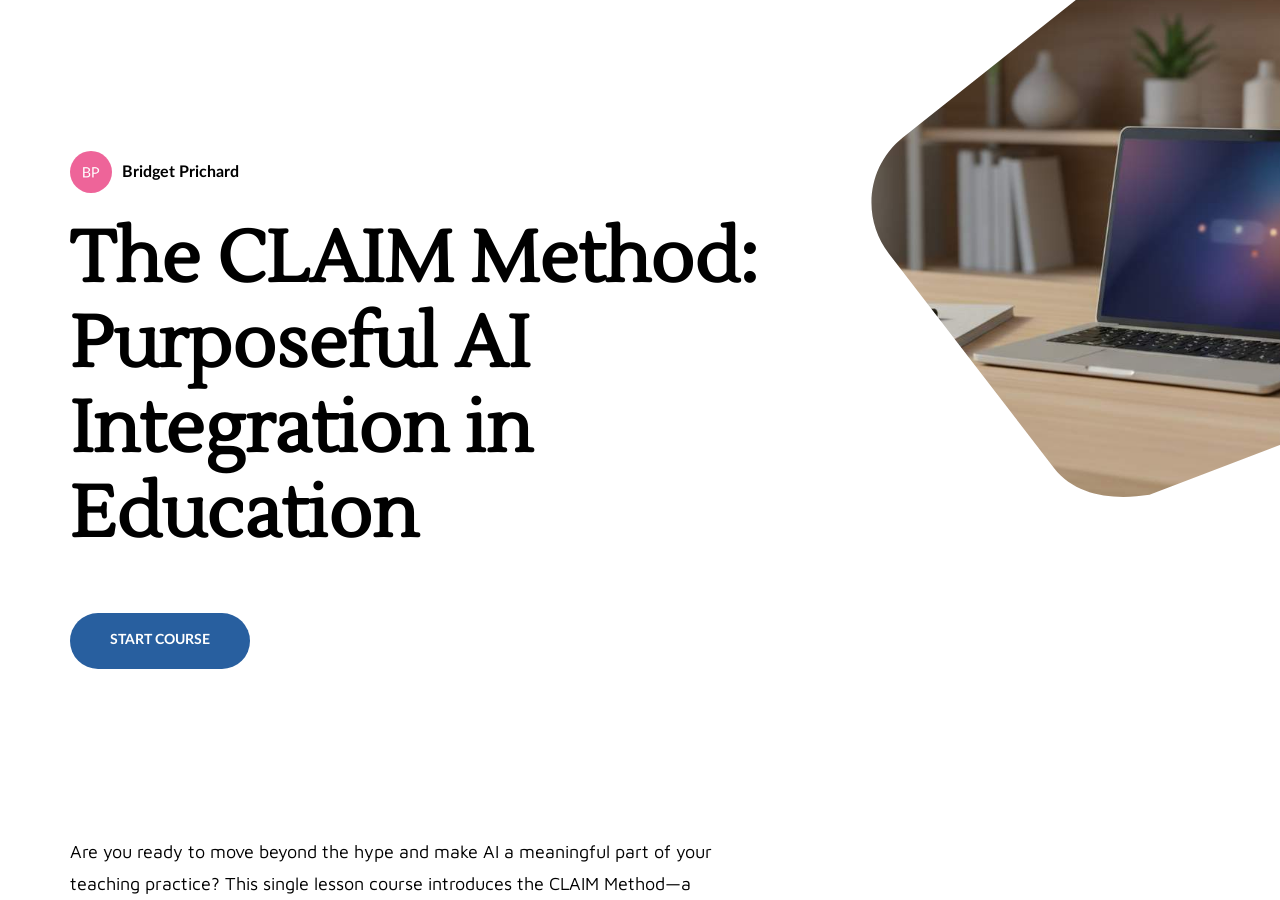
<file: courses/claim/index.html>
<!doctype html>
<!-- 
course package version: 2eMKQaDi
rise_frontend sha: 5f12c707ea4326bbed0b9a78995b8d1bd0b3d381
learn_distribution_frontend sha: b39f14ee48d5047c214349718046e10a677ec56f
mondrian sha: 0dc2868ac657bef2c335e03e109dc7dec42011f9
sandbox sha: 42753f3391b109fa3788c525c22880445ab48325
 -->
<html lang="en">
  <head>
    <meta charset="utf-8">
    <meta name="viewport" content="width=device-width,initial-scale=1">
    <title>The CLAIM Method: Purposeful AI Integration in Education</title>
    
    <script type="application/json" id="__CONFIG__">
      {"remoteManifest":{"learn_distribution_frontend":{".js":["learn_dist/entry.js"]},"mondrian":{".js":["mondrian/entry.js"]}},"assetTargetPrefixes":{"media":"assets","font":"lib/fonts"}}
    </script>
    
    <script src="lib/dist/c45a9871.js"></script>
  </head>
  <body>
    <div id="app"></div>
    
      <script src="lib/rise/bc67527f.js"></script>
    
  </body>
</html>
</file>
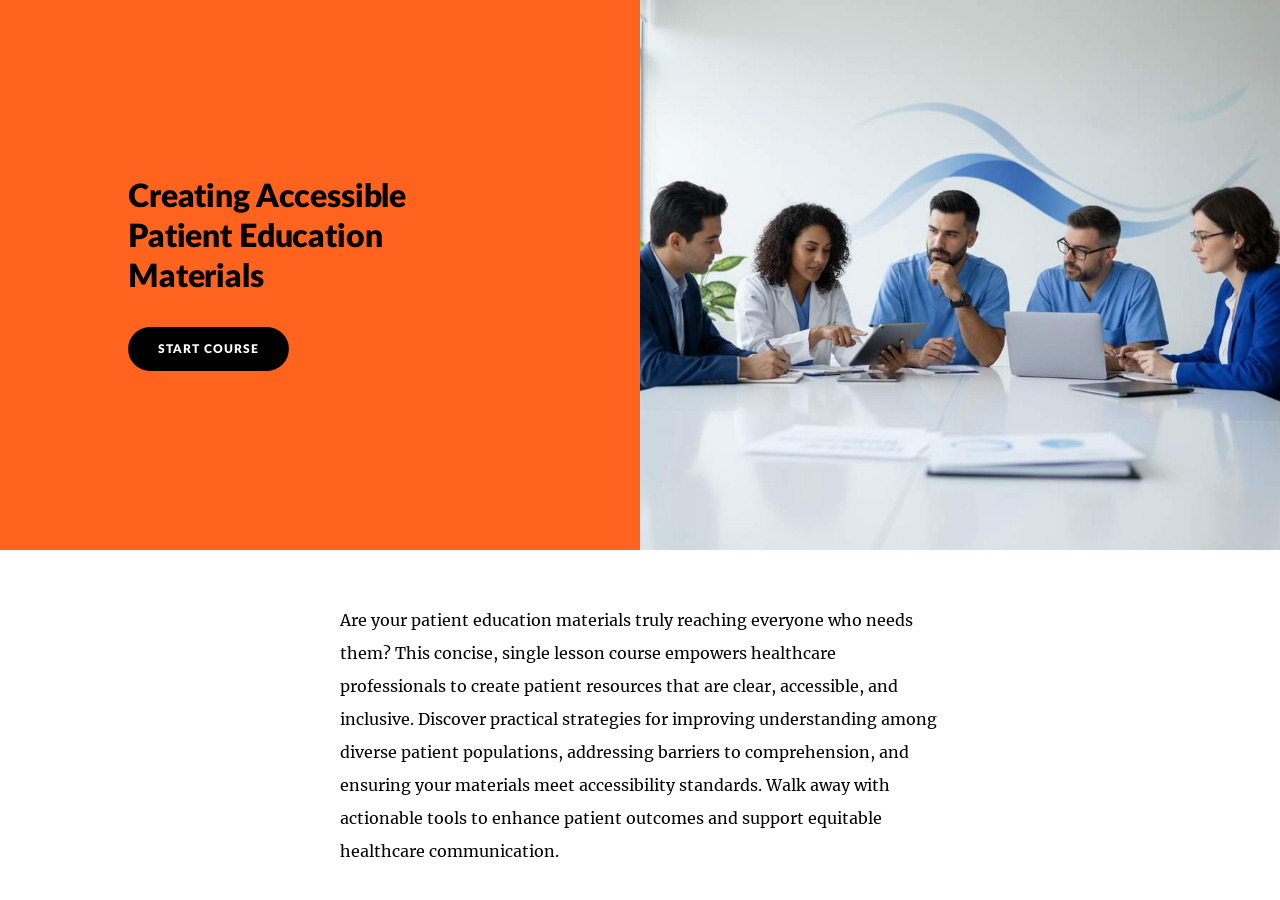
<file: courses/patient-education/index.html>
<!doctype html>
<!-- 
course package version: bsG3ZsTv
rise_frontend sha: 5f12c707ea4326bbed0b9a78995b8d1bd0b3d381
learn_distribution_frontend sha: b39f14ee48d5047c214349718046e10a677ec56f
mondrian sha: 0dc2868ac657bef2c335e03e109dc7dec42011f9
sandbox sha: 42753f3391b109fa3788c525c22880445ab48325
 -->
<html lang="en">
  <head>
    <meta charset="utf-8">
    <meta name="viewport" content="width=device-width,initial-scale=1">
    <title>Creating Accessible Patient Education Materials</title>
    
    <script type="application/json" id="__CONFIG__">
      {"remoteManifest":{"learn_distribution_frontend":{".js":["learn_dist/entry.js"]},"mondrian":{".js":["mondrian/entry.js"]}},"assetTargetPrefixes":{"media":"assets","font":"lib/fonts"}}
    </script>
    
    <script src="lib/dist/c45a9871.js"></script>
  </head>
  <body>
    <div id="app"></div>
    
      <script src="lib/rise/bc67527f.js"></script>
    
  </body>
</html>
</file>
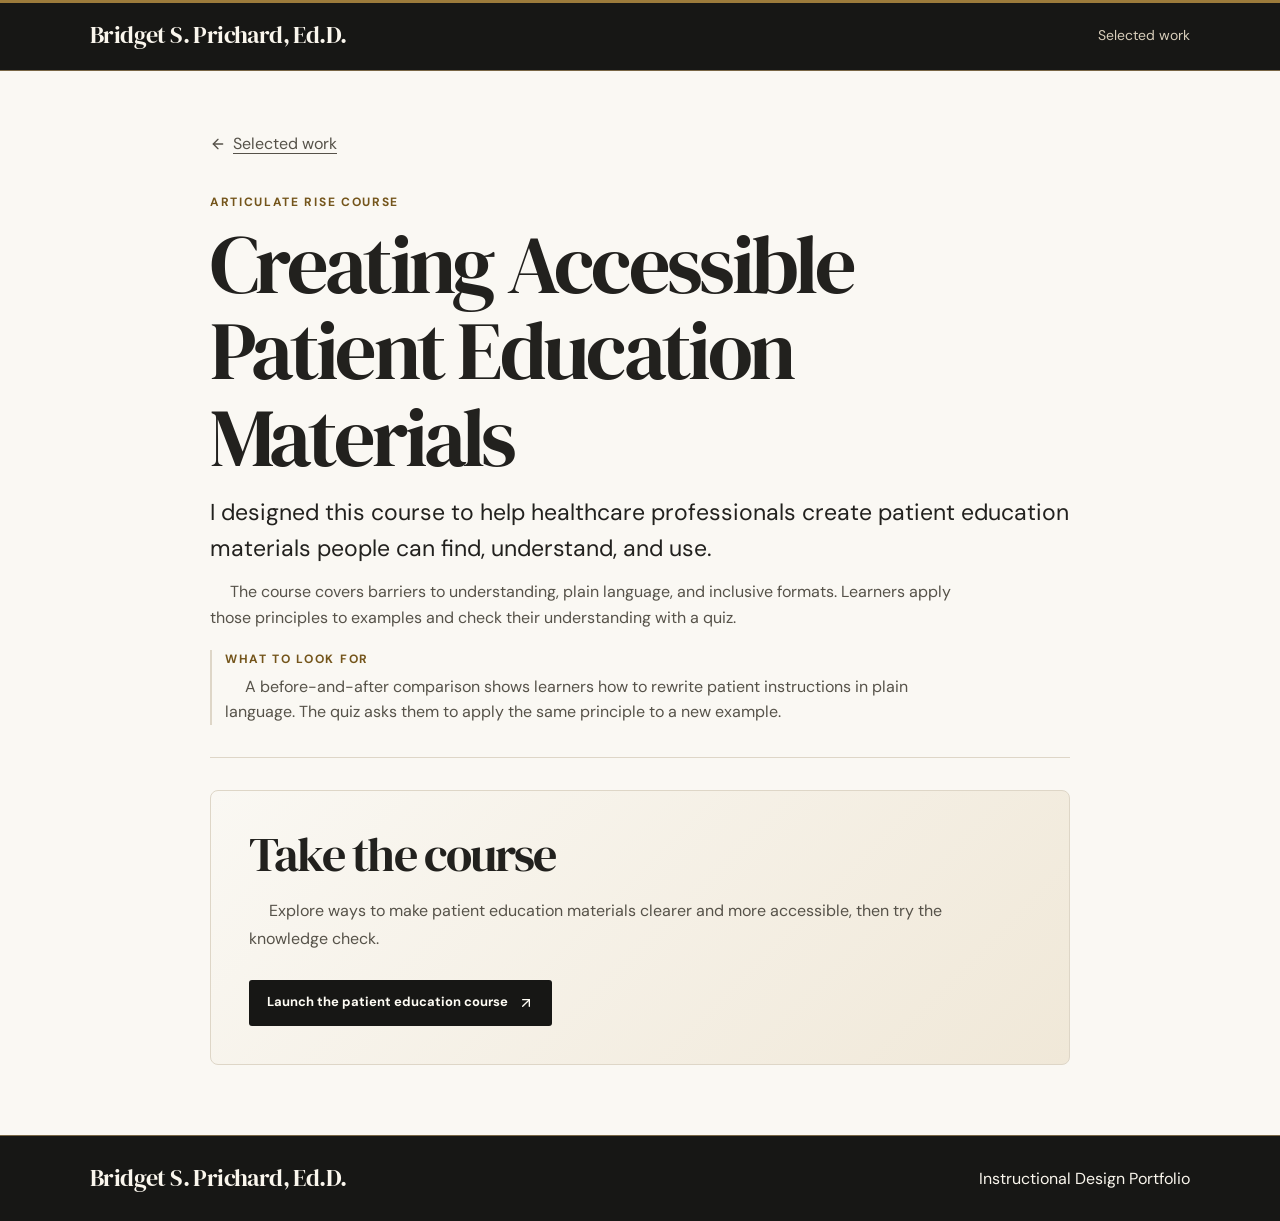
<file: work/accessible-patient-education/index.html>
<!DOCTYPE html><html lang="en"><head><meta charSet="utf-8"/><link rel="preconnect" href="/" crossorigin=""/><meta name="viewport" content="width=device-width, initial-scale=1"/><link rel="stylesheet" href="/_next/static/chunks/2k5he-opn1d_k.css" data-precedence="next"/><link rel="preload" as="script" fetchPriority="low" href="/_next/static/chunks/1pcw6gskne7pf.js"/><script src="/_next/static/chunks/1wnov70f88xjy.js" async=""></script><script src="/_next/static/chunks/092r-mewpaf3q.js" async=""></script><script src="/_next/static/chunks/0c98xzjfks9hq.js" async=""></script><script src="/_next/static/chunks/turbopack-077hmtqrhcoji.js" async=""></script><script src="/_next/static/chunks/11sh9odyp_7nj.js" async=""></script><script src="/_next/static/chunks/1ua2kfq9s-me6.js" async=""></script><script src="/_next/static/chunks/0zroui_xj5_sk.js" async=""></script><script src="/_next/static/chunks/44xtk2i6rexr5.js" async=""></script><title>Creating Accessible Patient Education Materials | Bridget S. Prichard, Ed.D.</title><meta name="description" content="I designed this course to help healthcare professionals create patient education materials people can find, understand, and use."/><meta property="og:title" content="Bridget S. Prichard, Ed.D. | Instructional Design Portfolio"/><meta property="og:description" content="The instructional design portfolio of Bridget S. Prichard, Ed.D. Explore case studies in learning experience design, performance improvement, and responsible AI."/><meta property="og:url" content="https://bridgetprichard-droid.github.io/"/><meta property="og:site_name" content="Bridget S. Prichard, Ed.D."/><meta property="og:image" content="https://bridgetprichard-droid.github.io/opengraph-image?88148836dc6d7370"/><meta property="og:image:type" content="image/png"/><meta property="og:image:width" content="1200"/><meta property="og:image:height" content="630"/><meta property="og:image:alt" content="Bridget S. Prichard, Ed.D. | Instructional Design Portfolio"/><meta property="og:type" content="website"/><meta name="twitter:card" content="summary_large_image"/><meta name="twitter:title" content="Bridget S. Prichard, Ed.D. | Instructional Design Portfolio"/><meta name="twitter:description" content="The instructional design portfolio of Bridget S. Prichard, Ed.D. Explore case studies in learning experience design, performance improvement, and responsible AI."/><meta name="twitter:image" content="https://bridgetprichard-droid.github.io/opengraph-image?88148836dc6d7370"/><meta name="twitter:image:alt" content="Bridget S. Prichard, Ed.D. | Instructional Design Portfolio"/><meta name="twitter:image:type" content="image/png"/><meta name="twitter:image:width" content="1200"/><meta name="twitter:image:height" content="630"/><link rel="icon" href="/icon.svg?icon.2_6falyzox0gn.svg" sizes="any" type="image/svg+xml"/><meta name="next-size-adjust" content=""/><script src="/_next/static/chunks/0cz1d0mv5g_q7.js" noModule=""></script></head><body><div hidden=""><!--$--><!--/$--></div><a class="skip-link" href="#main">Skip to content</a><header class="site-header"><div class="shell header-inner"><a class="brand" href="/">Bridget S. Prichard, Ed.D.</a><nav class="portfolio-nav" aria-label="Primary"><a href="/#selected-work">Selected work</a></nav></div></header><main id="main" tabindex="-1"><article class="portfolio-shell case-page case-study"><span class="case-reading-progress" aria-hidden="true"></span><header class="case-hero"><a class="text-link" href="/#selected-work"><svg xmlns="http://www.w3.org/2000/svg" width="16" height="16" viewBox="0 0 24 24" fill="none" stroke="currentColor" stroke-width="2" stroke-linecap="round" stroke-linejoin="round" class="lucide lucide-arrow-left" aria-hidden="true"><path d="m12 19-7-7 7-7"></path><path d="M19 12H5"></path></svg> Selected work</a><p class="editorial-label">Articulate Rise course</p><h1>Creating Accessible Patient Education Materials</h1><p class="case-lede">I designed this course to help healthcare professionals create patient education materials people can find, understand, and use.</p><p class="case-detail">The course covers barriers to understanding, plain language, and inclusive formats. Learners apply those principles to examples and check their understanding with a quiz.</p><section class="case-evidence" aria-labelledby="case-evidence-title"><h2 id="case-evidence-title" class="editorial-label">What to look for</h2><p>A before-and-after comparison shows learners how to rewrite patient instructions in plain language. The quiz asks them to apply the same principle to a new example.</p></section></header><div class="case-artifact" id="demonstrations"><section class="case-section case-course" aria-labelledby="case-course-title"><h2 id="case-course-title">Take the course</h2><p>Explore ways to make patient education materials clearer and more accessible, then try the knowledge check.</p><div class="actions"><a class="button primary" href="/courses/patient-education/index.html">Launch the patient education course<!-- --> <svg xmlns="http://www.w3.org/2000/svg" width="16" height="16" viewBox="0 0 24 24" fill="none" stroke="currentColor" stroke-width="2" stroke-linecap="round" stroke-linejoin="round" class="lucide lucide-arrow-up-right" aria-hidden="true"><path d="M7 7h10v10"></path><path d="M7 17 17 7"></path></svg></a></div></section></div></article><!--$--><!--/$--></main><footer class="site-footer"><div class="shell footer-inner"><a class="brand" href="/">Bridget S. Prichard, Ed.D.</a><p>Instructional Design Portfolio</p></div></footer><script type="application/ld+json">{"@context":"https://schema.org","@type":"Person","name":"Bridget S. Prichard, Ed.D.","jobTitle":"Senior Instructional Designer","worksFor":[{"@type":"Organization","name":"Morehead State University"},{"@type":"Organization","name":"American College of Education"}],"url":"https://bridgetprichard-droid.github.io"}</script><script id="_R_">(globalThis["TURBOPACK"] || (globalThis["TURBOPACK"] = [])).push({"otherChunks":["static/chunks/1pcw6gskne7pf.js","static/chunks/1wnov70f88xjy.js","static/chunks/092r-mewpaf3q.js","static/chunks/0c98xzjfks9hq.js"],"runtimeModuleIds":[94553]});</script><script src="/_next/static/chunks/1pcw6gskne7pf.js" async=""></script><script>(self.__next_f=self.__next_f||[]).push([0])</script><script>self.__next_f.push([1,"1:\"$Sreact.fragment\"\n2:\"/_next/static/chunks/11sh9odyp_7nj.js\"\n3:I[13474,[\"$2\"],\"Navigation\"]\n4:\"/_next/static/chunks/1ua2kfq9s-me6.js\"\n5:I[39756,[\"$4\"],\"default\"]\n6:I[37457,[\"$4\"],\"default\"]\n7:\"/_next/static/chunks/0zroui_xj5_sk.js\"\n8:\"/_next/static/chunks/44xtk2i6rexr5.js\"\n9:I[22016,[\"$2\",\"$7\",\"$8\"],\"\"]\nf:I[97367,[\"$4\"],\"OutletBoundary\"]\n10:\"$Sreact.suspense\"\n12:\"ViewportBoundary\"\n13:I[97367,[\"$4\"],\"$12\"]\n15:\"MetadataBoundary\"\n16:I[97367,[\"$4\"],\"$15\"]\n18:I[68027,[\"$2\"],\"default\",1]\n:HL[\"/_next/static/chunks/2k5he-opn1d_k.css\",\"style\"]\n:HC[\"/\",\"\"]\nb:X\nd:[[\"children\",{\"s\":\"__PAGE__\",\"h\":512,\"d\":{\"r\":[\"$\",\"$1\",\"c\",{\"children\":[\"$Le\",[[\"$\",\"script\",\"script-0\",{\"src\":\"/_next/static/chunks/0zroui_xj5_sk.js\",\"async\":true,\"nonce\":\"$undefined\"}],[\"$\",\"script\",\"script-1\",{\"src\":\"/_next/static/chunks/44xtk2i6rexr5.js\",\"async\":true,\"nonce\":\"$undefined\"}]],[\"$\",\"$Lf\",null,{\"children\":[\"$\",\"$10\",null,{\"name\":\"Next.MetadataOutlet\",\"children\":\"$@11\"}]}]]}],\"p\":false,\"v\":null}}]]\nc:[[\"children\",{\"s\":{\"n\":\"slug\",\"t\":\"d\",\"k\":\"accessible-patient-education\",\"s\":[]},\"h\":512,\"d\":{\"r\":[\"$\",\"$1\",\"c\",{\"children\":[null,[\"$\",\"$L5\",null,{\"parallelRouterKey\":\"children\",\"error\":\"$undefined\",\"errorStyles\":\"$undefined\",\"errorScripts\":\"$undefined\",\"template\":[\"$\",\"$L6\",null,{}],\"templateStyles\":\"$undefined\",\"templateScripts\":\"$undefined\",\"notFound\":\"$undefined\",\"forbidden\":\"$undefined\",\"unauthorized\":\"$undefined\"}]]}],\"p\":false,\"v\":\"$b\"},\"c\":\"$Qd\"}]]\na:[[\"children\",{\"s\":\"work\",\"h\":512,\"d\":{\"r\":[\"$\",\"$1\",\"c\",{\"children\":[null,[\"$\",\"$L5\",null,{\"parallelRouterKey\":\"children\",\"error\":\"$undefined\",\"errorStyles\":\"$undefined\",\"errorScripts\":\"$undefined\",\"template\":[\"$\",\"$L6\",null,{}],\"templateStyles\":\"$undefined\",\"templateScripts\":\"$undefined\",\"notFound\":\"$undefined\",\"forbidden\":\"$undefined\",\"unauthorized\":\"$undefined\"}]]}],\"p\":false,\"v\":\"$b\"},\"c\":\"$Qc\"}]]\n0:{\"P\":null,\"c\":[\"\",\"work\",\"accessible-patient-education\",\"\"],\"q\":\"\",\"i\":false,\"t\":{\"t\":{\"s\":\"\",\"h\":528,\"d\":{\"r\":[\"$\",\"$1\",\"c\",{\"children\":[[[\"$\",\"link\",\"0\",{\"rel\":\"stylesheet\",\"href\":\"/_next/static/chunks/2k5he-opn1d_k.css\",\"precedence\":\"next\",\"crossOrigin\":\"$undefined\",\"nonce\":\"$undefined\"}],[\"$\",\"script\",\"script-0\",{\"src\":\"/_next/static/chunks/11sh9odyp_7nj.js\",\"async\":true,\"nonce\":\"$undefined\"}]],[\"$\",\"html\",null,{\"lang\":\"en\",\"children\":[\"$\",\"body\",null,{\"children\":[[\"$\",\"a\",null,{\"className\":\"skip-link\",\"href\":\"#main\",\"children\":\"Skip to content\"}],[\"$\",\"$L3\",null,{}],[\"$\",\"main\",null,{\"id\":\"main\",\"tabIndex\":-1,\"children\":[\"$\",\"$L5\",null,{\"parallelRouterKey\":\"children\",\"error\":\"$undefined\",\"errorStyles\":\"$undefined\",\"errorScripts\":\"$undefined\",\"template\":[\"$\",\"$L6\",null,{}],\"templateStyles\":\"$undefined\",\"templateScripts\":\"$undefined\",\"notFound\":[[[\"$\",\"title\",null,{\"children\":\"404: This page could not be found.\"}],[\"$\",\"div\",null,{\"style\":{\"fontFamily\":\"system-ui,\\\"Segoe UI\\\",Roboto,Helvetica,Arial,sans-serif,\\\"Apple Color Emoji\\\",\\\"Segoe UI Emoji\\\"\",\"height\":\"100vh\",\"textAlign\":\"center\",\"display\":\"flex\",\"flexDirection\":\"column\",\"alignItems\":\"center\",\"justifyContent\":\"center\"},\"children\":[\"$\",\"div\",null,{\"children\":[[\"$\",\"style\",null,{\"dangerouslySetInnerHTML\":{\"__html\":\"body{color:#000;background:#fff;margin:0}.next-error-h1{border-right:1px solid rgba(0,0,0,.3)}@media (prefers-color-scheme:dark){body{color:#fff;background:#000}.next-error-h1{border-right:1px solid rgba(255,255,255,.3)}}\"}}],[\"$\",\"h1\",null,{\"className\":\"next-error-h1\",\"style\":{\"display\":\"inline-block\",\"margin\":\"0 20px 0 0\",\"padding\":\"0 23px 0 0\",\"fontSize\":24,\"fontWeight\":500,\"verticalAlign\":\"top\",\"lineHeight\":\"49px\"},\"children\":404}],[\"$\",\"div\",null,{\"style\":{\"display\":\"inline-block\"},\"children\":[\"$\",\"h2\",null,{\"style\":{\"fontSize\":14,\"fontWeight\":400,\"lineHeight\":\"49px\",\"margin\":0},\"children\":\"This page could not be found.\"}]}]]}]}]],[]],\"forbidden\":\"$undefined\",\"unauthorized\":\"$undefined\"}]}],[\"$\",\"footer\",null,{\"className\":\"site-footer\",\"children\":[\"$\",\"div\",null,{\"className\":\"shell footer-inner\",\"children\":[[\"$\",\"$L9\",null,{\"className\":\"brand\",\"href\":\"/\",\"children\":\"Bridget S. Prichard, Ed.D.\"}],[\"$\",\"p\",null,{\"children\":\"Instructional Design Portfolio\"}]]}]}],[\"$\",\"script\",null,{\"type\":\"application/ld+json\",\"dangerouslySetInnerHTML\":{\"__html\":\"{\\\"@context\\\":\\\"https://schema.org\\\",\\\"@type\\\":\\\"Person\\\",\\\"name\\\":\\\"Bridget S. Prichard, Ed.D.\\\",\\\"jobTitle\\\":\\\"Senior Instructional Designer\\\",\\\"worksFor\\\":[{\\\"@type\\\":\\\"Organization\\\",\\\"name\\\":\\\"Morehead State University\\\"},{\\\"@type\\\":\\\"Organization\\\",\\\"name\\\":\\\"American College of Education\\\"}],\\\"url\\\":\\\"https://bridgetprichard-droid.github.io\\\"}\"}}]]}]}]]}],\"p\":false,\"v\":null},\"c\":\"$Qa\"},\"h\":{\"r\":[\"$\",\"$1\",\"h\",{\"children\":[null,[\"$\",\"$L13\",null,{\"children\":\"$L14\"}],[\"$\",\"$L16\",null,{\"children\":[[\"$\",\"div\",null,{\"hidden\":true,\"children\":[\"$\",\"$10\",null,{\"name\":\"Next.Metadata\",\"children\":\"$L17\"}]}],null]}],[\"$\",\"meta\",null,{\"name\":\"next-size-adjust\",\"content\":\"\"}]]}],\"p\":false,\"v\":null}},\"m\":\"$undefined\",\"G\":[\"$18\",[[\"$\",\"link\",\"0\",{\"rel\":\"stylesheet\",\"href\":\"/_next/static/chunks/2k5he-opn1d_k.css\",\"precedence\":\"next\",\"crossOrigin\":\"$undefined\",\"nonce\":\"$undefined\"}]]],\"S\":true,\"r\":\"$undefined\",\"s\":\"$undefined\",\"a\":\"$undefined\",\"l\":\"$undefined\",\"p\":\"$undefined\",\"d\":\"$undefined\",\"b\":\"dVgQz8eu0onLOFOBLwSHc\"}\n19:I[5014,[\"$2\",\"$7\",\"$8\"],\"default\"]\nb:C\ne:[\"$\",\"article\",null,{\"className\":\"portfolio-shell case-page case-study\",\"children\":[[\"$\",\"span\",null,{\"className\":\"case-reading-progress\",\"aria-hidden\":\"true\"}],[\"$\",\"header\",null,{\"className\":\"case-hero\",\"children\":[[\"$\",\"$L9\",null,{\"className\":\"text-link\",\"href\":\"/#selected-work\",\"children\":[[\"$\",\"$L19\",null,{\"ref\":\"$undefined\",\"icon\":{\"name\":\"arrow-left\",\"size\":24,\"node\":[[\"path\",{\"d\":\"m12 19-7-7 7-7\",\"key\":\"1l729n\"}],[\"path\",{\"d\":\"M19 12H5\",\"key\":\"x3x0zl\"}]]},\"className\":\"$undefined\",\"size\":16}],\" Selected work\"]}],[\"$\",\"p\",null,{\"className\":\"editorial-label\",\"children\":\"Articulate Rise course\"}],[\"$\",\"h1\",null,{\"children\":\"Creating Accessible Patient Education Materials\"}],[\"$\",\"p\",null,{\"className\":\"case-lede\",\"children\":\"I designed this course to help healthcare professionals create patient education materials people can find, understand, and use.\"}],[\"$\",\"p\",null,{\"className\":\"case-detail\",\"children\":\"The course covers barriers to understanding, plain language, and inclusive formats. Learners apply those principles to examples and check their understanding with a quiz.\"}],[\"$\",\"section\",null,{\"className\":\"case-evidence\",\"aria-labelledby\":\"case-evidence-title\",\"children\":[[\"$\",\"h2\",null,{\"id\":\"case-evidence-title\",\"className\":\"editorial-label\",\"children\":\"What to look for\"}],[\"$\",\"p\",null,{\"children\":\"A before-and-after comparison shows learners how to rewrite patient instructions in plain language. The quiz asks them to apply the same principle to a new example.\"}]]}]]}],[\"$\",\"div\",null,{\"className\":\"case-artifact\",\"id\":\"demonstrations\",\"children\":[false,[\"$\",\"section\",null,{\"className\":\"case-section case-course\",\"aria-labelledby\":\"case-course-title\",\"children\":[[\"$\",\"h2\",null,{\"id\":\"case-course-title\",\"children\":\"Take the course\"}],[\"$\",\"p\",null,{\"children\":\"Explore ways to make patient education materials clearer and more accessible, then try the knowledge check.\"}],[\"$\",\"div\",null,{\"className\":\"actions\",\"children\":[\"$\",\"a\",null,{\"className\":\"button primary\",\"href\":\"/courses/patient-education/index.html\",\"children\":[\"Launch the patient education course\",\" \",[\"$\",\"$L19\",null,{\"ref\":\"$undefined\",\"icon\":{\"name\":\"arrow-up-right\",\"size\":24,\"node\":[[\"path\",{\"d\":\"M7 7h10v10\",\"key\":\"1tivn9\"}],[\"path\",{\"d\":\"M7 17 17 7\",\"key\":\"1vkiza\"}]]},\"className\":\"$undefined\",\"size\":16}]]}]}]]}],false,false,false]}]]}]\n14:[[\"$\",\"meta\",\"0\",{\"charSet\":\"utf-8\"}],[\"$\",\"meta\",\"1\",{\"name\":\"viewport\",\"content\":\"width=device-width, initial-scale=1\"}]]\n1a:I[27201,[\"$4\"],\"IconMark\"]\n11:null\n17:[[\"$\",\"title\",\"0\",{\"children\":\"Creating Accessible Patient Education Materials | Bridget S. Prichard, Ed.D.\"}],[\"$\",\"meta\",\"1\",{\"name\":\"description\",\"content\":\"I designed this course to help healthcare professionals create patient education materials people can find, understand, and use.\"}],[\"$\",\"meta\",\"2\",{\"property\":\"og:title\",\"content\":\"Bridget S. Prichard, Ed.D. | Instructional Design Portfolio\"}],[\"$\",\"meta\",\"3\",{\"property\":\"og:description\",\"content\":\"The instructional design portfolio of Bridget S. Prichard, Ed.D. Explore case studies in learning experience design, performance improvement, and responsible AI.\"}],[\"$\",\"meta\",\"4\",{\"property\":\"og:url\",\"content\":\"https://bridgetprichard-droid.github.io/\"}],[\"$\",\"meta\",\"5\",{\"property\":\"og:site_name\",\"content\":\"Bridget S. Prichard, Ed.D.\"}],[\"$\",\"meta\",\"6\",{\"property\":\"og:image\",\"content\":\"https://bridgetprichard-droid.github.io/opengraph-image?88148836dc6d7370\"}],[\"$\",\"meta\",\"7\",{\"property\":\"og:image:type\",\"content\":\"image/png\"}],[\"$\",\"meta\",\"8\",{\"property\":\"og:image:width\",\"content\":\"1200\"}],[\"$\",\"meta\",\"9\",{\"property\":\"og:image:height\",\"content\":\"630\"}],[\"$\",\"meta\",\"10\",{\"property\":\"og:image:alt\",\"content\":\"Bridget S. Prichard, Ed.D. | Instructional Design Portfolio\"}],[\"$\",\"meta\",\"11\",{\"property\":\"og:type\",\"content\":\"website\"}],[\"$\",\"meta\",\"12\",{\"name\":\"twitter:card\",\"content\":\"summary_large_image\"}],[\"$\",\"meta\",\"13\",{\"name\":\"twitter:title\",\"content\":\"Bridget S. Prichard, Ed.D. | Instructional Design Portfolio\"}],[\"$\",\"meta\",\"14\",{\"name\":\"twitter:description\",\"content\":\"The instructional design portfolio of Bridget S. Prichard, Ed.D. Explore case studies in learning experience design, performance improvement, and responsible AI.\"}],[\"$\",\"meta\",\"15\",{\"name\":\"twitter:image\",\"content\":\"https://bridgetprichard-droid.github.io/opengraph-image?88148836dc6d7370\"}],[\"$\",\"meta\",\"16\",{\"name\":\"twitter:image:alt\",\"content\":\"Bridget S. Prichard, Ed.D. | Instructional Design Portfolio\"}],[\"$\",\"meta\",\"17\",{\"name\":\"twitter:image:type\",\"content\":\"image/png\"}],[\"$\",\"meta\",\"18\",{\"name\":\"twitter:image:width\",\"content\":\"1200\"}],[\"$\",\"meta\",\"19\",{\"name\":\"twitter:image:height\",\"content\":\"630\"}],[\"$\",\"link\",\"20\",{\"rel\":\"icon\",\"href\":\"/icon.svg?icon.2_6falyzox0gn.svg\",\"sizes\":\"any\",\"type\":\"image/svg+xml\"}],[\"$\",\"$L1a\",\"21\",{}]]\n"])</script></body></html>
</file>
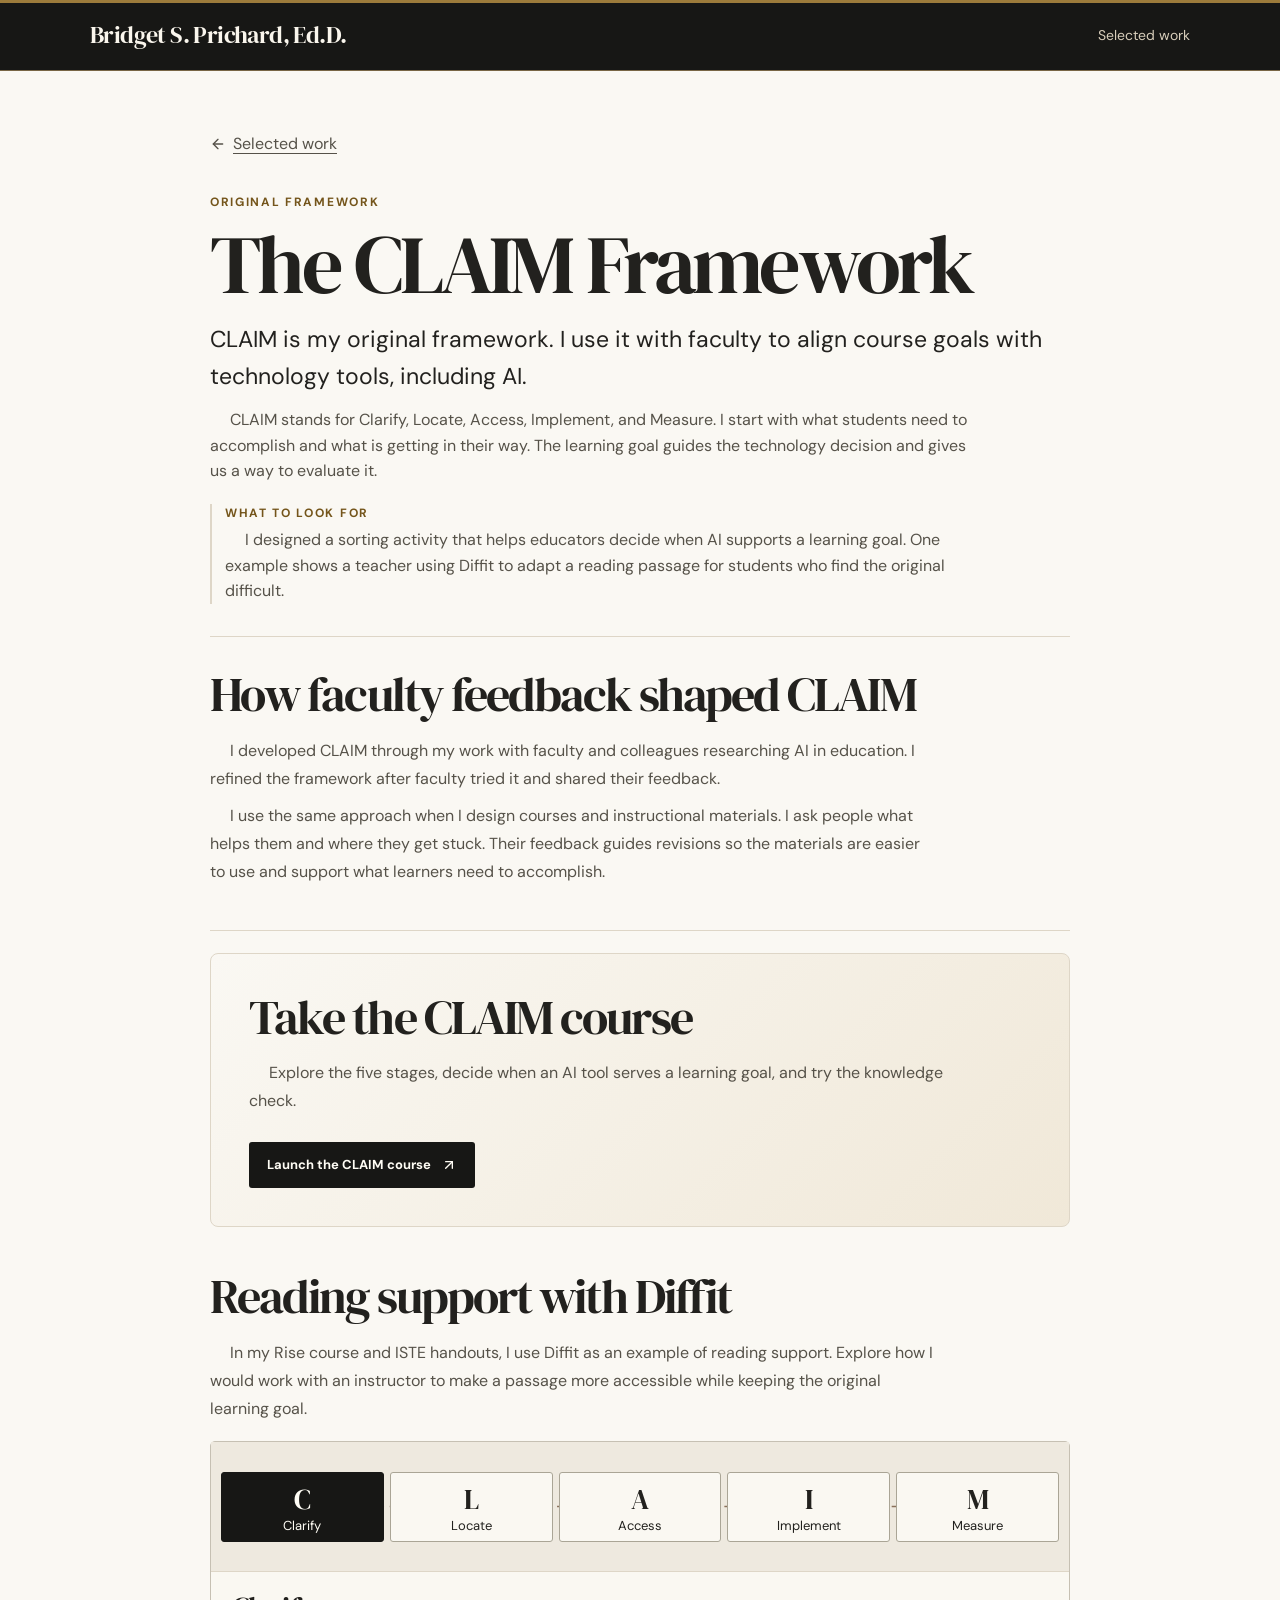
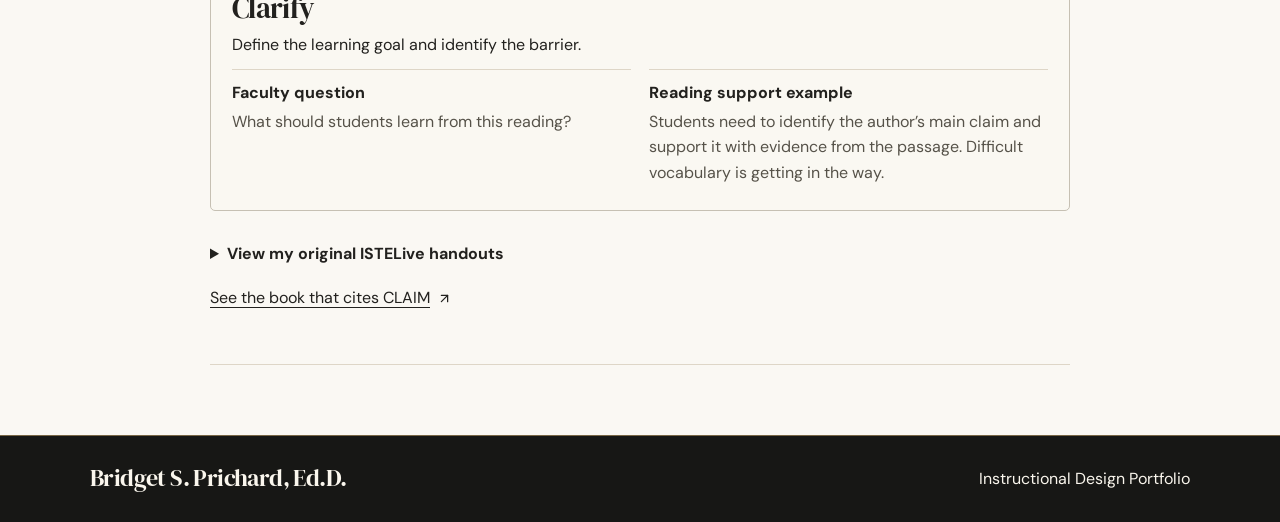
<file: work/claim/index.html>
<!DOCTYPE html><html lang="en"><head><meta charSet="utf-8"/><link rel="preconnect" href="/" crossorigin=""/><meta name="viewport" content="width=device-width, initial-scale=1"/><link rel="stylesheet" href="/_next/static/chunks/2k5he-opn1d_k.css" data-precedence="next"/><link rel="preload" as="script" fetchPriority="low" href="/_next/static/chunks/1pcw6gskne7pf.js"/><script src="/_next/static/chunks/1wnov70f88xjy.js" async=""></script><script src="/_next/static/chunks/092r-mewpaf3q.js" async=""></script><script src="/_next/static/chunks/0c98xzjfks9hq.js" async=""></script><script src="/_next/static/chunks/turbopack-077hmtqrhcoji.js" async=""></script><script src="/_next/static/chunks/11sh9odyp_7nj.js" async=""></script><script src="/_next/static/chunks/1ua2kfq9s-me6.js" async=""></script><script src="/_next/static/chunks/0zroui_xj5_sk.js" async=""></script><script src="/_next/static/chunks/44xtk2i6rexr5.js" async=""></script><title>The CLAIM Framework | Bridget S. Prichard, Ed.D.</title><meta name="description" content="CLAIM is my original framework. I use it with faculty to align course goals with technology tools, including AI."/><meta property="og:title" content="Bridget S. Prichard, Ed.D. | Instructional Design Portfolio"/><meta property="og:description" content="The instructional design portfolio of Bridget S. Prichard, Ed.D. Explore case studies in learning experience design, performance improvement, and responsible AI."/><meta property="og:url" content="https://bridgetprichard-droid.github.io/"/><meta property="og:site_name" content="Bridget S. Prichard, Ed.D."/><meta property="og:image" content="https://bridgetprichard-droid.github.io/opengraph-image?88148836dc6d7370"/><meta property="og:image:type" content="image/png"/><meta property="og:image:width" content="1200"/><meta property="og:image:height" content="630"/><meta property="og:image:alt" content="Bridget S. Prichard, Ed.D. | Instructional Design Portfolio"/><meta property="og:type" content="website"/><meta name="twitter:card" content="summary_large_image"/><meta name="twitter:title" content="Bridget S. Prichard, Ed.D. | Instructional Design Portfolio"/><meta name="twitter:description" content="The instructional design portfolio of Bridget S. Prichard, Ed.D. Explore case studies in learning experience design, performance improvement, and responsible AI."/><meta name="twitter:image" content="https://bridgetprichard-droid.github.io/opengraph-image?88148836dc6d7370"/><meta name="twitter:image:alt" content="Bridget S. Prichard, Ed.D. | Instructional Design Portfolio"/><meta name="twitter:image:type" content="image/png"/><meta name="twitter:image:width" content="1200"/><meta name="twitter:image:height" content="630"/><link rel="icon" href="/icon.svg?icon.2_6falyzox0gn.svg" sizes="any" type="image/svg+xml"/><meta name="next-size-adjust" content=""/><script src="/_next/static/chunks/0cz1d0mv5g_q7.js" noModule=""></script></head><body><div hidden=""><!--$--><!--/$--></div><a class="skip-link" href="#main">Skip to content</a><header class="site-header"><div class="shell header-inner"><a class="brand" href="/">Bridget S. Prichard, Ed.D.</a><nav class="portfolio-nav" aria-label="Primary"><a href="/#selected-work">Selected work</a></nav></div></header><main id="main" tabindex="-1"><article class="portfolio-shell case-page case-study"><span class="case-reading-progress" aria-hidden="true"></span><header class="case-hero"><a class="text-link" href="/#selected-work"><svg xmlns="http://www.w3.org/2000/svg" width="16" height="16" viewBox="0 0 24 24" fill="none" stroke="currentColor" stroke-width="2" stroke-linecap="round" stroke-linejoin="round" class="lucide lucide-arrow-left" aria-hidden="true"><path d="m12 19-7-7 7-7"></path><path d="M19 12H5"></path></svg> Selected work</a><p class="editorial-label">Original framework</p><h1>The CLAIM Framework</h1><p class="case-lede">CLAIM is my original framework. I use it with faculty to align course goals with technology tools, including AI.</p><p class="case-detail">CLAIM stands for Clarify, Locate, Access, Implement, and Measure. I start with what students need to accomplish and what is getting in their way. The learning goal guides the technology decision and gives us a way to evaluate it.</p><section class="case-evidence" aria-labelledby="case-evidence-title"><h2 id="case-evidence-title" class="editorial-label">What to look for</h2><p>I designed a sorting activity that helps educators decide when AI supports a learning goal. One example shows a teacher using Diffit to adapt a reading passage for students who find the original difficult.</p></section></header><div class="case-artifact" id="demonstrations"><section class="case-section" aria-labelledby="faculty-feedback-title"><h2 id="faculty-feedback-title">How faculty feedback shaped CLAIM</h2><p>I developed CLAIM through my work with faculty and colleagues researching AI in education. I refined the framework after faculty tried it and shared their feedback.</p><p>I use the same approach when I design courses and instructional materials. I ask people what helps them and where they get stuck. Their feedback guides revisions so the materials are easier to use and support what learners need to accomplish.</p></section><section class="case-section case-course" aria-labelledby="case-course-title"><h2 id="case-course-title">Take the CLAIM course</h2><p>Explore the five stages, decide when an AI tool serves a learning goal, and try the knowledge check.</p><div class="actions"><a class="button primary" href="/courses/claim/index.html">Launch the CLAIM course<!-- --> <svg xmlns="http://www.w3.org/2000/svg" width="16" height="16" viewBox="0 0 24 24" fill="none" stroke="currentColor" stroke-width="2" stroke-linecap="round" stroke-linejoin="round" class="lucide lucide-arrow-up-right" aria-hidden="true"><path d="M7 7h10v10"></path><path d="M7 17 17 7"></path></svg></a></div></section><section class="case-section" aria-labelledby="diffit-title"><h2 id="diffit-title">Reading support with Diffit</h2><p>In my Rise course and ISTE handouts, I use Diffit as an example of reading support. Explore how I would work with an instructor to make a passage more accessible while keeping the original learning goal.</p><div class="explorer"><div class="explorer-controls diagram linear" role="group" aria-label="CLAIM consultation steps"><svg class="diagram-lines" viewBox="0 0 600 130" preserveAspectRatio="none" aria-hidden="true"><path d="M35 65h530" fill="none" stroke="currentColor" stroke-width="1.5" stroke-dasharray="5 4"></path></svg><button type="button" aria-controls="_R_6ulubsnnb_" aria-pressed="true"><span class="step-mark" aria-hidden="true">C</span>Clarify</button><button type="button" aria-controls="_R_6ulubsnnb_" aria-pressed="false"><span class="step-mark" aria-hidden="true">L</span>Locate</button><button type="button" aria-controls="_R_6ulubsnnb_" aria-pressed="false"><span class="step-mark" aria-hidden="true">A</span>Access</button><button type="button" aria-controls="_R_6ulubsnnb_" aria-pressed="false"><span class="step-mark" aria-hidden="true">I</span>Implement</button><button type="button" aria-controls="_R_6ulubsnnb_" aria-pressed="false"><span class="step-mark" aria-hidden="true">M</span>Measure</button></div><div id="_R_6ulubsnnb_" aria-live="polite" aria-atomic="true"><div class="explorer-detail" style="opacity:0;transform:translateY(5px)"><h3>Clarify</h3><p>Define the learning goal and identify the barrier.</p><dl class="topic-fields"><div><dt>Faculty question</dt><dd>What should students learn from this reading?</dd></div><div><dt>Reading support example</dt><dd>Students need to identify the author’s main claim and support it with evidence from the passage. Difficult vocabulary is getting in the way.</dd></div></dl></div></div></div><details class="claim-handouts"><summary>View my original ISTELive handouts</summary><div class="claim-handouts-gallery"><figure><img alt="Cover of Bridget Prichard’s CLAIM Framework resource guide for ISTELive 2026" loading="lazy" width="601" height="900" decoding="async" data-nimg="1" style="color:transparent" src="/images/claim-resource-guide.webp"/><figcaption>Resource guide cover</figcaption></figure><figure><img alt="CLAIM framework handout with the five stages, guiding principles, and reflection questions" loading="lazy" width="630" height="814" decoding="async" data-nimg="1" style="color:transparent" src="/images/claim-framework-handout.webp"/><figcaption>Framework overview</figcaption></figure></div></details><a class="text-link" href="https://doi.org/10.4018/979-8-3373-4576-5">See the book that cites CLAIM <svg xmlns="http://www.w3.org/2000/svg" width="15" height="15" viewBox="0 0 24 24" fill="none" stroke="currentColor" stroke-width="2" stroke-linecap="round" stroke-linejoin="round" class="lucide lucide-arrow-up-right" aria-hidden="true"><path d="M7 7h10v10"></path><path d="M7 17 17 7"></path></svg></a></section></div></article><!--$--><!--/$--></main><footer class="site-footer"><div class="shell footer-inner"><a class="brand" href="/">Bridget S. Prichard, Ed.D.</a><p>Instructional Design Portfolio</p></div></footer><script type="application/ld+json">{"@context":"https://schema.org","@type":"Person","name":"Bridget S. Prichard, Ed.D.","jobTitle":"Senior Instructional Designer","worksFor":[{"@type":"Organization","name":"Morehead State University"},{"@type":"Organization","name":"American College of Education"}],"url":"https://bridgetprichard-droid.github.io"}</script><script id="_R_">(globalThis["TURBOPACK"] || (globalThis["TURBOPACK"] = [])).push({"otherChunks":["static/chunks/1pcw6gskne7pf.js","static/chunks/1wnov70f88xjy.js","static/chunks/092r-mewpaf3q.js","static/chunks/0c98xzjfks9hq.js"],"runtimeModuleIds":[94553]});</script><script src="/_next/static/chunks/1pcw6gskne7pf.js" async=""></script><script>(self.__next_f=self.__next_f||[]).push([0])</script><script>self.__next_f.push([1,"1:\"$Sreact.fragment\"\n2:\"/_next/static/chunks/11sh9odyp_7nj.js\"\n3:I[13474,[\"$2\"],\"Navigation\"]\n4:\"/_next/static/chunks/1ua2kfq9s-me6.js\"\n5:I[39756,[\"$4\"],\"default\"]\n6:I[37457,[\"$4\"],\"default\"]\n7:\"/_next/static/chunks/0zroui_xj5_sk.js\"\n8:\"/_next/static/chunks/44xtk2i6rexr5.js\"\n9:I[22016,[\"$2\",\"$7\",\"$8\"],\"\"]\nf:I[97367,[\"$4\"],\"OutletBoundary\"]\n10:\"$Sreact.suspense\"\n12:\"ViewportBoundary\"\n13:I[97367,[\"$4\"],\"$12\"]\n15:\"MetadataBoundary\"\n16:I[97367,[\"$4\"],\"$15\"]\n18:I[68027,[\"$2\"],\"default\",1]\n:HL[\"/_next/static/chunks/2k5he-opn1d_k.css\",\"style\"]\n:HC[\"/\",\"\"]\nb:X\nd:[[\"children\",{\"s\":\"__PAGE__\",\"h\":512,\"d\":{\"r\":[\"$\",\"$1\",\"c\",{\"children\":[\"$Le\",[[\"$\",\"script\",\"script-0\",{\"src\":\"/_next/static/chunks/0zroui_xj5_sk.js\",\"async\":true,\"nonce\":\"$undefined\"}],[\"$\",\"script\",\"script-1\",{\"src\":\"/_next/static/chunks/44xtk2i6rexr5.js\",\"async\":true,\"nonce\":\"$undefined\"}]],[\"$\",\"$Lf\",null,{\"children\":[\"$\",\"$10\",null,{\"name\":\"Next.MetadataOutlet\",\"children\":\"$@11\"}]}]]}],\"p\":false,\"v\":null}}]]\nc:[[\"children\",{\"s\":{\"n\":\"slug\",\"t\":\"d\",\"k\":\"claim\",\"s\":[]},\"h\":512,\"d\":{\"r\":[\"$\",\"$1\",\"c\",{\"children\":[null,[\"$\",\"$L5\",null,{\"parallelRouterKey\":\"children\",\"error\":\"$undefined\",\"errorStyles\":\"$undefined\",\"errorScripts\":\"$undefined\",\"template\":[\"$\",\"$L6\",null,{}],\"templateStyles\":\"$undefined\",\"templateScripts\":\"$undefined\",\"notFound\":\"$undefined\",\"forbidden\":\"$undefined\",\"unauthorized\":\"$undefined\"}]]}],\"p\":false,\"v\":\"$b\"},\"c\":\"$Qd\"}]]\na:[[\"children\",{\"s\":\"work\",\"h\":512,\"d\":{\"r\":[\"$\",\"$1\",\"c\",{\"children\":[null,[\"$\",\"$L5\",null,{\"parallelRouterKey\":\"children\",\"error\":\"$undefined\",\"errorStyles\":\"$undefined\",\"errorScripts\":\"$undefined\",\"template\":[\"$\",\"$L6\",null,{}],\"templateStyles\":\"$undefined\",\"templateScripts\":\"$undefined\",\"notFound\":\"$undefined\",\"forbidden\":\"$undefined\",\"unauthorized\":\"$undefined\"}]]}],\"p\":false,\"v\":\"$b\"},\"c\":\"$Qc\"}]]\n0:{\"P\":null,\"c\":[\"\",\"work\",\"claim\",\"\"],\"q\":\"\",\"i\":false,\"t\":{\"t\":{\"s\":\"\",\"h\":528,\"d\":{\"r\":[\"$\",\"$1\",\"c\",{\"children\":[[[\"$\",\"link\",\"0\",{\"rel\":\"stylesheet\",\"href\":\"/_next/static/chunks/2k5he-opn1d_k.css\",\"precedence\":\"next\",\"crossOrigin\":\"$undefined\",\"nonce\":\"$undefined\"}],[\"$\",\"script\",\"script-0\",{\"src\":\"/_next/static/chunks/11sh9odyp_7nj.js\",\"async\":true,\"nonce\":\"$undefined\"}]],[\"$\",\"html\",null,{\"lang\":\"en\",\"children\":[\"$\",\"body\",null,{\"children\":[[\"$\",\"a\",null,{\"className\":\"skip-link\",\"href\":\"#main\",\"children\":\"Skip to content\"}],[\"$\",\"$L3\",null,{}],[\"$\",\"main\",null,{\"id\":\"main\",\"tabIndex\":-1,\"children\":[\"$\",\"$L5\",null,{\"parallelRouterKey\":\"children\",\"error\":\"$undefined\",\"errorStyles\":\"$undefined\",\"errorScripts\":\"$undefined\",\"template\":[\"$\",\"$L6\",null,{}],\"templateStyles\":\"$undefined\",\"templateScripts\":\"$undefined\",\"notFound\":[[[\"$\",\"title\",null,{\"children\":\"404: This page could not be found.\"}],[\"$\",\"div\",null,{\"style\":{\"fontFamily\":\"system-ui,\\\"Segoe UI\\\",Roboto,Helvetica,Arial,sans-serif,\\\"Apple Color Emoji\\\",\\\"Segoe UI Emoji\\\"\",\"height\":\"100vh\",\"textAlign\":\"center\",\"display\":\"flex\",\"flexDirection\":\"column\",\"alignItems\":\"center\",\"justifyContent\":\"center\"},\"children\":[\"$\",\"div\",null,{\"children\":[[\"$\",\"style\",null,{\"dangerouslySetInnerHTML\":{\"__html\":\"body{color:#000;background:#fff;margin:0}.next-error-h1{border-right:1px solid rgba(0,0,0,.3)}@media (prefers-color-scheme:dark){body{color:#fff;background:#000}.next-error-h1{border-right:1px solid rgba(255,255,255,.3)}}\"}}],[\"$\",\"h1\",null,{\"className\":\"next-error-h1\",\"style\":{\"display\":\"inline-block\",\"margin\":\"0 20px 0 0\",\"padding\":\"0 23px 0 0\",\"fontSize\":24,\"fontWeight\":500,\"verticalAlign\":\"top\",\"lineHeight\":\"49px\"},\"children\":404}],[\"$\",\"div\",null,{\"style\":{\"display\":\"inline-block\"},\"children\":[\"$\",\"h2\",null,{\"style\":{\"fontSize\":14,\"fontWeight\":400,\"lineHeight\":\"49px\",\"margin\":0},\"children\":\"This page could not be found.\"}]}]]}]}]],[]],\"forbidden\":\"$undefined\",\"unauthorized\":\"$undefined\"}]}],[\"$\",\"footer\",null,{\"className\":\"site-footer\",\"children\":[\"$\",\"div\",null,{\"className\":\"shell footer-inner\",\"children\":[[\"$\",\"$L9\",null,{\"className\":\"brand\",\"href\":\"/\",\"children\":\"Bridget S. Prichard, Ed.D.\"}],[\"$\",\"p\",null,{\"children\":\"Instructional Design Portfolio\"}]]}]}],[\"$\",\"script\",null,{\"type\":\"application/ld+json\",\"dangerouslySetInnerHTML\":{\"__html\":\"{\\\"@context\\\":\\\"https://schema.org\\\",\\\"@type\\\":\\\"Person\\\",\\\"name\\\":\\\"Bridget S. Prichard, Ed.D.\\\",\\\"jobTitle\\\":\\\"Senior Instructional Designer\\\",\\\"worksFor\\\":[{\\\"@type\\\":\\\"Organization\\\",\\\"name\\\":\\\"Morehead State University\\\"},{\\\"@type\\\":\\\"Organization\\\",\\\"name\\\":\\\"American College of Education\\\"}],\\\"url\\\":\\\"https://bridgetprichard-droid.github.io\\\"}\"}}]]}]}]]}],\"p\":false,\"v\":null},\"c\":\"$Qa\"},\"h\":{\"r\":[\"$\",\"$1\",\"h\",{\"children\":[null,[\"$\",\"$L13\",null,{\"children\":\"$L14\"}],[\"$\",\"$L16\",null,{\"children\":[[\"$\",\"div\",null,{\"hidden\":true,\"children\":[\"$\",\"$10\",null,{\"name\":\"Next.Metadata\",\"children\":\"$L17\"}]}],null]}],[\"$\",\"meta\",null,{\"name\":\"next-size-adjust\",\"content\":\"\"}]]}],\"p\":false,\"v\":null}},\"m\":\"$undefined\",\"G\":[\"$18\",[[\"$\",\"link\",\"0\",{\"rel\":\"stylesheet\",\"href\":\"/_next/static/chunks/2k5he-opn1d_k.css\",\"precedence\":\"next\",\"crossOrigin\":\"$undefined\",\"nonce\":\"$undefined\"}]]],\"S\":true,\"r\":\"$undefined\",\"s\":\"$undefined\",\"a\":\"$undefined\",\"l\":\"$undefined\",\"p\":\"$undefined\",\"d\":\"$undefined\",\"b\":\"dVgQz8eu0onLOFOBLwSHc\"}\n19:I[5014,[\"$2\",\"$7\",\"$8\"],\"default\"]\n1a:I[4814,[\"$2\",\"$7\",\"$8\"],\"Explorer\"]\nb:C\ne:[\"$\",\"article\",null,{\"className\":\"portfolio-shell case-page case-study\",\"children\":[[\"$\",\"span\",null,{\"className\":\"case-reading-progress\",\"aria-hidden\":\"true\"}],[\"$\",\"header\",null,{\"className\":\"case-hero\",\"children\":[[\"$\",\"$L9\",null,{\"className\":\"text-link\",\"href\":\"/#selected-work\",\"children\":[[\"$\",\"$L19\",null,{\"ref\":\"$undefined\",\"icon\":{\"name\":\"arrow-left\",\"size\":24,\"node\":[[\"path\",{\"d\":\"m12 19-7-7 7-7\",\"key\":\"1l729n\"}],[\"path\",{\"d\":\"M19 12H5\",\"key\":\"x3x0zl\"}]]},\"className\":\"$undefined\",\"size\":16}],\" Selected work\"]}],[\"$\",\"p\",null,{\"className\":\"editorial-label\",\"children\":\"Original framework\"}],[\"$\",\"h1\",null,{\"children\":\"The CLAIM Framework\"}],[\"$\",\"p\",null,{\"className\":\"case-lede\",\"children\":\"CLAIM is my original framework. I use it with faculty to align course goals with technology tools, including AI.\"}],[\"$\",\"p\",null,{\"className\":\"case-detail\",\"children\":\"CLAIM stands for Clarify, Locate, Access, Implement, and Measure. I start with what students need to accomplish and what is getting in their way. The learning goal guides the technology decision and gives us a way to evaluate it.\"}],[\"$\",\"section\",null,{\"className\":\"case-evidence\",\"aria-labelledby\":\"case-evidence-title\",\"children\":[[\"$\",\"h2\",null,{\"id\":\"case-evidence-title\",\"className\":\"editorial-label\",\"children\":\"What to look for\"}],[\"$\",\"p\",null,{\"children\":\"I designed a sorting activity that helps educators decide when AI supports a learning goal. One example shows a teacher using Diffit to adapt a reading passage for students who find the original difficult.\"}]]}]]}],[\"$\",\"div\",null,{\"className\":\"case-artifact\",\"id\":\"demonstrations\",\"children\":[[\"$\",\"section\",null,{\"className\":\"case-section\",\"aria-labelledby\":\"faculty-feedback-title\",\"children\":[[\"$\",\"h2\",null,{\"id\":\"faculty-feedback-title\",\"children\":\"How faculty feedback shaped CLAIM\"}],[\"$\",\"p\",null,{\"children\":\"I developed CLAIM through my work with faculty and colleagues researching AI in education. I refined the framework after faculty tried it and shared their feedback.\"}],[\"$\",\"p\",null,{\"children\":\"I use the same approach when I design courses and instructional materials. I ask people what helps them and where they get stuck. Their feedback guides revisions so the materials are easier to use and support what learners need to accomplish.\"}]]}],[\"$\",\"section\",null,{\"className\":\"case-section case-course\",\"aria-labelledby\":\"case-course-title\",\"children\":[[\"$\",\"h2\",null,{\"id\":\"case-course-title\",\"children\":\"Take the CLAIM course\"}],[\"$\",\"p\",null,{\"children\":\"Explore the five stages, decide when an AI tool serves a learning goal, and try the knowledge check.\"}],[\"$\",\"div\",null,{\"className\":\"actions\",\"children\":[\"$\",\"a\",null,{\"className\":\"button primary\",\"href\":\"/courses/claim/index.html\",\"children\":[\"Launch the CLAIM course\",\" \",[\"$\",\"$L19\",null,{\"ref\":\"$undefined\",\"icon\":{\"name\":\"arrow-up-right\",\"size\":24,\"node\":[[\"path\",{\"d\":\"M7 7h10v10\",\"key\":\"1tivn9\"}],[\"path\",{\"d\":\"M7 17 17 7\",\"key\":\"1vkiza\"}]]},\"className\":\"$undefined\",\"size\":16}]]}]}]]}],[\"$\",\"section\",null,{\"className\":\"case-section\",\"aria-labelledby\":\"diffit-title\",\"children\":[[\"$\",\"h2\",null,{\"id\":\"diffit-title\",\"children\":\"Reading support with Diffit\"}],[\"$\",\"p\",null,{\"children\":\"In my Rise course and ISTE handouts, I use Diffit as an example of reading support. Explore how I would work with an instructor to make a passage more accessible while keeping the original learning goal.\"}],[\"$\",\"$L1a\",null,{\"topics\":[{\"label\":\"Clarify\",\"mark\":\"C\",\"detail\":\"Define the learning goal and identify the barrier.\",\"fields\":[[\"Faculty question\",\"What should students learn from this reading?\"],[\"Reading support example\",\"Students need to identify the author’s main claim and support it with evidence from the passage. Difficult vocabulary is getting in the way.\"]]},{\"label\":\"Locate\",\"mark\":\"L\",\"detail\":\"Choose a tool that addresses the barrier and supports the learning goal.\",\"fields\":[[\"Faculty question\",\"Which option makes the passage easier to read while keeping the ideas students need to analyze?\"],[\"Reading support example\",\"Compare an instructor-written glossary with a reading adaptation drafted in Diffit, the tool featured in the course example.\"]]},{\"label\":\"Access\",\"mark\":\"A\",\"detail\":\"Check for equitable access, accessibility, privacy, and responsible use.\",\"fields\":[[\"Faculty question\",\"Can everyone use these materials, and what information would the tool receive?\"],[\"Reading support example\",\"Use an approved passage and keep student information out of the tool. Check the adapted text with assistive technology and make both versions available in the LMS.\"]]},{\"label\":\"Implement\",\"mark\":\"I\",\"detail\":\"Integrate the support with a clear instructional purpose and human oversight.\",\"fields\":[[\"Faculty question\",\"How will the support help students engage with the text and do their own analysis?\"],[\"Reading support example\",\"Review the adaptation for accuracy and verify that it preserves the author’s argument. Pair both versions with the same task of identifying the claim and citing evidence.\"]]},{\"label\":\"Measure\",\"mark\":\"M\",\"detail\":\"Evaluate learning and barriers to participation, then use the evidence to improve the activity.\",\"fields\":[[\"Faculty question\",\"Did the support help students explain the argument and select relevant evidence?\"],[\"Reading support example\",\"Review student responses against the same rubric and ask which parts of the reading still caused difficulty. Use that evidence to revise the support.\"]]}],\"label\":\"CLAIM consultation steps\",\"diagram\":\"linear\"}],\"$L1b\",\"$L1c\"]}],false,false]}]]}]\n1d:I[85437,[\"$2\",\"$7\",\"$8\"],\"Image\"]\n1b:[\"$\",\"details\",null,{\"className\":\"claim-handouts\",\"children\":[[\"$\",\"summary\",null,{\"children\":\"View my original ISTELive handouts\"}],[\"$\",\"div\",null,{\"className\":\"claim-handouts-gallery\",\"children\":[[\"$\",\"figure\",null,{\"children\":[[\"$\",\"$L1d\",null,{\"src\":\"/images/claim-resource-guide.webp\",\"width\":601,\"height\":900,\"alt\":\"Cover of Bridget Prichard’s CLAIM Framework resource guide for ISTELive 2026\"}],[\"$\",\"figcaption\",null,{\"children\":\"Resource guide cover\"}]]}],[\"$\",\"figure\",null,{\"children\":[[\"$\",\"$L1d\",null,{\"src\":\"/images/claim-framework-handout.webp\",\"width\":630,\"height\":814,\"alt\":\"CLAIM framework handout with the five stages, guiding principles, and reflection questions\"}],[\"$\",\"figcaption\",null,{\"children\":\"Framework overview\"}]]}]]}]]}]\n1c:[\"$\",\"a\",null,{\"className\":\"text-link\",\"href\":\"https://doi.org/10.4018/979-8-3373-4576-5\",\"children\":[\"See the book that cites CLAIM \",[\"$\",\"$L19\",null,{\"ref\":\"$undefined\",\"icon\":\"$e:props:children:2:props:children:1:props:children:2:props:children:props:children:2:props:icon\",\"className\":\"$undefined\",\"size\":15}]]}]\n14:[[\"$\",\"meta\",\"0\",{\"charSet\":\"utf-8\"}],[\"$\",\"meta\",\"1\",{\"name\":\"viewport\",\"content\":\"width=device-width, initial-scale=1\"}]]\n1e:I[27201,[\"$4\"],\"IconMark\"]\n11:null\n17:[[\"$\",\"title\",\"0\",{\"children\":\"The CLAIM Framework | Bridget S. Prichard, Ed.D.\"}],[\"$\",\"meta\",\"1\",{\"name\":\"description\",\"content\":\"CLAIM is my original framework. I use it with faculty to align course goals with technology tools, including AI.\"}],[\"$\",\"meta\",\"2\",{\"property\":\"og:title\",\"content\":\"Bridget S. Prichard, Ed.D. | Instructional Design Portfolio\"}],[\"$\",\"meta\",\"3\",{\"property\":\"og:description\",\"content\":\"The instructional design portfolio of Bridget S. Prichard, Ed.D. Explore case studies in learning experience design, performance improvement, and responsible AI.\"}],[\"$\",\"meta\",\"4\",{\"property\":\"og:url\",\"content\":\"https://bridgetprichard-droid.github.io/\"}],[\"$\",\"meta\",\"5\",{\"property\":\"og:site_name\",\"content\":\"Bridget S. Prichard, Ed.D.\"}],[\"$\",\"meta\",\"6\",{\"property\":\"og:image\",\"content\":\"https://bridgetprichard-droid.github.io/opengraph-image?88148836dc6d7370\"}],[\"$\",\"meta\",\"7\",{\"property\":\"og:image:type\",\"content\":\"image/png\"}],[\"$\",\"meta\",\"8\",{\"property\":\"og:image:width\",\"content\":\"1200\"}],[\"$\",\"meta\",\"9\",{\"property\":\"og:image:height\",\"content\":\"630\"}],[\"$\",\"meta\",\"10\",{\"property\":\"og:image:alt\",\"content\":\"Bridget S. Prichard, Ed.D. | Instructional Design Portfolio\"}],[\"$\",\"meta\",\"11\",{\"property\":\"og:type\",\"content\":\"website\"}],[\"$\",\"meta\",\"12\",{\"name\":\"twitter:card\",\"content\":\"summary_large_image\"}],[\"$\",\"meta\",\"13\",{\"name\":\"twitter:title\",\"content\":\"Bridget S. Prichard, Ed.D. | Instructional Design Portfolio\"}],[\"$\",\"meta\",\"14\",{\"name\":\"twitter:description\",\"content\":\"The instructional design portfolio of Bridget S. Prichard, Ed.D. Explore case studies in learning experience design, performance improvement, and responsible AI.\"}],[\"$\",\"meta\",\"15\",{\"name\":\"twitter:image\",\"content\":\"https://bridgetprichard-droid.github.io/opengraph-image?88148836dc6d7370\"}],[\"$\",\"meta\",\"16\",{\"name\":\"twitter:image:alt\",\"content\":\"Bridget S. Prichard, Ed.D. | Instructional Design Portfolio\"}],[\"$\",\"meta\",\"17\",{\"name\":\"twitter:image:type\",\"content\":\"image/png\"}],[\"$\",\"meta\",\"18\",{\"name\":\"twitter:image:width\",\"content\":\"1200\"}],[\"$\",\"meta\",\"19\",{\"name\":\"twitter:image:height\",\"content\":\"630\"}],[\"$\",\"link\",\"20\",{\"rel\":\"icon\",\"href\":\"/icon.svg?icon.2_6falyzox0gn.svg\",\"sizes\":\"any\",\"type\":\"image/svg+xml\"}],[\"$\",\"$L1e\",\"21\",{}]]\n"])</script></body></html>
</file>
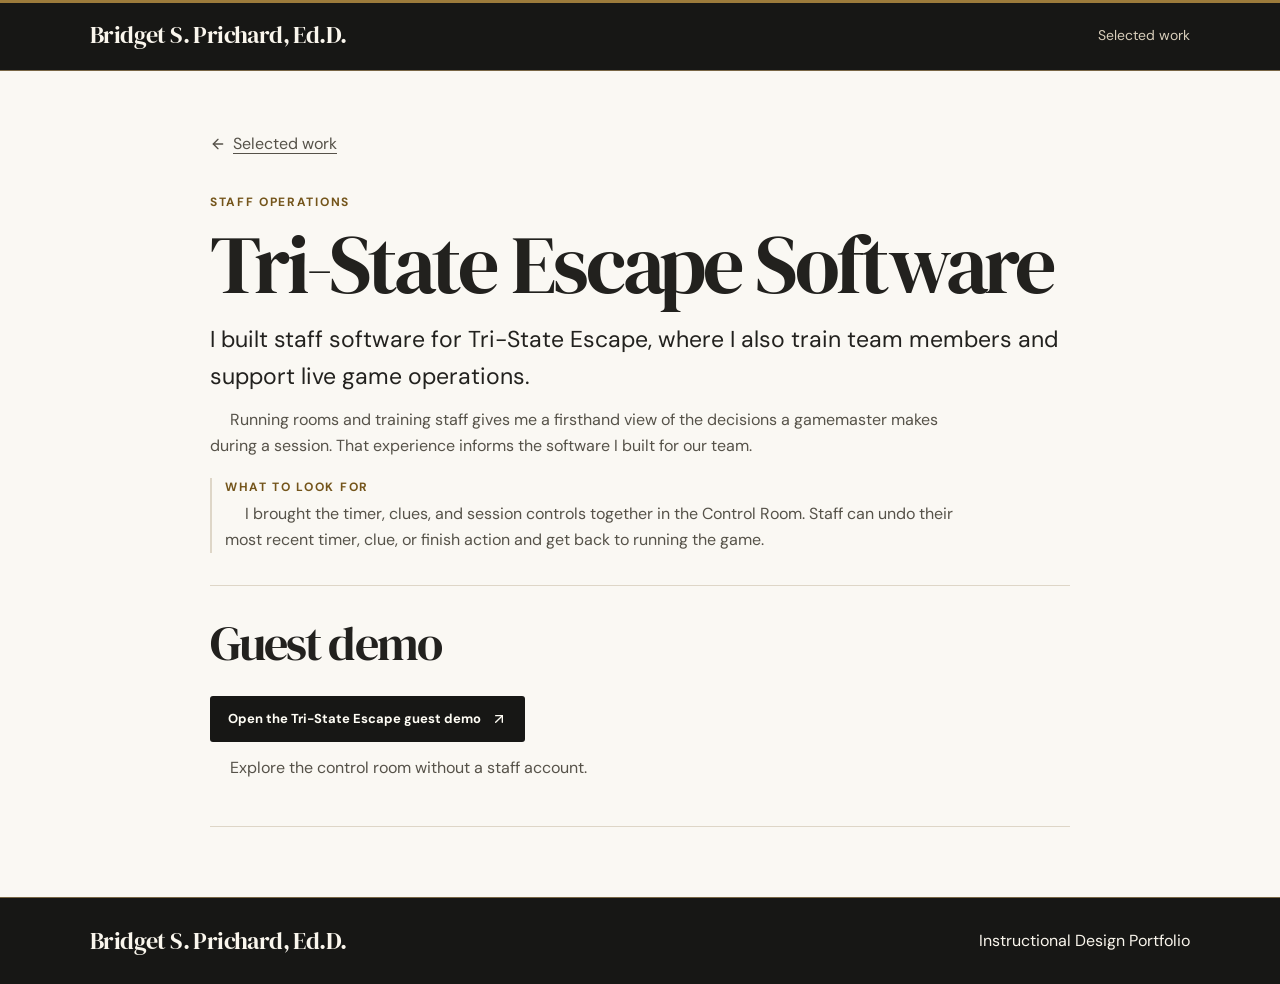
<file: work/escape-room/index.html>
<!DOCTYPE html><html lang="en"><head><meta charSet="utf-8"/><link rel="preconnect" href="/" crossorigin=""/><meta name="viewport" content="width=device-width, initial-scale=1"/><link rel="stylesheet" href="/_next/static/chunks/2k5he-opn1d_k.css" data-precedence="next"/><link rel="preload" as="script" fetchPriority="low" href="/_next/static/chunks/1pcw6gskne7pf.js"/><script src="/_next/static/chunks/1wnov70f88xjy.js" async=""></script><script src="/_next/static/chunks/092r-mewpaf3q.js" async=""></script><script src="/_next/static/chunks/0c98xzjfks9hq.js" async=""></script><script src="/_next/static/chunks/turbopack-077hmtqrhcoji.js" async=""></script><script src="/_next/static/chunks/11sh9odyp_7nj.js" async=""></script><script src="/_next/static/chunks/1ua2kfq9s-me6.js" async=""></script><script src="/_next/static/chunks/0zroui_xj5_sk.js" async=""></script><script src="/_next/static/chunks/44xtk2i6rexr5.js" async=""></script><title>Tri-State Escape Software | Bridget S. Prichard, Ed.D.</title><meta name="description" content="I built staff software for Tri-State Escape, where I also train team members and support live game operations."/><meta property="og:title" content="Bridget S. Prichard, Ed.D. | Instructional Design Portfolio"/><meta property="og:description" content="The instructional design portfolio of Bridget S. Prichard, Ed.D. Explore case studies in learning experience design, performance improvement, and responsible AI."/><meta property="og:url" content="https://bridgetprichard-droid.github.io/"/><meta property="og:site_name" content="Bridget S. Prichard, Ed.D."/><meta property="og:image" content="https://bridgetprichard-droid.github.io/opengraph-image?88148836dc6d7370"/><meta property="og:image:type" content="image/png"/><meta property="og:image:width" content="1200"/><meta property="og:image:height" content="630"/><meta property="og:image:alt" content="Bridget S. Prichard, Ed.D. | Instructional Design Portfolio"/><meta property="og:type" content="website"/><meta name="twitter:card" content="summary_large_image"/><meta name="twitter:title" content="Bridget S. Prichard, Ed.D. | Instructional Design Portfolio"/><meta name="twitter:description" content="The instructional design portfolio of Bridget S. Prichard, Ed.D. Explore case studies in learning experience design, performance improvement, and responsible AI."/><meta name="twitter:image" content="https://bridgetprichard-droid.github.io/opengraph-image?88148836dc6d7370"/><meta name="twitter:image:alt" content="Bridget S. Prichard, Ed.D. | Instructional Design Portfolio"/><meta name="twitter:image:type" content="image/png"/><meta name="twitter:image:width" content="1200"/><meta name="twitter:image:height" content="630"/><link rel="icon" href="/icon.svg?icon.2_6falyzox0gn.svg" sizes="any" type="image/svg+xml"/><meta name="next-size-adjust" content=""/><script src="/_next/static/chunks/0cz1d0mv5g_q7.js" noModule=""></script></head><body><div hidden=""><!--$--><!--/$--></div><a class="skip-link" href="#main">Skip to content</a><header class="site-header"><div class="shell header-inner"><a class="brand" href="/">Bridget S. Prichard, Ed.D.</a><nav class="portfolio-nav" aria-label="Primary"><a href="/#selected-work">Selected work</a></nav></div></header><main id="main" tabindex="-1"><article class="portfolio-shell case-page case-study"><span class="case-reading-progress" aria-hidden="true"></span><header class="case-hero"><a class="text-link" href="/#selected-work"><svg xmlns="http://www.w3.org/2000/svg" width="16" height="16" viewBox="0 0 24 24" fill="none" stroke="currentColor" stroke-width="2" stroke-linecap="round" stroke-linejoin="round" class="lucide lucide-arrow-left" aria-hidden="true"><path d="m12 19-7-7 7-7"></path><path d="M19 12H5"></path></svg> Selected work</a><p class="editorial-label">Staff operations</p><h1>Tri-State Escape Software</h1><p class="case-lede">I built staff software for Tri-State Escape, where I also train team members and support live game operations.</p><p class="case-detail">Running rooms and training staff gives me a firsthand view of the decisions a gamemaster makes during a session. That experience informs the software I built for our team.</p><section class="case-evidence" aria-labelledby="case-evidence-title"><h2 id="case-evidence-title" class="editorial-label">What to look for</h2><p>I brought the timer, clues, and session controls together in the Control Room. Staff can undo their most recent timer, clue, or finish action and get back to running the game.</p></section></header><div class="case-artifact" id="demonstrations"><section class="case-section" aria-labelledby="guest-demo-title"><h2 id="guest-demo-title">Guest demo</h2><div class="actions"><a class="button primary" href="https://tristate-escape.tristate-escape.workers.dev/demo" aria-describedby="guest-access">Open the Tri-State Escape guest demo <svg xmlns="http://www.w3.org/2000/svg" width="16" height="16" viewBox="0 0 24 24" fill="none" stroke="currentColor" stroke-width="2" stroke-linecap="round" stroke-linejoin="round" class="lucide lucide-arrow-up-right" aria-hidden="true"><path d="M7 7h10v10"></path><path d="M7 17 17 7"></path></svg></a></div><p id="guest-access" class="case-detail">Explore the control room without a staff account.</p></section></div></article><!--$--><!--/$--></main><footer class="site-footer"><div class="shell footer-inner"><a class="brand" href="/">Bridget S. Prichard, Ed.D.</a><p>Instructional Design Portfolio</p></div></footer><script type="application/ld+json">{"@context":"https://schema.org","@type":"Person","name":"Bridget S. Prichard, Ed.D.","jobTitle":"Senior Instructional Designer","worksFor":[{"@type":"Organization","name":"Morehead State University"},{"@type":"Organization","name":"American College of Education"}],"url":"https://bridgetprichard-droid.github.io"}</script><script id="_R_">(globalThis["TURBOPACK"] || (globalThis["TURBOPACK"] = [])).push({"otherChunks":["static/chunks/1pcw6gskne7pf.js","static/chunks/1wnov70f88xjy.js","static/chunks/092r-mewpaf3q.js","static/chunks/0c98xzjfks9hq.js"],"runtimeModuleIds":[94553]});</script><script src="/_next/static/chunks/1pcw6gskne7pf.js" async=""></script><script>(self.__next_f=self.__next_f||[]).push([0])</script><script>self.__next_f.push([1,"1:\"$Sreact.fragment\"\n2:\"/_next/static/chunks/11sh9odyp_7nj.js\"\n3:I[13474,[\"$2\"],\"Navigation\"]\n4:\"/_next/static/chunks/1ua2kfq9s-me6.js\"\n5:I[39756,[\"$4\"],\"default\"]\n6:I[37457,[\"$4\"],\"default\"]\n7:\"/_next/static/chunks/0zroui_xj5_sk.js\"\n8:\"/_next/static/chunks/44xtk2i6rexr5.js\"\n9:I[22016,[\"$2\",\"$7\",\"$8\"],\"\"]\nf:I[97367,[\"$4\"],\"OutletBoundary\"]\n10:\"$Sreact.suspense\"\n12:\"ViewportBoundary\"\n13:I[97367,[\"$4\"],\"$12\"]\n15:\"MetadataBoundary\"\n16:I[97367,[\"$4\"],\"$15\"]\n18:I[68027,[\"$2\"],\"default\",1]\n:HL[\"/_next/static/chunks/2k5he-opn1d_k.css\",\"style\"]\n:HC[\"/\",\"\"]\nb:X\nd:[[\"children\",{\"s\":\"__PAGE__\",\"h\":512,\"d\":{\"r\":[\"$\",\"$1\",\"c\",{\"children\":[\"$Le\",[[\"$\",\"script\",\"script-0\",{\"src\":\"/_next/static/chunks/0zroui_xj5_sk.js\",\"async\":true,\"nonce\":\"$undefined\"}],[\"$\",\"script\",\"script-1\",{\"src\":\"/_next/static/chunks/44xtk2i6rexr5.js\",\"async\":true,\"nonce\":\"$undefined\"}]],[\"$\",\"$Lf\",null,{\"children\":[\"$\",\"$10\",null,{\"name\":\"Next.MetadataOutlet\",\"children\":\"$@11\"}]}]]}],\"p\":false,\"v\":null}}]]\nc:[[\"children\",{\"s\":{\"n\":\"slug\",\"t\":\"d\",\"k\":\"escape-room\",\"s\":[]},\"h\":512,\"d\":{\"r\":[\"$\",\"$1\",\"c\",{\"children\":[null,[\"$\",\"$L5\",null,{\"parallelRouterKey\":\"children\",\"error\":\"$undefined\",\"errorStyles\":\"$undefined\",\"errorScripts\":\"$undefined\",\"template\":[\"$\",\"$L6\",null,{}],\"templateStyles\":\"$undefined\",\"templateScripts\":\"$undefined\",\"notFound\":\"$undefined\",\"forbidden\":\"$undefined\",\"unauthorized\":\"$undefined\"}]]}],\"p\":false,\"v\":\"$b\"},\"c\":\"$Qd\"}]]\na:[[\"children\",{\"s\":\"work\",\"h\":512,\"d\":{\"r\":[\"$\",\"$1\",\"c\",{\"children\":[null,[\"$\",\"$L5\",null,{\"parallelRouterKey\":\"children\",\"error\":\"$undefined\",\"errorStyles\":\"$undefined\",\"errorScripts\":\"$undefined\",\"template\":[\"$\",\"$L6\",null,{}],\"templateStyles\":\"$undefined\",\"templateScripts\":\"$undefined\",\"notFound\":\"$undefined\",\"forbidden\":\"$undefined\",\"unauthorized\":\"$undefined\"}]]}],\"p\":false,\"v\":\"$b\"},\"c\":\"$Qc\"}]]\n0:{\"P\":null,\"c\":[\"\",\"work\",\"escape-room\",\"\"],\"q\":\"\",\"i\":false,\"t\":{\"t\":{\"s\":\"\",\"h\":528,\"d\":{\"r\":[\"$\",\"$1\",\"c\",{\"children\":[[[\"$\",\"link\",\"0\",{\"rel\":\"stylesheet\",\"href\":\"/_next/static/chunks/2k5he-opn1d_k.css\",\"precedence\":\"next\",\"crossOrigin\":\"$undefined\",\"nonce\":\"$undefined\"}],[\"$\",\"script\",\"script-0\",{\"src\":\"/_next/static/chunks/11sh9odyp_7nj.js\",\"async\":true,\"nonce\":\"$undefined\"}]],[\"$\",\"html\",null,{\"lang\":\"en\",\"children\":[\"$\",\"body\",null,{\"children\":[[\"$\",\"a\",null,{\"className\":\"skip-link\",\"href\":\"#main\",\"children\":\"Skip to content\"}],[\"$\",\"$L3\",null,{}],[\"$\",\"main\",null,{\"id\":\"main\",\"tabIndex\":-1,\"children\":[\"$\",\"$L5\",null,{\"parallelRouterKey\":\"children\",\"error\":\"$undefined\",\"errorStyles\":\"$undefined\",\"errorScripts\":\"$undefined\",\"template\":[\"$\",\"$L6\",null,{}],\"templateStyles\":\"$undefined\",\"templateScripts\":\"$undefined\",\"notFound\":[[[\"$\",\"title\",null,{\"children\":\"404: This page could not be found.\"}],[\"$\",\"div\",null,{\"style\":{\"fontFamily\":\"system-ui,\\\"Segoe UI\\\",Roboto,Helvetica,Arial,sans-serif,\\\"Apple Color Emoji\\\",\\\"Segoe UI Emoji\\\"\",\"height\":\"100vh\",\"textAlign\":\"center\",\"display\":\"flex\",\"flexDirection\":\"column\",\"alignItems\":\"center\",\"justifyContent\":\"center\"},\"children\":[\"$\",\"div\",null,{\"children\":[[\"$\",\"style\",null,{\"dangerouslySetInnerHTML\":{\"__html\":\"body{color:#000;background:#fff;margin:0}.next-error-h1{border-right:1px solid rgba(0,0,0,.3)}@media (prefers-color-scheme:dark){body{color:#fff;background:#000}.next-error-h1{border-right:1px solid rgba(255,255,255,.3)}}\"}}],[\"$\",\"h1\",null,{\"className\":\"next-error-h1\",\"style\":{\"display\":\"inline-block\",\"margin\":\"0 20px 0 0\",\"padding\":\"0 23px 0 0\",\"fontSize\":24,\"fontWeight\":500,\"verticalAlign\":\"top\",\"lineHeight\":\"49px\"},\"children\":404}],[\"$\",\"div\",null,{\"style\":{\"display\":\"inline-block\"},\"children\":[\"$\",\"h2\",null,{\"style\":{\"fontSize\":14,\"fontWeight\":400,\"lineHeight\":\"49px\",\"margin\":0},\"children\":\"This page could not be found.\"}]}]]}]}]],[]],\"forbidden\":\"$undefined\",\"unauthorized\":\"$undefined\"}]}],[\"$\",\"footer\",null,{\"className\":\"site-footer\",\"children\":[\"$\",\"div\",null,{\"className\":\"shell footer-inner\",\"children\":[[\"$\",\"$L9\",null,{\"className\":\"brand\",\"href\":\"/\",\"children\":\"Bridget S. Prichard, Ed.D.\"}],[\"$\",\"p\",null,{\"children\":\"Instructional Design Portfolio\"}]]}]}],[\"$\",\"script\",null,{\"type\":\"application/ld+json\",\"dangerouslySetInnerHTML\":{\"__html\":\"{\\\"@context\\\":\\\"https://schema.org\\\",\\\"@type\\\":\\\"Person\\\",\\\"name\\\":\\\"Bridget S. Prichard, Ed.D.\\\",\\\"jobTitle\\\":\\\"Senior Instructional Designer\\\",\\\"worksFor\\\":[{\\\"@type\\\":\\\"Organization\\\",\\\"name\\\":\\\"Morehead State University\\\"},{\\\"@type\\\":\\\"Organization\\\",\\\"name\\\":\\\"American College of Education\\\"}],\\\"url\\\":\\\"https://bridgetprichard-droid.github.io\\\"}\"}}]]}]}]]}],\"p\":false,\"v\":null},\"c\":\"$Qa\"},\"h\":{\"r\":[\"$\",\"$1\",\"h\",{\"children\":[null,[\"$\",\"$L13\",null,{\"children\":\"$L14\"}],[\"$\",\"$L16\",null,{\"children\":[[\"$\",\"div\",null,{\"hidden\":true,\"children\":[\"$\",\"$10\",null,{\"name\":\"Next.Metadata\",\"children\":\"$L17\"}]}],null]}],[\"$\",\"meta\",null,{\"name\":\"next-size-adjust\",\"content\":\"\"}]]}],\"p\":false,\"v\":null}},\"m\":\"$undefined\",\"G\":[\"$18\",[[\"$\",\"link\",\"0\",{\"rel\":\"stylesheet\",\"href\":\"/_next/static/chunks/2k5he-opn1d_k.css\",\"precedence\":\"next\",\"crossOrigin\":\"$undefined\",\"nonce\":\"$undefined\"}]]],\"S\":true,\"r\":\"$undefined\",\"s\":\"$undefined\",\"a\":\"$undefined\",\"l\":\"$undefined\",\"p\":\"$undefined\",\"d\":\"$undefined\",\"b\":\"dVgQz8eu0onLOFOBLwSHc\"}\n19:I[5014,[\"$2\",\"$7\",\"$8\"],\"default\"]\nb:C\ne:[\"$\",\"article\",null,{\"className\":\"portfolio-shell case-page case-study\",\"children\":[[\"$\",\"span\",null,{\"className\":\"case-reading-progress\",\"aria-hidden\":\"true\"}],[\"$\",\"header\",null,{\"className\":\"case-hero\",\"children\":[[\"$\",\"$L9\",null,{\"className\":\"text-link\",\"href\":\"/#selected-work\",\"children\":[[\"$\",\"$L19\",null,{\"ref\":\"$undefined\",\"icon\":{\"name\":\"arrow-left\",\"size\":24,\"node\":[[\"path\",{\"d\":\"m12 19-7-7 7-7\",\"key\":\"1l729n\"}],[\"path\",{\"d\":\"M19 12H5\",\"key\":\"x3x0zl\"}]]},\"className\":\"$undefined\",\"size\":16}],\" Selected work\"]}],[\"$\",\"p\",null,{\"className\":\"editorial-label\",\"children\":\"Staff operations\"}],[\"$\",\"h1\",null,{\"children\":\"Tri-State Escape Software\"}],[\"$\",\"p\",null,{\"className\":\"case-lede\",\"children\":\"I built staff software for Tri-State Escape, where I also train team members and support live game operations.\"}],[\"$\",\"p\",null,{\"className\":\"case-detail\",\"children\":\"Running rooms and training staff gives me a firsthand view of the decisions a gamemaster makes during a session. That experience informs the software I built for our team.\"}],[\"$\",\"section\",null,{\"className\":\"case-evidence\",\"aria-labelledby\":\"case-evidence-title\",\"children\":[[\"$\",\"h2\",null,{\"id\":\"case-evidence-title\",\"className\":\"editorial-label\",\"children\":\"What to look for\"}],[\"$\",\"p\",null,{\"children\":\"I brought the timer, clues, and session controls together in the Control Room. Staff can undo their most recent timer, clue, or finish action and get back to running the game.\"}]]}]]}],[\"$\",\"div\",null,{\"className\":\"case-artifact\",\"id\":\"demonstrations\",\"children\":[false,false,false,false,[\"$\",\"section\",null,{\"className\":\"case-section\",\"aria-labelledby\":\"guest-demo-title\",\"children\":[[\"$\",\"h2\",null,{\"id\":\"guest-demo-title\",\"children\":\"Guest demo\"}],[\"$\",\"div\",null,{\"className\":\"actions\",\"children\":[\"$\",\"a\",null,{\"className\":\"button primary\",\"href\":\"https://tristate-escape.tristate-escape.workers.dev/demo\",\"aria-describedby\":\"guest-access\",\"children\":[\"Open the Tri-State Escape guest demo \",[\"$\",\"$L19\",null,{\"ref\":\"$undefined\",\"icon\":{\"name\":\"arrow-up-right\",\"size\":24,\"node\":[[\"path\",{\"d\":\"M7 7h10v10\",\"key\":\"1tivn9\"}],[\"path\",{\"d\":\"M7 17 17 7\",\"key\":\"1vkiza\"}]]},\"className\":\"$undefined\",\"size\":16}]]}]}],[\"$\",\"p\",null,{\"id\":\"guest-access\",\"className\":\"case-detail\",\"children\":\"Explore the control room without a staff account.\"}]]}]]}]]}]\n14:[[\"$\",\"meta\",\"0\",{\"charSet\":\"utf-8\"}],[\"$\",\"meta\",\"1\",{\"name\":\"viewport\",\"content\":\"width=device-width, initial-scale=1\"}]]\n1a:I[27201,[\"$4\"],\"IconMark\"]\n11:null\n17:[[\"$\",\"title\",\"0\",{\"children\":\"Tri-State Escape Software | Bridget S. Prichard, Ed.D.\"}],[\"$\",\"meta\",\"1\",{\"name\":\"description\",\"content\":\"I built staff software for Tri-State Escape, where I also train team members and support live game operations.\"}],[\"$\",\"meta\",\"2\",{\"property\":\"og:title\",\"content\":\"Bridget S. Prichard, Ed.D. | Instructional Design Portfolio\"}],[\"$\",\"meta\",\"3\",{\"property\":\"og:description\",\"content\":\"The instructional design portfolio of Bridget S. Prichard, Ed.D. Explore case studies in learning experience design, performance improvement, and responsible AI.\"}],[\"$\",\"meta\",\"4\",{\"property\":\"og:url\",\"content\":\"https://bridgetprichard-droid.github.io/\"}],[\"$\",\"meta\",\"5\",{\"property\":\"og:site_name\",\"content\":\"Bridget S. Prichard, Ed.D.\"}],[\"$\",\"meta\",\"6\",{\"property\":\"og:image\",\"content\":\"https://bridgetprichard-droid.github.io/opengraph-image?88148836dc6d7370\"}],[\"$\",\"meta\",\"7\",{\"property\":\"og:image:type\",\"content\":\"image/png\"}],[\"$\",\"meta\",\"8\",{\"property\":\"og:image:width\",\"content\":\"1200\"}],[\"$\",\"meta\",\"9\",{\"property\":\"og:image:height\",\"content\":\"630\"}],[\"$\",\"meta\",\"10\",{\"property\":\"og:image:alt\",\"content\":\"Bridget S. Prichard, Ed.D. | Instructional Design Portfolio\"}],[\"$\",\"meta\",\"11\",{\"property\":\"og:type\",\"content\":\"website\"}],[\"$\",\"meta\",\"12\",{\"name\":\"twitter:card\",\"content\":\"summary_large_image\"}],[\"$\",\"meta\",\"13\",{\"name\":\"twitter:title\",\"content\":\"Bridget S. Prichard, Ed.D. | Instructional Design Portfolio\"}],[\"$\",\"meta\",\"14\",{\"name\":\"twitter:description\",\"content\":\"The instructional design portfolio of Bridget S. Prichard, Ed.D. Explore case studies in learning experience design, performance improvement, and responsible AI.\"}],[\"$\",\"meta\",\"15\",{\"name\":\"twitter:image\",\"content\":\"https://bridgetprichard-droid.github.io/opengraph-image?88148836dc6d7370\"}],[\"$\",\"meta\",\"16\",{\"name\":\"twitter:image:alt\",\"content\":\"Bridget S. Prichard, Ed.D. | Instructional Design Portfolio\"}],[\"$\",\"meta\",\"17\",{\"name\":\"twitter:image:type\",\"content\":\"image/png\"}],[\"$\",\"meta\",\"18\",{\"name\":\"twitter:image:width\",\"content\":\"1200\"}],[\"$\",\"meta\",\"19\",{\"name\":\"twitter:image:height\",\"content\":\"630\"}],[\"$\",\"link\",\"20\",{\"rel\":\"icon\",\"href\":\"/icon.svg?icon.2_6falyzox0gn.svg\",\"sizes\":\"any\",\"type\":\"image/svg+xml\"}],[\"$\",\"$L1a\",\"21\",{}]]\n"])</script></body></html>
</file>
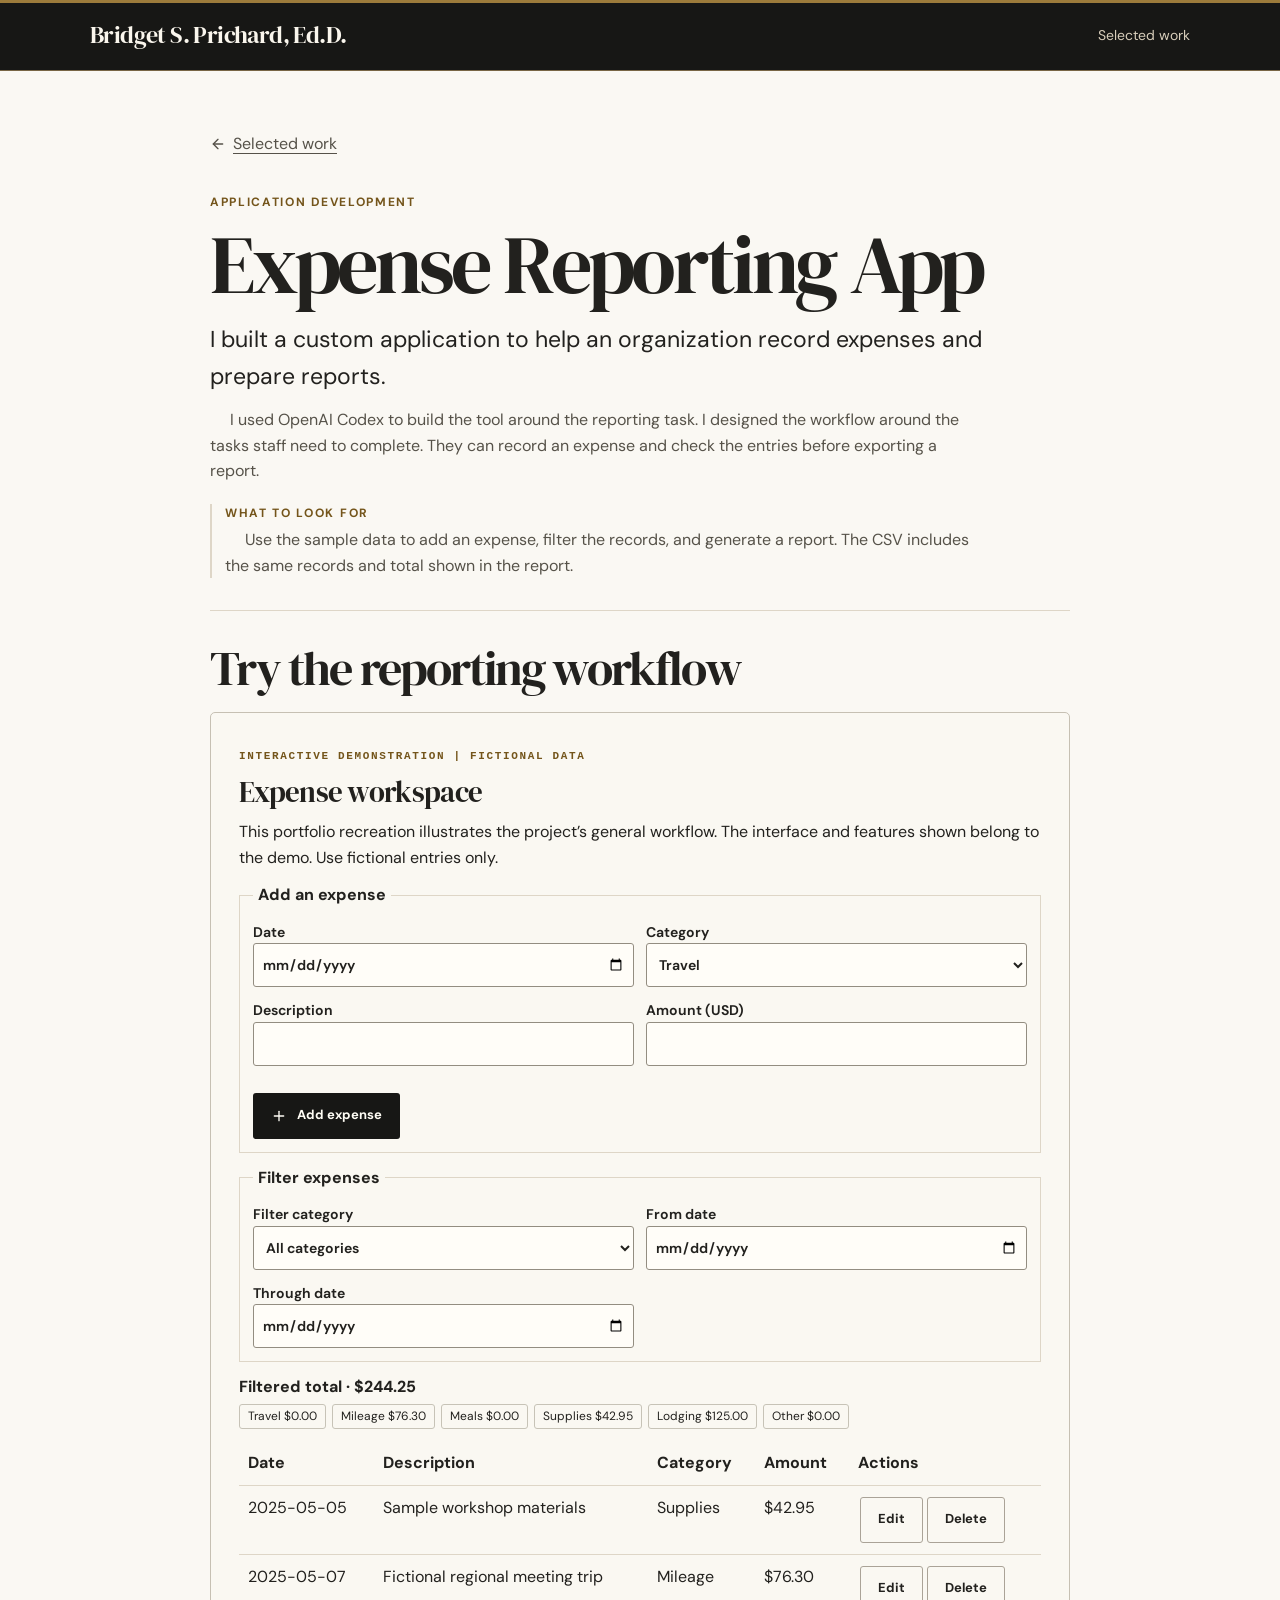
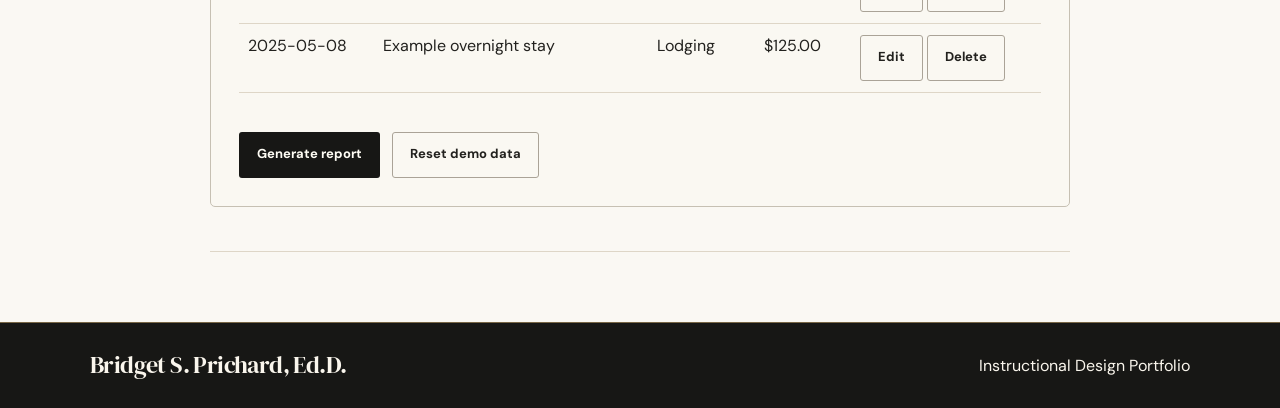
<file: work/expense-tracker/index.html>
<!DOCTYPE html><html lang="en"><head><meta charSet="utf-8"/><link rel="preconnect" href="/" crossorigin=""/><meta name="viewport" content="width=device-width, initial-scale=1"/><link rel="stylesheet" href="/_next/static/chunks/2k5he-opn1d_k.css" data-precedence="next"/><link rel="preload" as="script" fetchPriority="low" href="/_next/static/chunks/1pcw6gskne7pf.js"/><script src="/_next/static/chunks/1wnov70f88xjy.js" async=""></script><script src="/_next/static/chunks/092r-mewpaf3q.js" async=""></script><script src="/_next/static/chunks/0c98xzjfks9hq.js" async=""></script><script src="/_next/static/chunks/turbopack-077hmtqrhcoji.js" async=""></script><script src="/_next/static/chunks/11sh9odyp_7nj.js" async=""></script><script src="/_next/static/chunks/1ua2kfq9s-me6.js" async=""></script><script src="/_next/static/chunks/0zroui_xj5_sk.js" async=""></script><script src="/_next/static/chunks/44xtk2i6rexr5.js" async=""></script><title>Expense Reporting App | Bridget S. Prichard, Ed.D.</title><meta name="description" content="I built a custom application to help an organization record expenses and prepare reports."/><meta property="og:title" content="Bridget S. Prichard, Ed.D. | Instructional Design Portfolio"/><meta property="og:description" content="The instructional design portfolio of Bridget S. Prichard, Ed.D. Explore case studies in learning experience design, performance improvement, and responsible AI."/><meta property="og:url" content="https://bridgetprichard-droid.github.io/"/><meta property="og:site_name" content="Bridget S. Prichard, Ed.D."/><meta property="og:image" content="https://bridgetprichard-droid.github.io/opengraph-image?88148836dc6d7370"/><meta property="og:image:type" content="image/png"/><meta property="og:image:width" content="1200"/><meta property="og:image:height" content="630"/><meta property="og:image:alt" content="Bridget S. Prichard, Ed.D. | Instructional Design Portfolio"/><meta property="og:type" content="website"/><meta name="twitter:card" content="summary_large_image"/><meta name="twitter:title" content="Bridget S. Prichard, Ed.D. | Instructional Design Portfolio"/><meta name="twitter:description" content="The instructional design portfolio of Bridget S. Prichard, Ed.D. Explore case studies in learning experience design, performance improvement, and responsible AI."/><meta name="twitter:image" content="https://bridgetprichard-droid.github.io/opengraph-image?88148836dc6d7370"/><meta name="twitter:image:alt" content="Bridget S. Prichard, Ed.D. | Instructional Design Portfolio"/><meta name="twitter:image:type" content="image/png"/><meta name="twitter:image:width" content="1200"/><meta name="twitter:image:height" content="630"/><link rel="icon" href="/icon.svg?icon.2_6falyzox0gn.svg" sizes="any" type="image/svg+xml"/><meta name="next-size-adjust" content=""/><script src="/_next/static/chunks/0cz1d0mv5g_q7.js" noModule=""></script></head><body><div hidden=""><!--$--><!--/$--></div><a class="skip-link" href="#main">Skip to content</a><header class="site-header"><div class="shell header-inner"><a class="brand" href="/">Bridget S. Prichard, Ed.D.</a><nav class="portfolio-nav" aria-label="Primary"><a href="/#selected-work">Selected work</a></nav></div></header><main id="main" tabindex="-1"><article class="portfolio-shell case-page case-study"><span class="case-reading-progress" aria-hidden="true"></span><header class="case-hero"><a class="text-link" href="/#selected-work"><svg xmlns="http://www.w3.org/2000/svg" width="16" height="16" viewBox="0 0 24 24" fill="none" stroke="currentColor" stroke-width="2" stroke-linecap="round" stroke-linejoin="round" class="lucide lucide-arrow-left" aria-hidden="true"><path d="m12 19-7-7 7-7"></path><path d="M19 12H5"></path></svg> Selected work</a><p class="editorial-label">Application development</p><h1>Expense Reporting App</h1><p class="case-lede">I built a custom application to help an organization record expenses and prepare reports.</p><p class="case-detail">I used OpenAI Codex to build the tool around the reporting task. I designed the workflow around the tasks staff need to complete. They can record an expense and check the entries before exporting a report.</p><section class="case-evidence" aria-labelledby="case-evidence-title"><h2 id="case-evidence-title" class="editorial-label">What to look for</h2><p>Use the sample data to add an expense, filter the records, and generate a report. The CSV includes the same records and total shown in the report.</p></section></header><div class="case-artifact" id="demonstrations"><section class="case-section" aria-labelledby="expense-demo-title"><h2 id="expense-demo-title">Try the reporting workflow</h2><div class="demo"><p class="eyebrow">Interactive Demonstration | Fictional Data</p><h3>Expense workspace</h3><p>This portfolio recreation illustrates the project’s general workflow. The interface and features shown belong to the demo. Use fictional entries only.</p><form class="no-print"><fieldset><legend>Add an expense</legend><div class="form-grid"><label>Date<input type="date" required="" value=""/></label><label><span id="expense-category-label">Category</span><select aria-labelledby="expense-category-label"><option selected="">Travel</option><option>Mileage</option><option>Meals</option><option>Supplies</option><option>Lodging</option><option>Other</option></select></label><label>Description<input required="" maxLength="120" value=""/></label><label>Amount (USD)<input type="text" inputMode="decimal" required="" value=""/></label></div><div class="actions"><button class="button primary" type="submit"><svg xmlns="http://www.w3.org/2000/svg" width="16" height="16" viewBox="0 0 24 24" fill="none" stroke="currentColor" stroke-width="2" stroke-linecap="round" stroke-linejoin="round" class="lucide lucide-plus" aria-hidden="true"><path d="M5 12h14"></path><path d="M12 5v14"></path></svg>Add expense</button></div></fieldset></form><p tabindex="-1" class="" role="status"></p><fieldset class="no-print"><legend>Filter expenses</legend><div class="form-grid"><label><span id="filter-category-label">Filter category</span><select aria-labelledby="filter-category-label"><option value="" selected="">All categories</option><option>Travel</option><option>Mileage</option><option>Meals</option><option>Supplies</option><option>Lodging</option><option>Other</option></select></label><label>From date<input type="date" value=""/></label><label>Through date<input type="date" value=""/></label></div></fieldset><div class="no-print"><h4 aria-live="polite">Filtered total · <!-- -->$244.25</h4><ul class="tags" aria-label="Category totals"><li>Travel<!-- --> <!-- -->$0.00</li><li>Mileage<!-- --> <!-- -->$76.30</li><li>Meals<!-- --> <!-- -->$0.00</li><li>Supplies<!-- --> <!-- -->$42.95</li><li>Lodging<!-- --> <!-- -->$125.00</li><li>Other<!-- --> <!-- -->$0.00</li></ul><div class="table-scroll" tabindex="0" role="region" aria-label="Expense list"><table><thead><tr><th scope="col">Date</th><th scope="col">Description</th><th scope="col">Category</th><th scope="col">Amount</th><th scope="col">Actions</th></tr></thead><tbody><tr><td>2025-05-05</td><td>Sample workshop materials</td><td>Supplies</td><td>$42.95</td><td><button class="button secondary" aria-label="Edit Sample workshop materials">Edit</button><button class="button secondary" aria-label="Delete Sample workshop materials">Delete</button></td></tr><tr><td>2025-05-07</td><td>Fictional regional meeting trip</td><td>Mileage</td><td>$76.30</td><td><button class="button secondary" aria-label="Edit Fictional regional meeting trip">Edit</button><button class="button secondary" aria-label="Delete Fictional regional meeting trip">Delete</button></td></tr><tr><td>2025-05-08</td><td>Example overnight stay</td><td>Lodging</td><td>$125.00</td><td><button class="button secondary" aria-label="Edit Example overnight stay">Edit</button><button class="button secondary" aria-label="Delete Example overnight stay">Delete</button></td></tr></tbody></table></div><div class="actions"><button class="button primary">Generate report</button><button class="button secondary">Reset demo data</button></div></div><dialog aria-labelledby="expense-confirm-title"><h3 id="expense-confirm-title">Delete this expense?</h3><p>This removes the selected entry from the demo.</p><div class="actions"><button autofocus="" class="button secondary">Cancel</button><button class="button primary">Delete expense</button></div></dialog></div></section></div></article><!--$--><!--/$--></main><footer class="site-footer"><div class="shell footer-inner"><a class="brand" href="/">Bridget S. Prichard, Ed.D.</a><p>Instructional Design Portfolio</p></div></footer><script type="application/ld+json">{"@context":"https://schema.org","@type":"Person","name":"Bridget S. Prichard, Ed.D.","jobTitle":"Senior Instructional Designer","worksFor":[{"@type":"Organization","name":"Morehead State University"},{"@type":"Organization","name":"American College of Education"}],"url":"https://bridgetprichard-droid.github.io"}</script><script id="_R_">(globalThis["TURBOPACK"] || (globalThis["TURBOPACK"] = [])).push({"otherChunks":["static/chunks/1pcw6gskne7pf.js","static/chunks/1wnov70f88xjy.js","static/chunks/092r-mewpaf3q.js","static/chunks/0c98xzjfks9hq.js"],"runtimeModuleIds":[94553]});</script><script src="/_next/static/chunks/1pcw6gskne7pf.js" async=""></script><script>(self.__next_f=self.__next_f||[]).push([0])</script><script>self.__next_f.push([1,"1:\"$Sreact.fragment\"\n2:\"/_next/static/chunks/11sh9odyp_7nj.js\"\n3:I[13474,[\"$2\"],\"Navigation\"]\n4:\"/_next/static/chunks/1ua2kfq9s-me6.js\"\n5:I[39756,[\"$4\"],\"default\"]\n6:I[37457,[\"$4\"],\"default\"]\n7:\"/_next/static/chunks/0zroui_xj5_sk.js\"\n8:\"/_next/static/chunks/44xtk2i6rexr5.js\"\n9:I[22016,[\"$2\",\"$7\",\"$8\"],\"\"]\nf:I[97367,[\"$4\"],\"OutletBoundary\"]\n10:\"$Sreact.suspense\"\n12:\"ViewportBoundary\"\n13:I[97367,[\"$4\"],\"$12\"]\n15:\"MetadataBoundary\"\n16:I[97367,[\"$4\"],\"$15\"]\n18:I[68027,[\"$2\"],\"default\",1]\n:HL[\"/_next/static/chunks/2k5he-opn1d_k.css\",\"style\"]\n:HC[\"/\",\"\"]\nb:X\nd:[[\"children\",{\"s\":\"__PAGE__\",\"h\":512,\"d\":{\"r\":[\"$\",\"$1\",\"c\",{\"children\":[\"$Le\",[[\"$\",\"script\",\"script-0\",{\"src\":\"/_next/static/chunks/0zroui_xj5_sk.js\",\"async\":true,\"nonce\":\"$undefined\"}],[\"$\",\"script\",\"script-1\",{\"src\":\"/_next/static/chunks/44xtk2i6rexr5.js\",\"async\":true,\"nonce\":\"$undefined\"}]],[\"$\",\"$Lf\",null,{\"children\":[\"$\",\"$10\",null,{\"name\":\"Next.MetadataOutlet\",\"children\":\"$@11\"}]}]]}],\"p\":false,\"v\":null}}]]\nc:[[\"children\",{\"s\":{\"n\":\"slug\",\"t\":\"d\",\"k\":\"expense-tracker\",\"s\":[]},\"h\":512,\"d\":{\"r\":[\"$\",\"$1\",\"c\",{\"children\":[null,[\"$\",\"$L5\",null,{\"parallelRouterKey\":\"children\",\"error\":\"$undefined\",\"errorStyles\":\"$undefined\",\"errorScripts\":\"$undefined\",\"template\":[\"$\",\"$L6\",null,{}],\"templateStyles\":\"$undefined\",\"templateScripts\":\"$undefined\",\"notFound\":\"$undefined\",\"forbidden\":\"$undefined\",\"unauthorized\":\"$undefined\"}]]}],\"p\":false,\"v\":\"$b\"},\"c\":\"$Qd\"}]]\na:[[\"children\",{\"s\":\"work\",\"h\":512,\"d\":{\"r\":[\"$\",\"$1\",\"c\",{\"children\":[null,[\"$\",\"$L5\",null,{\"parallelRouterKey\":\"children\",\"error\":\"$undefined\",\"errorStyles\":\"$undefined\",\"errorScripts\":\"$undefined\",\"template\":[\"$\",\"$L6\",null,{}],\"templateStyles\":\"$undefined\",\"templateScripts\":\"$undefined\",\"notFound\":\"$undefined\",\"forbidden\":\"$undefined\",\"unauthorized\":\"$undefined\"}]]}],\"p\":false,\"v\":\"$b\"},\"c\":\"$Qc\"}]]\n0:{\"P\":null,\"c\":[\"\",\"work\",\"expense-tracker\",\"\"],\"q\":\"\",\"i\":false,\"t\":{\"t\":{\"s\":\"\",\"h\":528,\"d\":{\"r\":[\"$\",\"$1\",\"c\",{\"children\":[[[\"$\",\"link\",\"0\",{\"rel\":\"stylesheet\",\"href\":\"/_next/static/chunks/2k5he-opn1d_k.css\",\"precedence\":\"next\",\"crossOrigin\":\"$undefined\",\"nonce\":\"$undefined\"}],[\"$\",\"script\",\"script-0\",{\"src\":\"/_next/static/chunks/11sh9odyp_7nj.js\",\"async\":true,\"nonce\":\"$undefined\"}]],[\"$\",\"html\",null,{\"lang\":\"en\",\"children\":[\"$\",\"body\",null,{\"children\":[[\"$\",\"a\",null,{\"className\":\"skip-link\",\"href\":\"#main\",\"children\":\"Skip to content\"}],[\"$\",\"$L3\",null,{}],[\"$\",\"main\",null,{\"id\":\"main\",\"tabIndex\":-1,\"children\":[\"$\",\"$L5\",null,{\"parallelRouterKey\":\"children\",\"error\":\"$undefined\",\"errorStyles\":\"$undefined\",\"errorScripts\":\"$undefined\",\"template\":[\"$\",\"$L6\",null,{}],\"templateStyles\":\"$undefined\",\"templateScripts\":\"$undefined\",\"notFound\":[[[\"$\",\"title\",null,{\"children\":\"404: This page could not be found.\"}],[\"$\",\"div\",null,{\"style\":{\"fontFamily\":\"system-ui,\\\"Segoe UI\\\",Roboto,Helvetica,Arial,sans-serif,\\\"Apple Color Emoji\\\",\\\"Segoe UI Emoji\\\"\",\"height\":\"100vh\",\"textAlign\":\"center\",\"display\":\"flex\",\"flexDirection\":\"column\",\"alignItems\":\"center\",\"justifyContent\":\"center\"},\"children\":[\"$\",\"div\",null,{\"children\":[[\"$\",\"style\",null,{\"dangerouslySetInnerHTML\":{\"__html\":\"body{color:#000;background:#fff;margin:0}.next-error-h1{border-right:1px solid rgba(0,0,0,.3)}@media (prefers-color-scheme:dark){body{color:#fff;background:#000}.next-error-h1{border-right:1px solid rgba(255,255,255,.3)}}\"}}],[\"$\",\"h1\",null,{\"className\":\"next-error-h1\",\"style\":{\"display\":\"inline-block\",\"margin\":\"0 20px 0 0\",\"padding\":\"0 23px 0 0\",\"fontSize\":24,\"fontWeight\":500,\"verticalAlign\":\"top\",\"lineHeight\":\"49px\"},\"children\":404}],[\"$\",\"div\",null,{\"style\":{\"display\":\"inline-block\"},\"children\":[\"$\",\"h2\",null,{\"style\":{\"fontSize\":14,\"fontWeight\":400,\"lineHeight\":\"49px\",\"margin\":0},\"children\":\"This page could not be found.\"}]}]]}]}]],[]],\"forbidden\":\"$undefined\",\"unauthorized\":\"$undefined\"}]}],[\"$\",\"footer\",null,{\"className\":\"site-footer\",\"children\":[\"$\",\"div\",null,{\"className\":\"shell footer-inner\",\"children\":[[\"$\",\"$L9\",null,{\"className\":\"brand\",\"href\":\"/\",\"children\":\"Bridget S. Prichard, Ed.D.\"}],[\"$\",\"p\",null,{\"children\":\"Instructional Design Portfolio\"}]]}]}],[\"$\",\"script\",null,{\"type\":\"application/ld+json\",\"dangerouslySetInnerHTML\":{\"__html\":\"{\\\"@context\\\":\\\"https://schema.org\\\",\\\"@type\\\":\\\"Person\\\",\\\"name\\\":\\\"Bridget S. Prichard, Ed.D.\\\",\\\"jobTitle\\\":\\\"Senior Instructional Designer\\\",\\\"worksFor\\\":[{\\\"@type\\\":\\\"Organization\\\",\\\"name\\\":\\\"Morehead State University\\\"},{\\\"@type\\\":\\\"Organization\\\",\\\"name\\\":\\\"American College of Education\\\"}],\\\"url\\\":\\\"https://bridgetprichard-droid.github.io\\\"}\"}}]]}]}]]}],\"p\":false,\"v\":null},\"c\":\"$Qa\"},\"h\":{\"r\":[\"$\",\"$1\",\"h\",{\"children\":[null,[\"$\",\"$L13\",null,{\"children\":\"$L14\"}],[\"$\",\"$L16\",null,{\"children\":[[\"$\",\"div\",null,{\"hidden\":true,\"children\":[\"$\",\"$10\",null,{\"name\":\"Next.Metadata\",\"children\":\"$L17\"}]}],null]}],[\"$\",\"meta\",null,{\"name\":\"next-size-adjust\",\"content\":\"\"}]]}],\"p\":false,\"v\":null}},\"m\":\"$undefined\",\"G\":[\"$18\",[[\"$\",\"link\",\"0\",{\"rel\":\"stylesheet\",\"href\":\"/_next/static/chunks/2k5he-opn1d_k.css\",\"precedence\":\"next\",\"crossOrigin\":\"$undefined\",\"nonce\":\"$undefined\"}]]],\"S\":true,\"r\":\"$undefined\",\"s\":\"$undefined\",\"a\":\"$undefined\",\"l\":\"$undefined\",\"p\":\"$undefined\",\"d\":\"$undefined\",\"b\":\"dVgQz8eu0onLOFOBLwSHc\"}\n19:I[5014,[\"$2\",\"$7\",\"$8\"],\"default\"]\n1a:I[35663,[\"$2\",\"$7\",\"$8\"],\"ExpenseDemo\"]\nb:C\ne:[\"$\",\"article\",null,{\"className\":\"portfolio-shell case-page case-study\",\"children\":[[\"$\",\"span\",null,{\"className\":\"case-reading-progress\",\"aria-hidden\":\"true\"}],[\"$\",\"header\",null,{\"className\":\"case-hero\",\"children\":[[\"$\",\"$L9\",null,{\"className\":\"text-link\",\"href\":\"/#selected-work\",\"children\":[[\"$\",\"$L19\",null,{\"ref\":\"$undefined\",\"icon\":{\"name\":\"arrow-left\",\"size\":24,\"node\":[[\"path\",{\"d\":\"m12 19-7-7 7-7\",\"key\":\"1l729n\"}],[\"path\",{\"d\":\"M19 12H5\",\"key\":\"x3x0zl\"}]]},\"className\":\"$undefined\",\"size\":16}],\" Selected work\"]}],[\"$\",\"p\",null,{\"className\":\"editorial-label\",\"children\":\"Application development\"}],[\"$\",\"h1\",null,{\"children\":\"Expense Reporting App\"}],[\"$\",\"p\",null,{\"className\":\"case-lede\",\"children\":\"I built a custom application to help an organization record expenses and prepare reports.\"}],[\"$\",\"p\",null,{\"className\":\"case-detail\",\"children\":\"I used OpenAI Codex to build the tool around the reporting task. I designed the workflow around the tasks staff need to complete. They can record an expense and check the entries before exporting a report.\"}],[\"$\",\"section\",null,{\"className\":\"case-evidence\",\"aria-labelledby\":\"case-evidence-title\",\"children\":[[\"$\",\"h2\",null,{\"id\":\"case-evidence-title\",\"className\":\"editorial-label\",\"children\":\"What to look for\"}],[\"$\",\"p\",null,{\"children\":\"Use the sample data to add an expense, filter the records, and generate a report. The CSV includes the same records and total shown in the report.\"}]]}]]}],[\"$\",\"div\",null,{\"className\":\"case-artifact\",\"id\":\"demonstrations\",\"children\":[false,false,false,[\"$\",\"section\",null,{\"className\":\"case-section\",\"aria-labelledby\":\"expense-demo-title\",\"children\":[[\"$\",\"h2\",null,{\"id\":\"expense-demo-title\",\"children\":\"Try the reporting workflow\"}],[\"$\",\"$L1a\",null,{}]]}],false]}]]}]\n14:[[\"$\",\"meta\",\"0\",{\"charSet\":\"utf-8\"}],[\"$\",\"meta\",\"1\",{\"name\":\"viewport\",\"content\":\"width=device-width, initial-scale=1\"}]]\n1b:I[27201,[\"$4\"],\"IconMark\"]\n11:null\n17:[[\"$\",\"title\",\"0\",{\"children\":\"Expense Reporting App | Bridget S. Prichard, Ed.D.\"}],[\"$\",\"meta\",\"1\",{\"name\":\"description\",\"content\":\"I built a custom application to help an organization record expenses and prepare reports.\"}],[\"$\",\"meta\",\"2\",{\"property\":\"og:title\",\"content\":\"Bridget S. Prichard, Ed.D. | Instructional Design Portfolio\"}],[\"$\",\"meta\",\"3\",{\"property\":\"og:description\",\"content\":\"The instructional design portfolio of Bridget S. Prichard, Ed.D. Explore case studies in learning experience design, performance improvement, and responsible AI.\"}],[\"$\",\"meta\",\"4\",{\"property\":\"og:url\",\"content\":\"https://bridgetprichard-droid.github.io/\"}],[\"$\",\"meta\",\"5\",{\"property\":\"og:site_name\",\"content\":\"Bridget S. Prichard, Ed.D.\"}],[\"$\",\"meta\",\"6\",{\"property\":\"og:image\",\"content\":\"https://bridgetprichard-droid.github.io/opengraph-image?88148836dc6d7370\"}],[\"$\",\"meta\",\"7\",{\"property\":\"og:image:type\",\"content\":\"image/png\"}],[\"$\",\"meta\",\"8\",{\"property\":\"og:image:width\",\"content\":\"1200\"}],[\"$\",\"meta\",\"9\",{\"property\":\"og:image:height\",\"content\":\"630\"}],[\"$\",\"meta\",\"10\",{\"property\":\"og:image:alt\",\"content\":\"Bridget S. Prichard, Ed.D. | Instructional Design Portfolio\"}],[\"$\",\"meta\",\"11\",{\"property\":\"og:type\",\"content\":\"website\"}],[\"$\",\"meta\",\"12\",{\"name\":\"twitter:card\",\"content\":\"summary_large_image\"}],[\"$\",\"meta\",\"13\",{\"name\":\"twitter:title\",\"content\":\"Bridget S. Prichard, Ed.D. | Instructional Design Portfolio\"}],[\"$\",\"meta\",\"14\",{\"name\":\"twitter:description\",\"content\":\"The instructional design portfolio of Bridget S. Prichard, Ed.D. Explore case studies in learning experience design, performance improvement, and responsible AI.\"}],[\"$\",\"meta\",\"15\",{\"name\":\"twitter:image\",\"content\":\"https://bridgetprichard-droid.github.io/opengraph-image?88148836dc6d7370\"}],[\"$\",\"meta\",\"16\",{\"name\":\"twitter:image:alt\",\"content\":\"Bridget S. Prichard, Ed.D. | Instructional Design Portfolio\"}],[\"$\",\"meta\",\"17\",{\"name\":\"twitter:image:type\",\"content\":\"image/png\"}],[\"$\",\"meta\",\"18\",{\"name\":\"twitter:image:width\",\"content\":\"1200\"}],[\"$\",\"meta\",\"19\",{\"name\":\"twitter:image:height\",\"content\":\"630\"}],[\"$\",\"link\",\"20\",{\"rel\":\"icon\",\"href\":\"/icon.svg?icon.2_6falyzox0gn.svg\",\"sizes\":\"any\",\"type\":\"image/svg+xml\"}],[\"$\",\"$L1b\",\"21\",{}]]\n"])</script></body></html>
</file>
<file: _next/static/chunks/2k5he-opn1d_k.css>
@font-face{font-family:DM Sans Variable;font-style:normal;font-display:swap;font-weight:100 1000;src:url(../media/dm-sans-latin-ext-wght-normal.0hiocdn10l05a.woff2)format("woff2-variations");unicode-range:U+100-2BA,U+2BD-2C5,U+2C7-2CC,U+2CE-2D7,U+2DD-2FF,U+304,U+308,U+329,U+1D00-1DBF,U+1E00-1E9F,U+1EF2-1EFF,U+2020,U+20A0-20AB,U+20AD-20C0,U+2113,U+2C60-2C7F,U+A720-A7FF}@font-face{font-family:DM Sans Variable;font-style:normal;font-display:swap;font-weight:100 1000;src:url(../media/dm-sans-latin-wght-normal.0tm8u-h63rec8.woff2)format("woff2-variations");unicode-range:U+??,U+131,U+152-153,U+2BB-2BC,U+2C6,U+2DA,U+2DC,U+304,U+308,U+329,U+2000-206F,U+20AC,U+2122,U+2191,U+2193,U+2212,U+2215,U+FEFF,U+FFFD}
@font-face{font-family:DM Serif Display;font-style:normal;font-display:swap;font-weight:400;src:url(../media/dm-serif-display-latin-ext-400-normal.3gwz8mk27dg4u.woff2)format("woff2"),url(../media/dm-serif-display-latin-ext-400-normal.457bfnkqos9ni.woff)format("woff");unicode-range:U+100-2BA,U+2BD-2C5,U+2C7-2CC,U+2CE-2D7,U+2DD-2FF,U+304,U+308,U+329,U+1D00-1DBF,U+1E00-1E9F,U+1EF2-1EFF,U+2020,U+20A0-20AB,U+20AD-20C0,U+2113,U+2C60-2C7F,U+A720-A7FF}@font-face{font-family:DM Serif Display;font-style:normal;font-display:swap;font-weight:400;src:url(../media/dm-serif-display-latin-400-normal.1djctenx_0un1.woff2)format("woff2"),url(../media/dm-serif-display-latin-400-normal.378m9oiatmrys.woff)format("woff");unicode-range:U+??,U+131,U+152-153,U+2BB-2BC,U+2C6,U+2DA,U+2DC,U+304,U+308,U+329,U+2000-206F,U+20AC,U+2122,U+2191,U+2193,U+2212,U+2215,U+FEFF,U+FFFD}
@font-face{font-family:DM Serif Display;font-style:italic;font-display:swap;font-weight:400;src:url(../media/dm-serif-display-latin-ext-400-italic.40p2yl4vedwe9.woff2)format("woff2"),url(../media/dm-serif-display-latin-ext-400-italic.3e9ofcrpb5shv.woff)format("woff");unicode-range:U+100-2BA,U+2BD-2C5,U+2C7-2CC,U+2CE-2D7,U+2DD-2FF,U+304,U+308,U+329,U+1D00-1DBF,U+1E00-1E9F,U+1EF2-1EFF,U+2020,U+20A0-20AB,U+20AD-20C0,U+2113,U+2C60-2C7F,U+A720-A7FF}@font-face{font-family:DM Serif Display;font-style:italic;font-display:swap;font-weight:400;src:url(../media/dm-serif-display-latin-400-italic.1o-entq8jj3yi.woff2)format("woff2"),url(../media/dm-serif-display-latin-400-italic.3wzyupsbp29y_.woff)format("woff");unicode-range:U+??,U+131,U+152-153,U+2BB-2BC,U+2C6,U+2DA,U+2DC,U+304,U+308,U+329,U+2000-206F,U+20AC,U+2122,U+2191,U+2193,U+2212,U+2215,U+FEFF,U+FFFD}
@layer properties{@supports (((-webkit-hyphens:none)) and (not (margin-trim:block))) or ((-moz-orient:inline) and (not (color:rgb(from red r g b)))){*,:before,:after,::backdrop{--tw-rotate-x:initial;--tw-rotate-y:initial;--tw-rotate-z:initial;--tw-skew-x:initial;--tw-skew-y:initial;--tw-border-style:solid;--tw-ordinal:initial;--tw-slashed-zero:initial;--tw-numeric-figure:initial;--tw-numeric-spacing:initial;--tw-numeric-fraction:initial;--tw-shadow:0 0 #0000;--tw-shadow-color:initial;--tw-shadow-alpha:100%;--tw-inset-shadow:0 0 #0000;--tw-inset-shadow-color:initial;--tw-inset-shadow-alpha:100%;--tw-ring-color:initial;--tw-ring-shadow:0 0 #0000;--tw-inset-ring-color:initial;--tw-inset-ring-shadow:0 0 #0000;--tw-ring-inset:initial;--tw-ring-offset-width:0px;--tw-ring-offset-color:#fff;--tw-ring-offset-shadow:0 0 #0000;--tw-outline-style:solid;--tw-blur:initial;--tw-brightness:initial;--tw-contrast:initial;--tw-grayscale:initial;--tw-hue-rotate:initial;--tw-invert:initial;--tw-opacity:initial;--tw-saturate:initial;--tw-sepia:initial;--tw-drop-shadow:initial;--tw-drop-shadow-color:initial;--tw-drop-shadow-alpha:100%;--tw-drop-shadow-size:initial;--tw-backdrop-blur:initial;--tw-backdrop-brightness:initial;--tw-backdrop-contrast:initial;--tw-backdrop-grayscale:initial;--tw-backdrop-hue-rotate:initial;--tw-backdrop-invert:initial;--tw-backdrop-opacity:initial;--tw-backdrop-saturate:initial;--tw-backdrop-sepia:initial;--tw-ease:initial}}}@layer theme{:root,:host{--font-sans:-apple-system, BlinkMacSystemFont, "Segoe UI", Roboto, "Helvetica Neue", "Noto Sans", Arial, sans-serif, "Apple Color Emoji", "Segoe UI Emoji", "Segoe UI Symbol", "Noto Color Emoji";--font-mono:ui-monospace, SFMono-Regular, Menlo, Monaco, Consolas, "Liberation Mono", "Courier New", monospace;--color-neutral-100:#f5f5f5;--color-neutral-200:#e5e5e5;--color-neutral-300:#d4d4d4;--spacing:.25rem;--text-base:1rem;--text-base--line-height:calc(1.5 / 1);--ease-in-out:cubic-bezier(.4, 0, .2, 1);--default-transition-duration:.15s;--default-transition-timing-function:cubic-bezier(.4, 0, .2, 1);--default-font-family:var(--font-sans);--default-mono-font-family:var(--font-mono)}@supports (color:lab(0% 0 0)){:root,:host{--color-neutral-100:lab(96.52% -.0000298023 .0000119209);--color-neutral-200:lab(90.952% 0 -.0000119209);--color-neutral-300:lab(84.92% 0 -.0000119209)}}}@layer base{*,:after,:before,::backdrop{box-sizing:border-box;border:0 solid;margin:0;padding:0}::file-selector-button{box-sizing:border-box;border:0 solid;margin:0;padding:0}html,:host{-webkit-text-size-adjust:100%;tab-size:4;line-height:1.5;font-family:var(--default-font-family,-apple-system, BlinkMacSystemFont, "Segoe UI", Roboto, "Helvetica Neue", "Noto Sans", Arial, sans-serif, "Apple Color Emoji", "Segoe UI Emoji", "Segoe UI Symbol", "Noto Color Emoji");font-feature-settings:var(--default-font-feature-settings,normal);font-variation-settings:var(--default-font-variation-settings,normal);-webkit-tap-highlight-color:transparent}hr{height:0;color:inherit;border-top-width:1px}abbr:where([title]){-webkit-text-decoration:underline dotted;text-decoration:underline dotted}h1,h2,h3,h4,h5,h6{font-size:inherit;font-weight:inherit}a{color:inherit;-webkit-text-decoration:inherit;-webkit-text-decoration:inherit;-webkit-text-decoration:inherit;-webkit-text-decoration:inherit;text-decoration:inherit}b,strong{font-weight:bolder}code,kbd,samp,pre{font-family:var(--default-mono-font-family,ui-monospace, SFMono-Regular, Menlo, Monaco, Consolas, "Liberation Mono", "Courier New", monospace);font-feature-settings:var(--default-mono-font-feature-settings,normal);font-variation-settings:var(--default-mono-font-variation-settings,normal);font-size:1em}small{font-size:80%}sub,sup{vertical-align:baseline;font-size:75%;line-height:0;position:relative}sub{bottom:-.25em}sup{top:-.5em}table{text-indent:0;border-color:inherit;border-collapse:collapse}:-moz-focusring:where(:not(iframe)){outline:auto}progress{vertical-align:baseline}summary{display:list-item}ol,ul,menu{list-style:none}img,svg,video,canvas,audio,iframe,embed,object{vertical-align:middle;display:block}img,video{max-width:100%;height:auto}button,input,select,optgroup,textarea{font:inherit;font-feature-settings:inherit;font-variation-settings:inherit;letter-spacing:inherit;color:inherit;opacity:1;background-color:#0000;border-radius:0}::file-selector-button{font:inherit;font-feature-settings:inherit;font-variation-settings:inherit;letter-spacing:inherit;color:inherit;opacity:1;background-color:#0000;border-radius:0}:where(select:is([multiple],[size])) optgroup{font-weight:bolder}:where(select:is([multiple],[size])) optgroup option{padding-inline-start:20px}::file-selector-button{margin-inline-end:4px}::placeholder{opacity:1}@supports (not ((-webkit-appearance:-apple-pay-button))) or (contain-intrinsic-size:1px){::placeholder{color:currentColor}@supports (color:color-mix(in lab, red, red)){::placeholder{color:color-mix(in oklab, currentcolor 50%, transparent)}}}textarea{resize:vertical}::-webkit-search-decoration{-webkit-appearance:none}::-webkit-date-and-time-value{min-height:1lh;text-align:inherit}::-webkit-datetime-edit{display:inline-flex}::-webkit-datetime-edit-fields-wrapper{padding:0}::-webkit-datetime-edit{padding-block:0}::-webkit-datetime-edit-year-field{padding-block:0}::-webkit-datetime-edit-month-field{padding-block:0}::-webkit-datetime-edit-day-field{padding-block:0}::-webkit-datetime-edit-hour-field{padding-block:0}::-webkit-datetime-edit-minute-field{padding-block:0}::-webkit-datetime-edit-second-field{padding-block:0}::-webkit-datetime-edit-millisecond-field{padding-block:0}::-webkit-datetime-edit-meridiem-field{padding-block:0}::-webkit-calendar-picker-indicator{line-height:1}:-moz-ui-invalid{box-shadow:none}button,input:where([type=button],[type=reset],[type=submit]){appearance:button}::file-selector-button{appearance:button}::-webkit-inner-spin-button{height:auto}::-webkit-outer-spin-button{height:auto}[hidden]:where(:not([hidden=until-found])){display:none!important}}@layer components;@layer utilities{.\@container{container-type:inline-size}.collapse{visibility:collapse}.visible{visibility:visible}.sr-only{clip-path:inset(50%);white-space:nowrap;border-width:0;width:1px;height:1px;margin:-1px;padding:0;position:absolute;overflow:hidden}.absolute{position:absolute}.fixed{position:fixed}.relative{position:relative}.static{position:static}.sticky{position:sticky}.start-1{inset-inline-start:calc(var(--spacing) * 1)}.container{width:100%}@media (min-width:40rem){.container{max-width:40rem}}@media (min-width:48rem){.container{max-width:48rem}}@media (min-width:64rem){.container{max-width:64rem}}@media (min-width:80rem){.container{max-width:80rem}}@media (min-width:96rem){.container{max-width:96rem}}.block{display:block}.contents{display:contents}.flex{display:flex}.grid{display:grid}.hidden{display:none}.inline{display:inline}.inline\!{display:inline!important}.inline-block{display:inline-block}.list-item{display:list-item}.table{display:table}.table-caption{display:table-caption}.table-cell{display:table-cell}.flex-shrink,.shrink{flex-shrink:1}.grow{flex-grow:1}.border-collapse{border-collapse:collapse}.rotate-90{rotate:90deg}.rotate-180{rotate:180deg}.rotate-270{rotate:270deg}.transform{transform:var(--tw-rotate-x, ) var(--tw-rotate-y, ) var(--tw-rotate-z, ) var(--tw-skew-x, ) var(--tw-skew-y, )}.transform\!{transform:var(--tw-rotate-x, ) var(--tw-rotate-y, ) var(--tw-rotate-z, ) var(--tw-skew-x, ) var(--tw-skew-y, )!important}.resize{resize:both}.flex-wrap{flex-wrap:wrap}.truncate{text-overflow:ellipsis;white-space:nowrap;overflow:hidden}.rounded{border-radius:.25rem}.border{border-style:var(--tw-border-style);border-width:1px}.text-base{font-size:var(--text-base);line-height:var(--tw-leading,var(--text-base--line-height))}.capitalize{text-transform:capitalize}.lowercase{text-transform:lowercase}.uppercase{text-transform:uppercase}.italic{font-style:italic}.ordinal{--tw-ordinal:ordinal;font-variant-numeric:var(--tw-ordinal, ) var(--tw-slashed-zero, ) var(--tw-numeric-figure, ) var(--tw-numeric-spacing, ) var(--tw-numeric-fraction, )}.line-through{text-decoration-line:line-through}.underline{text-decoration-line:underline}.antialiased{-webkit-font-smoothing:antialiased;-moz-osx-font-smoothing:grayscale}.shadow{--tw-shadow:0 1px 3px 0 var(--tw-shadow-color,#0000001a), 0 1px 2px -1px var(--tw-shadow-color,#0000001a);box-shadow:var(--tw-inset-shadow), var(--tw-inset-ring-shadow), var(--tw-ring-offset-shadow), var(--tw-ring-shadow), var(--tw-shadow)}.ring{--tw-ring-shadow:var(--tw-ring-inset, ) 0 0 0 calc(1px + var(--tw-ring-offset-width)) var(--tw-ring-color,currentcolor);box-shadow:var(--tw-inset-shadow), var(--tw-inset-ring-shadow), var(--tw-ring-offset-shadow), var(--tw-ring-shadow), var(--tw-shadow)}.outline{outline-style:var(--tw-outline-style);outline-width:1px}.blur{--tw-blur:blur(8px);filter:var(--tw-blur, ) var(--tw-brightness, ) var(--tw-contrast, ) var(--tw-grayscale, ) var(--tw-hue-rotate, ) var(--tw-invert, ) var(--tw-saturate, ) var(--tw-sepia, ) var(--tw-drop-shadow, )}.grayscale{--tw-grayscale:grayscale(100%);filter:var(--tw-blur, ) var(--tw-brightness, ) var(--tw-contrast, ) var(--tw-grayscale, ) var(--tw-hue-rotate, ) var(--tw-invert, ) var(--tw-saturate, ) var(--tw-sepia, ) var(--tw-drop-shadow, )}.invert{--tw-invert:invert(100%);filter:var(--tw-blur, ) var(--tw-brightness, ) var(--tw-contrast, ) var(--tw-grayscale, ) var(--tw-hue-rotate, ) var(--tw-invert, ) var(--tw-saturate, ) var(--tw-sepia, ) var(--tw-drop-shadow, )}.filter{filter:var(--tw-blur, ) var(--tw-brightness, ) var(--tw-contrast, ) var(--tw-grayscale, ) var(--tw-hue-rotate, ) var(--tw-invert, ) var(--tw-saturate, ) var(--tw-sepia, ) var(--tw-drop-shadow, )}.backdrop-filter{-webkit-backdrop-filter:var(--tw-backdrop-blur, ) var(--tw-backdrop-brightness, ) var(--tw-backdrop-contrast, ) var(--tw-backdrop-grayscale, ) var(--tw-backdrop-hue-rotate, ) var(--tw-backdrop-invert, ) var(--tw-backdrop-opacity, ) var(--tw-backdrop-saturate, ) var(--tw-backdrop-sepia, );backdrop-filter:var(--tw-backdrop-blur, ) var(--tw-backdrop-brightness, ) var(--tw-backdrop-contrast, ) var(--tw-backdrop-grayscale, ) var(--tw-backdrop-hue-rotate, ) var(--tw-backdrop-invert, ) var(--tw-backdrop-opacity, ) var(--tw-backdrop-saturate, ) var(--tw-backdrop-sepia, )}.transition{transition-property:color,background-color,border-color,outline-color,text-decoration-color,fill,stroke,--tw-gradient-from,--tw-gradient-via,--tw-gradient-to,opacity,box-shadow,transform,translate,scale,rotate,filter,-webkit-backdrop-filter,backdrop-filter,display,content-visibility,overlay,pointer-events;transition-timing-function:var(--tw-ease,var(--default-transition-timing-function));transition-duration:var(--tw-duration,var(--default-transition-duration))}.ease-in-out{--tw-ease:var(--ease-in-out);transition-timing-function:var(--ease-in-out)}}:root{--paper:#faf8f3;--ink:#22211e;--muted:#565249;--line:#ded6c7;--charcoal:#171715;--charcoal-raised:#24221e;--charcoal-border:#786645;--gold:#e6c984;--gold-ink:#74551b;--ivory:#faf6ed;--ivory-muted:#d8cebb;--cream:#f0e8d8;--serif:"DM Serif Display", Georgia, serif;--sans:"DM Sans Variable", Arial, sans-serif;--mono:ui-monospace, SFMono-Regular, Consolas, monospace}*{box-sizing:border-box}html{scroll-behavior:smooth}body{background:var(--paper);color:var(--ink);font:16px/1.6 var(--sans);margin:0}a{color:inherit;text-decoration:none}button{cursor:pointer}input,button,select{font:inherit}main:focus{outline:none}:focus-visible{outline:3px solid var(--gold-ink);outline-offset:4px}::selection{color:#23261f;background:#dfc1a7}[id]{scroll-margin-top:100px}.shell{width:min(1280px,100% - 120px);margin-inline:auto}.narrow{width:min(950px,100% - 120px);margin-inline:auto}.skip-link{z-index:10;background:var(--ink);color:#fff;align-items:center;min-height:44px;padding:10px 18px;display:inline-flex;position:fixed;top:12px;left:12px;transform:translateY(-170%)}.skip-link:focus{transform:none}.site-header{z-index:5;background:var(--paper);border-bottom:1px solid var(--line);position:sticky;top:0}.header-inner{justify-content:space-between;align-items:center;gap:24px;min-height:76px;display:flex}.brand{font:21px/.95 var(--serif);flex-shrink:0;align-items:center;gap:10px;display:inline-flex}.brand-icon{background:var(--charcoal);color:#f5e9d5;width:35px;height:35px;font:24px/1 var(--sans);border-radius:50%;place-items:center;display:grid}.nav{white-space:nowrap;align-items:center;gap:clamp(12px,1.65vw,28px);font-size:13px;display:flex}.nav a{align-items:center;min-height:44px;display:inline-flex;position:relative}.nav a:hover,.nav [aria-current=page]{color:var(--gold-ink)}.nav [aria-current=page]:after{content:"";background:currentColor;height:1px;position:absolute;bottom:4px;left:0;right:0}.nav .glance-link{border:1px solid #a39e91;border-radius:3px;gap:7px;padding:0 12px}.menu-toggle{display:none}.hero{grid-template-columns:1.14fr 1fr;align-items:center;gap:clamp(30px,5vw,80px);padding-block:52px 51px;display:grid}h1,h2,h3{font-family:var(--serif);text-wrap:balance;margin:0;font-weight:400;line-height:1.05}h1{letter-spacing:-.045em;text-wrap:initial;font-size:clamp(43px,4.8vw,76px)}h2{letter-spacing:-.04em;font-size:clamp(36px,4vw,61px)}h3{letter-spacing:-.024em;font-size:clamp(24px,2.25vw,34px)}h1 em,.period{color:var(--gold-ink)}.hero h1{margin:16px 0 20px}.eyebrow{font:600 11px/1.45 var(--mono);letter-spacing:.15em;color:var(--gold-ink);text-transform:uppercase;margin:0}.eyebrow span{vertical-align:middle;background:currentColor;width:18px;height:1px;margin-right:8px;display:inline-block}.hero-description,.muted,.section-heading>p,.card-content>p:not(.eyebrow){color:var(--muted)}.hero-description{max-width:49ch;margin:0;font-size:17px}.actions{flex-wrap:wrap;gap:12px;margin-top:27px;display:flex}.button{border:1px solid #0000;border-radius:3px;justify-content:center;align-items:center;gap:10px;min-height:46px;padding:0 17px;font-size:13px;font-weight:700;transition:background .18s,color .18s,border .18s;display:inline-flex}.primary{background:var(--charcoal);color:#fffdf5}.primary:hover{background:#403622}.secondary{color:var(--ink);background:0 0;border-color:#aaa397}.secondary:hover{background:#eae4d9}.light{color:var(--charcoal);background:#eee6d7}.light:hover{background:#fff}.hero-figure{min-width:0;margin:0}.hero-art{border-radius:4px;width:100%;height:auto;display:block}.hero-figure figcaption{border-top:1px solid var(--line);color:var(--muted);font:11px/1.5 var(--mono);text-align:right;justify-content:space-between;gap:15px;margin-top:12px;padding-top:12px;display:flex}.hero-figure figcaption span:first-child{letter-spacing:.12em;color:var(--gold-ink);white-space:nowrap}.identity-strip{border-block:1px solid var(--line);background:#ece8de}.identity-strip ul{grid-template-columns:repeat(4,1fr);padding:0;list-style:none;display:grid}.identity-strip li{border-inline-start:1px solid var(--line);justify-content:center;align-items:center;gap:9px;padding:15px 9px;font-size:13px;font-weight:650;display:flex}.identity-strip li:last-child{border-inline-end:1px solid var(--line)}.identity-strip svg{width:16px;height:16px;color:var(--gold-ink);flex-shrink:0}.section{padding-block:68px}.section-heading{justify-content:space-between;align-items:end;gap:22px;margin-bottom:27px;display:flex}.section-heading h2,.credibility h2{margin-top:8px}.section-heading>p{max-width:43ch;margin:0}.work-grid{grid-template-columns:repeat(2,minmax(0,1fr));gap:24px;display:grid}.work-card{border:1px solid var(--line);background:#faf7f1;border-radius:5px;transition:box-shadow .2s}.work-card:hover{box-shadow:0 8px 24px #32291b15}.work-link{flex-direction:column;height:100%;display:flex}.project-art{border-radius:4px 4px 0 0;width:100%;height:auto;display:block}.project-art.expense{color:var(--gold-ink);background:#e7d9b9}.project-art.escape{background:var(--charcoal);color:#e4c4a7}.project-art.claim{color:#655333;background:#e2d6ba}.project-art.performance{background:var(--cream);color:var(--gold-ink)}.card-content{flex-direction:column;flex:1;gap:9px;padding:23px;display:flex}.card-content p{margin:0}.card-bottom{justify-content:space-between;align-items:end;gap:12px;margin-top:auto;padding-top:10px;display:flex}.circle-arrow{border:1px solid #a39e92;border-radius:50%;flex-shrink:0;place-items:center;width:42px;height:42px;transition:background .2s,color .2s;display:grid}.work-link:hover .circle-arrow{background:var(--charcoal);color:#fff}.tags{flex-wrap:wrap;gap:6px;margin:0;padding:0;list-style:none;display:flex}.tags li{border:1px solid #c7c3b7;border-radius:3px;padding:2px 8px;font-size:12px}.band{background:var(--cream);border-block:1px solid var(--line)}.credibility{grid-template-columns:1fr 1fr;gap:30px;display:grid}.credibility ul{margin:0;padding:0;list-style:none}.credibility li{border-bottom:1px solid var(--line);padding:10px 0}.credibility li span{color:var(--muted);font-size:14px}.contact-band,.site-footer{background:var(--charcoal);color:#f6f3ed}.contact-band>.shell,.footer-inner{flex-wrap:wrap;justify-content:space-between;align-items:center;gap:20px;padding-block:30px;display:flex}.contact-band h2{font-size:36px}.site-footer{border-top:1px solid var(--charcoal-border)}.site-footer a:hover{text-decoration:underline}.site-footer .brand-icon{color:var(--charcoal);background:#e5d5bd}.page-intro{border-bottom:1px solid var(--line);padding:60px 0 36px}.page-intro h1{max-width:19ch;margin:14px 0}.lede{max-width:66ch;font-size:19px}.text-link{text-underline-offset:4px;align-items:center;gap:7px;min-height:44px;text-decoration:underline;display:inline-flex}.back{margin-bottom:12px}.content-block{border-bottom:1px solid var(--line);padding-block:34px}.content-block:last-child{margin-bottom:35px}.content-block h2{margin-bottom:12px;font-size:clamp(32px,3.4vw,48px)}.content-block>p{max-width:75ch}.detail-grid{grid-template-columns:repeat(2,minmax(0,1fr));gap:0 26px;display:grid}.detail-grid article{border-bottom:1px solid var(--line);padding:18px 0}.detail-grid p{margin:10px 0 0}.case-list{grid-template-columns:1fr 1fr;gap:0 27px;margin:0;padding:0;list-style:none;display:grid}.case-list li{border-bottom:1px solid var(--line);padding:17px 0}.case-list h3{align-items:baseline;gap:8px;display:flex}.case-list h3 span{font:12px var(--mono);color:var(--gold-ink)}.case-list p{margin:8px 0 0}.explorer{background:#faf8f2;border:1px solid #c6c0b3;border-radius:5px;margin-top:18px}.explorer-controls{border-bottom:1px solid var(--line);background:#eee9df;flex-wrap:wrap;gap:6px;padding:10px;display:flex;position:relative}.explorer-controls button,.choice{text-align:left;background:#faf8f2;border:1px solid #aaa596;border-radius:3px;min-height:44px;padding:7px 13px}.explorer-controls button:hover,.choice:hover{background:var(--cream)}.explorer-controls button[aria-pressed=true]{color:#fffdf5;background:var(--charcoal);border-color:var(--charcoal)}.explorer-detail{min-height:165px;padding:21px}.explorer-detail p{margin:8px 0 12px}.step-mark{font:20px var(--serif);margin-right:8px}.topic-fields,.contact-links{grid-template-columns:repeat(2,minmax(0,1fr));gap:12px 18px;margin:12px 0 0;display:grid}.topic-fields>div,.contact-links>div{border-top:1px solid var(--line);padding-top:10px}dt{font-weight:750}dd{color:var(--muted);margin:3px 0}.photo-placeholder{background:var(--cream);text-align:center;border:1px dashed #9b9385;place-items:center;min-height:200px;padding:22px;display:grid}.profile-photo{object-fit:cover;width:min(100%,460px);height:auto}.demo{background:#faf8f2;border:1px solid #c6c0b3;border-radius:5px;margin-top:17px;padding:clamp(14px,3vw,28px)}.demo p{margin-block:8px}.demo h3{margin:12px 0}.demo h4{margin-block:12px 4px;font-weight:750}.demo fieldset{border:1px solid var(--line);margin:12px 0;padding:13px}.demo legend{padding-inline:5px;font-weight:750}.form-grid{grid-template-columns:repeat(2,minmax(0,1fr));gap:12px;display:grid}.form-grid>label{flex-direction:column;min-width:0;font-size:14px;font-weight:650;display:flex}.form-grid input,.form-grid select{width:100%;min-width:0;min-height:44px;color:var(--ink);background:#fffdf8;border:1px solid #938d81;border-radius:3px;padding:5px 8px}.table-scroll{max-width:100%;overflow:auto}table{border-collapse:collapse;text-align:left;width:100%;margin-block:12px}th,td{border-bottom:1px solid var(--line);vertical-align:top;padding:9px}td .button{margin:2px}.status{background:var(--cream);border-inline-start:3px solid var(--gold-ink);padding:9px 12px}.error{color:#50390e;background:#f6ead7;border-inline-start:3px solid #8b6016;padding:9px 12px}.choices{gap:8px;display:grid}.choice[aria-pressed=true]{background:var(--cream);border-color:var(--gold-ink)}progress{width:100%;height:14px;accent-color:var(--charcoal);margin:8px 0 16px;display:block}.demo summary{cursor:pointer;min-height:44px;padding-block:9px;font-weight:650}.demo dialog{border:1px solid var(--line);background:var(--paper);width:min(90vw,450px);color:var(--ink);border-radius:5px;margin:auto;padding:20px}.demo dialog::backdrop{background:#17191d88}.report-sheet{border-top:1px solid var(--line);margin-top:22px}.inline-list{padding-left:20px;list-style:outside}figure{margin:0}figcaption{color:var(--muted)}@media (max-width:1140px){.shell,.narrow{width:calc(100% - 64px)}.nav{gap:12px}.hero{gap:30px}}@media (max-width:990px){.menu-toggle{border:1px solid var(--line);border-radius:3px;align-items:center;gap:7px;min-height:44px;padding:0 10px;display:inline-flex}.nav{background:var(--paper);border-bottom:1px solid var(--line);top:100%;flex-wrap:wrap;padding:10px max(20px,4vw);display:none;position:absolute;inset-inline:0}.nav.open{display:flex}.hero{padding-block:42px}.header-inner{min-height:64px}}@media (max-width:720px){.shell,.narrow{width:calc(100% - 36px)}.hero,.credibility{grid-template-columns:1fr}.hero{gap:26px}.hero h1{font-size:clamp(40px,9vw,59px)}.hero-figure{max-width:520px}.identity-strip ul{grid-template-columns:repeat(2,1fr)}.identity-strip li{justify-content:flex-start;padding:12px 6px;font-size:12px}.identity-strip li:nth-child(2){border-inline-end:1px solid var(--line)}.identity-strip li:nth-child(-n+2){border-bottom:1px solid var(--line)}.section{padding-block:45px}.section-heading{display:block}.section-heading>p{margin-top:10px}.work-grid,.detail-grid,.case-list{grid-template-columns:1fr}.page-intro{padding-top:39px}.nav{max-height:70vh;display:none;overflow:auto}.nav.open{gap:2px;display:grid}.nav .glance-link{justify-self:start}.footer-inner p{margin:0}}@media (max-width:410px){.form-grid,.topic-fields,.contact-links{grid-template-columns:1fr}.card-content{padding:16px}.caption-break{display:none}}@media (prefers-reduced-motion:reduce){*,:before,:after{scroll-behavior:auto!important;transition:none!important;animation:none!important}}@media print{.site-header,.site-footer,.skip-link,.no-print,.actions{display:none!important}body{color:#000;background:#fff}main,.shell,.narrow{width:100%}h1{font-size:32px}h2{font-size:24px}.page-intro,.content-block,.section{padding:10px 0}.content-block{break-inside:avoid}body[data-print=report] main>*{display:none}body[data-print=report]:has(.report-sheet) main>:has(.report-sheet){display:block}body[data-print=report] main :is(article,div,section):has(.report-sheet)>:not(:has(.report-sheet),.report-sheet){display:none}.report-sheet{border:0}.demo:has(.report-sheet){border:0;padding:0}}button:disabled{cursor:not-allowed;opacity:.6}.diagram-lines{display:none}@media (min-width:900px){.explorer-controls.diagram{grid-auto-columns:1fr;grid-auto-flow:column;align-items:center;min-height:130px;display:grid}.diagram-lines{color:#8a715b;pointer-events:none;width:100%;height:100%;display:block;position:absolute;inset:0}.diagram button{text-align:center;padding-inline:7px;font-size:13px;line-height:1.25;position:relative}.diagram .step-mark{margin:0;font-size:28px;display:block}.puzzle button:nth-of-type(3){align-self:start}}.overview .content-block:last-child{margin-bottom:0}.overview{margin-bottom:35px}@media (max-width:440px){.hero .actions{gap:8px}.hero .button{gap:7px;padding-inline:10px;font-size:12px}}.header-inner,.footer-inner,.portfolio-shell{width:min(1100px,100% - 100px);margin-inline:auto}.header-inner{min-height:70px}.brand{letter-spacing:-.025em;font-size:24px}.nav{gap:28px;font-size:14px}.nav.open{gap:16px}.nav .glance-link{border-color:var(--line)}.site-footer{background:var(--paper);color:var(--ink);border-color:var(--line)}.portfolio-masthead{background:var(--charcoal);color:var(--ivory)}.masthead-inner{grid-template-columns:minmax(0,1.2fr) minmax(0,.8fr);align-items:center;gap:clamp(22px,5vw,75px);padding-block:clamp(54px,6vw,89px) 38px;display:grid}.editorial-label{text-transform:uppercase;letter-spacing:.14em;color:var(--gold-ink);font-size:.75rem;font-weight:700}.masthead-copy h1{letter-spacing:-.045em;text-wrap:balance;max-width:12ch;margin-block:21px 24px;font-size:clamp(55px,5.7vw,90px);line-height:.98}.masthead-copy h1 em{color:var(--gold);text-wrap:balance;display:block}.claim-wordmark-link{min-width:0;display:block}.claim-wordmark-link:focus-visible{outline-color:var(--gold)}.claim-wordmark-link:is(:hover,:focus-visible) .claim-wordmark{border-color:var(--gold)}.claim-wordmark{border:1px solid var(--charcoal-border);background:radial-gradient(ellipse at 54% 34%, #383025 0%, var(--charcoal-raised) 53%, #1d1b17 100%);min-width:0;margin:0;padding:clamp(15px,2.3vw,30px);box-shadow:0 20px 48px #0b090867}.claim-wordmark-title{color:var(--gold);letter-spacing:.14em;text-transform:uppercase;align-items:center;gap:13px;font-size:.75rem;font-weight:700;display:flex}.claim-wordmark-title svg{flex-shrink:0;order:1}.claim-wordmark-title:after{content:"";background:var(--charcoal-border);flex:1;height:1px}.claim-wordmark-stages{grid-template-columns:repeat(5,minmax(0,1fr));margin-top:16px;padding:0;list-style:none;display:grid;position:relative}.claim-wordmark-stages:before,.claim-wordmark-stages:after{content:"";inset-inline:10%;height:1px;position:absolute;top:calc(clamp(39px,5.3vw,73px) + 18px)}.claim-wordmark-stages:before{background:var(--charcoal-border)}.claim-wordmark-stages:after{background:var(--gold);transform-origin:0}.claim-wordmark-stages li{flex-direction:column;align-items:center;min-width:0;display:flex}.claim-wordmark-letter{z-index:1;color:var(--ivory);font:clamp(39px, 5.3vw, 73px)/1 var(--serif)}.claim-wordmark-node{z-index:1;border:1px solid var(--gold);background:var(--gold);width:7px;height:7px;box-shadow:0 0 0 3px var(--charcoal-raised);border-radius:50%;margin-top:15px;position:relative}.claim-wordmark-label{color:var(--ivory-muted);margin-top:9px;font-size:clamp(.625rem,1.05vw,.8125rem)}.claim-handouts{margin-top:20px}.claim-handouts summary{cursor:pointer;min-height:44px;padding-block:10px;font-weight:700;display:list-item}.claim-handouts-gallery{grid-template-columns:repeat(2,minmax(0,1fr));gap:16px;margin-top:10px;display:grid}.claim-handouts-gallery figure{margin:0}.claim-handouts-gallery img{border:1px solid var(--line);height:auto}.claim-handouts-gallery figcaption{color:var(--muted);margin-top:6px;font-size:.875rem}.masthead-credentials{border-top:1px solid var(--charcoal-border);grid-template-columns:repeat(3,minmax(0,1fr));gap:18px;padding:19px 0 24px;list-style:none;display:grid}.masthead-credentials li{flex-direction:column;display:flex}.masthead-credentials strong{font-size:.9375rem}.masthead-credentials span{color:var(--ivory-muted);font-size:.8125rem}.portfolio-work{border-top:1px solid var(--line);padding-block:28px 76px}.editorial-heading{margin-bottom:20px}.editorial-heading h2{font-size:clamp(36px,4vw,55px)}.feature-project{background:var(--cream);border:1px solid var(--line);border-radius:10px;grid-template-columns:1.15fr 1fr;align-items:center;gap:30px;padding:clamp(23px,4vw,48px);display:grid}.feature-copy h3{margin-block:8px;font-size:clamp(36px,4.2vw,59px)}.feature-copy>p:not(.editorial-label){max-width:36ch;color:var(--muted)}.project-action{align-items:center;gap:8px;margin-top:19px;font-size:.875rem;font-weight:750;display:inline-flex}.feature-project:hover .project-action,.portfolio-card:hover .project-action{text-underline-offset:4px;text-decoration:underline}.claim-graphic{border:1px solid #b5a17e;border-radius:6px;grid-template-columns:repeat(5,minmax(0,1fr));display:grid;overflow:hidden}.claim-graphic>div{justify-items:center;padding:15px 2px 10px;display:grid}.claim-graphic>div+div{border-left:1px solid #b5a17e}.claim-graphic>div>span:first-child{font:clamp(27px, 4vw, 50px)/1 var(--serif);color:var(--charcoal)}.claim-graphic>div>span:last-child{color:var(--muted);margin-top:9px;font-size:clamp(9px,1.2vw,13px)}.portfolio-grid{grid-template-columns:repeat(3,minmax(0,1fr));gap:17px;margin-top:17px;display:grid}.portfolio-card{border:1px solid var(--line);background:#fffdf9;border-radius:8px;flex-direction:column;padding:20px;display:flex}.portfolio-card-top{min-height:37px;color:var(--charcoal);justify-content:space-between;align-items:start;gap:12px;display:flex}.portfolio-card-top svg{flex-shrink:0}.portfolio-card:hover,.portfolio-card:focus-visible{border-color:var(--gold-ink)}.portfolio-card h3{text-wrap:initial;margin-block:7px;font-size:clamp(23px,2.6vw,33px)}.portfolio-card-description{color:var(--muted);margin-bottom:16px;font-size:.9375rem}.portfolio-card .project-action{margin-top:auto}.case-page{max-width:860px;padding-bottom:70px}.case-hero{border-bottom:1px solid var(--line);padding-block:35px 32px}.case-hero .text-link{color:var(--muted);margin-bottom:27px}.case-hero h1{margin-block:9px 14px;font-size:clamp(46px,6.5vw,82px)}.case-lede{max-width:58ch;font-size:clamp(18px,2vw,23px)}.case-detail{color:var(--muted);max-width:70ch;margin-top:12px}.case-evidence{border-left:2px solid var(--line);max-width:70ch;margin-top:20px;padding-left:13px}.case-evidence h2{font-family:var(--sans);text-wrap:initial;line-height:1.6}.case-evidence p{color:var(--muted);margin-top:4px}.case-artifact{padding-top:32px}.case-artifact h2{margin-bottom:12px;font-size:clamp(30px,4vw,48px)}.case-artifact>p{color:var(--muted);max-width:69ch}.canvas-checklist{border-block:1px solid var(--line);margin-top:18px}.canvas-checklist label{cursor:pointer;align-items:start;gap:14px;padding:13px 4px;display:flex}.canvas-checklist label+label{border-top:1px solid var(--line)}.canvas-checklist input{width:19px;height:19px;accent-color:var(--charcoal);flex:none;margin-top:3px}.canvas-checklist label span span{color:var(--muted);display:block}.checklist-actions{flex-wrap:wrap;justify-content:space-between;align-items:center;gap:12px;margin-top:14px;display:flex}.credentials-list>div{border-bottom:1px solid var(--line);padding-block:11px}@media (max-width:900px){.header-inner,.footer-inner,.portfolio-shell{width:calc(100% - 48px)}.masthead-inner{gap:28px}}@media (max-width:850px){.masthead-inner{grid-template-columns:minmax(0,1fr)}.claim-wordmark-link{width:min(100%,480px)}}@media (max-width:640px){.header-inner,.footer-inner,.portfolio-shell{width:calc(100% - 32px)}.masthead-inner{grid-template-columns:minmax(0,1fr);gap:26px;padding-block:45px 25px}.masthead-copy h1{font-size:clamp(47px,11vw,63px)}.masthead-credentials{grid-template-columns:1fr;gap:12px}.brand{font-size:21px}.portfolio-grid,.feature-project{grid-template-columns:minmax(0,1fr)}.feature-project{gap:19px}.portfolio-card{padding:16px}.case-page{padding-bottom:44px}}@media (prefers-reduced-motion:no-preference){.masthead-copy>*{animation:.68s cubic-bezier(.2,.72,.25,1) both masthead-enter}.masthead-copy h1{animation-delay:70ms}.claim-wordmark{animation:.74s 90ms both masthead-enter}.masthead-credentials{animation:.65s .29s both masthead-enter}.claim-wordmark-stages:after{animation:1s cubic-bezier(.24,.65,.35,1) .28s both claim-trace}.claim-wordmark-stages li{--claim-delay:.25s}.claim-wordmark-stages li:nth-child(2){--claim-delay:.395s}.claim-wordmark-stages li:nth-child(3){--claim-delay:.54s}.claim-wordmark-stages li:nth-child(4){--claim-delay:.685s}.claim-wordmark-stages li:nth-child(5){--claim-delay:.83s}.claim-wordmark-letter{animation:claim-letter .62s var(--claim-delay) cubic-bezier(.2, .72, .25, 1) both}.claim-wordmark-node{animation:claim-node .42s calc(var(--claim-delay) + .23s) both}.feature-project,.portfolio-card{transition:translate .28s,box-shadow .28s,border-color .24s}.project-action svg,.portfolio-card-top svg{transition:transform .28s cubic-bezier(.2,.72,.25,1)}.feature-project:hover,.portfolio-card:hover{translate:0 -4px;box-shadow:0 16px 32px #17171519}.feature-project:is(:hover,:focus-visible) .project-action svg,.portfolio-card:is(:hover,:focus-visible) .project-action svg{transform:translate(4px)}.portfolio-card:is(:hover,:focus-visible) .portfolio-card-top svg{transform:translate(3px,-3px)}.claim-graphic>div{transition:background-color .22s}.claim-graphic>div:hover{background-color:#e7d8b4}@supports (animation-timeline:view()){.feature-project:not(:focus-visible),.portfolio-card:not(:focus-visible){animation:linear both project-reveal;animation-timeline:view();animation-range:entry entry 75%}}}@keyframes masthead-enter{0%{opacity:.2;transform:translateY(18px)}to{opacity:1;transform:translateY(0)}}@keyframes claim-trace{0%{transform:scaleX(0)}to{transform:scaleX(1)}}@keyframes claim-letter{0%{opacity:.35;translate:0 10px}to{opacity:1;translate:0}}@keyframes claim-node{0%{background:var(--charcoal-raised);transform:scale(.75)}to{background:var(--gold);transform:scale(1)}}@keyframes project-reveal{0%{opacity:.45;transform:translateY(20px)}to{opacity:1;transform:translateY(0)}}.case-study .case-hero{padding-top:clamp(29px,4vw,54px)}.case-study .case-hero h1{text-wrap:balance}.case-section{border-bottom:1px solid var(--line);padding-block:clamp(22px,4vw,44px)}.case-section:first-child{padding-top:0}.case-page>.case-section:first-of-type{padding-top:32px}.case-section h2{text-wrap:balance;margin:0 0 16px;font-size:clamp(31px,4vw,48px);line-height:1.08}.case-section>p,.case-detail,.case-evidence>p,.content-block>p,.lede>p,.detail-grid article>p{text-indent:1.25rem}.case-section>p{max-width:66ch;color:var(--muted);line-height:1.75}.case-section>p+p{margin-top:9px}.case-course{border:1px solid var(--line);background:linear-gradient(135deg, var(--paper), var(--cream));border-radius:8px;margin-top:22px;padding:clamp(20px,4vw,38px)}.case-course:first-child{margin-top:0;padding-top:clamp(20px,4vw,38px)}.case-reading-progress{display:none}@media (prefers-reduced-motion:no-preference){.case-hero>:is(.editorial-label,h1,.case-lede,.case-detail,.case-evidence),.page-intro>:is(.eyebrow,h1,.lede){animation:.64s cubic-bezier(.2,.72,.25,1) both masthead-enter}.case-hero h1,.page-intro h1{animation-delay:65ms}.case-hero>:is(.case-lede,.case-detail),.page-intro>.lede{animation-delay:.115s}.case-hero>.case-evidence{animation-delay:.17s}.case-section .button svg,.case-section .text-link svg{transition:transform .22s}.case-section :is(.button,.text-link):is(:hover,:focus-visible) svg{transform:translate(3px,-2px)}.claim-handouts[open] .claim-handouts-gallery{animation:.4s ease-out both editorial-reveal}@supports (animation-timeline:view()){.case-section:not(:focus-within)>h2,.content-block:not(:focus-within)>h2{animation:linear both editorial-reveal;animation-timeline:view();animation-range:entry}.case-reading-progress{z-index:20;opacity:.85;pointer-events:none;transform-origin:0;background:#b48d42;height:3px;animation:linear both case-progress;animation-timeline:scroll(root);display:block;position:fixed;inset:0 0 auto}}}@keyframes editorial-reveal{0%{opacity:.72;translate:0 8px}to{opacity:1;translate:0}}@keyframes case-progress{0%{transform:scaleX(0)}to{transform:scaleX(1)}}@media print{.case-reading-progress{display:none}}.site-header,.site-footer,.portfolio-home{background:var(--charcoal);color:var(--ivory)}.site-header,.site-footer{border-color:var(--charcoal-border)}.site-header :focus-visible,.site-footer :focus-visible,.portfolio-home :focus-visible{outline-color:var(--gold)}.portfolio-nav a{min-height:44px;color:var(--ivory-muted);align-items:center;font-size:.875rem;display:inline-flex}.portfolio-nav a:hover,.site-header .brand:hover{color:var(--gold)}.portfolio-home .portfolio-work{border-color:var(--charcoal-border)}.portfolio-home :is(.feature-project,.portfolio-card){background:var(--charcoal-raised);border-color:var(--charcoal-border);color:var(--ivory)}.portfolio-home :is(.feature-project,.portfolio-card):is(:hover,:focus-visible){border-color:var(--gold)}.portfolio-home :is(.editorial-label,.portfolio-card-top,.project-action),.portfolio-home .claim-graphic>div>span:first-child{color:var(--gold)}.portfolio-home :is(.feature-copy>p:not(.editorial-label),.portfolio-card-description),.portfolio-home .claim-graphic>div>span:last-child{color:var(--ivory-muted)}.portfolio-home .claim-graphic,.portfolio-home .claim-graphic>div+div{border-color:var(--charcoal-border)}.portfolio-home .claim-graphic>div:hover{background-color:#373024}@media (max-width:420px){.site-header .brand{font-size:clamp(17px,5vw,21px)}.portfolio-nav a{font-size:.8rem}}@property --tw-rotate-x{syntax:"*";inherits:false}@property --tw-rotate-y{syntax:"*";inherits:false}@property --tw-rotate-z{syntax:"*";inherits:false}@property --tw-skew-x{syntax:"*";inherits:false}@property --tw-skew-y{syntax:"*";inherits:false}@property --tw-border-style{syntax:"*";inherits:false;initial-value:solid}@property --tw-ordinal{syntax:"*";inherits:false}@property --tw-slashed-zero{syntax:"*";inherits:false}@property --tw-numeric-figure{syntax:"*";inherits:false}@property --tw-numeric-spacing{syntax:"*";inherits:false}@property --tw-numeric-fraction{syntax:"*";inherits:false}@property --tw-shadow{syntax:"*";inherits:false;initial-value:0 0 #0000}@property --tw-shadow-color{syntax:"*";inherits:false}@property --tw-shadow-alpha{syntax:"<percentage>";inherits:false;initial-value:100%}@property --tw-inset-shadow{syntax:"*";inherits:false;initial-value:0 0 #0000}@property --tw-inset-shadow-color{syntax:"*";inherits:false}@property --tw-inset-shadow-alpha{syntax:"<percentage>";inherits:false;initial-value:100%}@property --tw-ring-color{syntax:"*";inherits:false}@property --tw-ring-shadow{syntax:"*";inherits:false;initial-value:0 0 #0000}@property --tw-inset-ring-color{syntax:"*";inherits:false}@property --tw-inset-ring-shadow{syntax:"*";inherits:false;initial-value:0 0 #0000}@property --tw-ring-inset{syntax:"*";inherits:false}@property --tw-ring-offset-width{syntax:"<length>";inherits:false;initial-value:0}@property --tw-ring-offset-color{syntax:"*";inherits:false;initial-value:#fff}@property --tw-ring-offset-shadow{syntax:"*";inherits:false;initial-value:0 0 #0000}@property --tw-outline-style{syntax:"*";inherits:false;initial-value:solid}@property --tw-blur{syntax:"*";inherits:false}@property --tw-brightness{syntax:"*";inherits:false}@property --tw-contrast{syntax:"*";inherits:false}@property --tw-grayscale{syntax:"*";inherits:false}@property --tw-hue-rotate{syntax:"*";inherits:false}@property --tw-invert{syntax:"*";inherits:false}@property --tw-opacity{syntax:"*";inherits:false}@property --tw-saturate{syntax:"*";inherits:false}@property --tw-sepia{syntax:"*";inherits:false}@property --tw-drop-shadow{syntax:"*";inherits:false}@property --tw-drop-shadow-color{syntax:"*";inherits:false}@property --tw-drop-shadow-alpha{syntax:"<percentage>";inherits:false;initial-value:100%}@property --tw-drop-shadow-size{syntax:"*";inherits:false}@property --tw-backdrop-blur{syntax:"*";inherits:false}@property --tw-backdrop-brightness{syntax:"*";inherits:false}@property --tw-backdrop-contrast{syntax:"*";inherits:false}@property --tw-backdrop-grayscale{syntax:"*";inherits:false}@property --tw-backdrop-hue-rotate{syntax:"*";inherits:false}@property --tw-backdrop-invert{syntax:"*";inherits:false}@property --tw-backdrop-opacity{syntax:"*";inherits:false}@property --tw-backdrop-saturate{syntax:"*";inherits:false}@property --tw-backdrop-sepia{syntax:"*";inherits:false}@property --tw-ease{syntax:"*";inherits:false}
</file>
